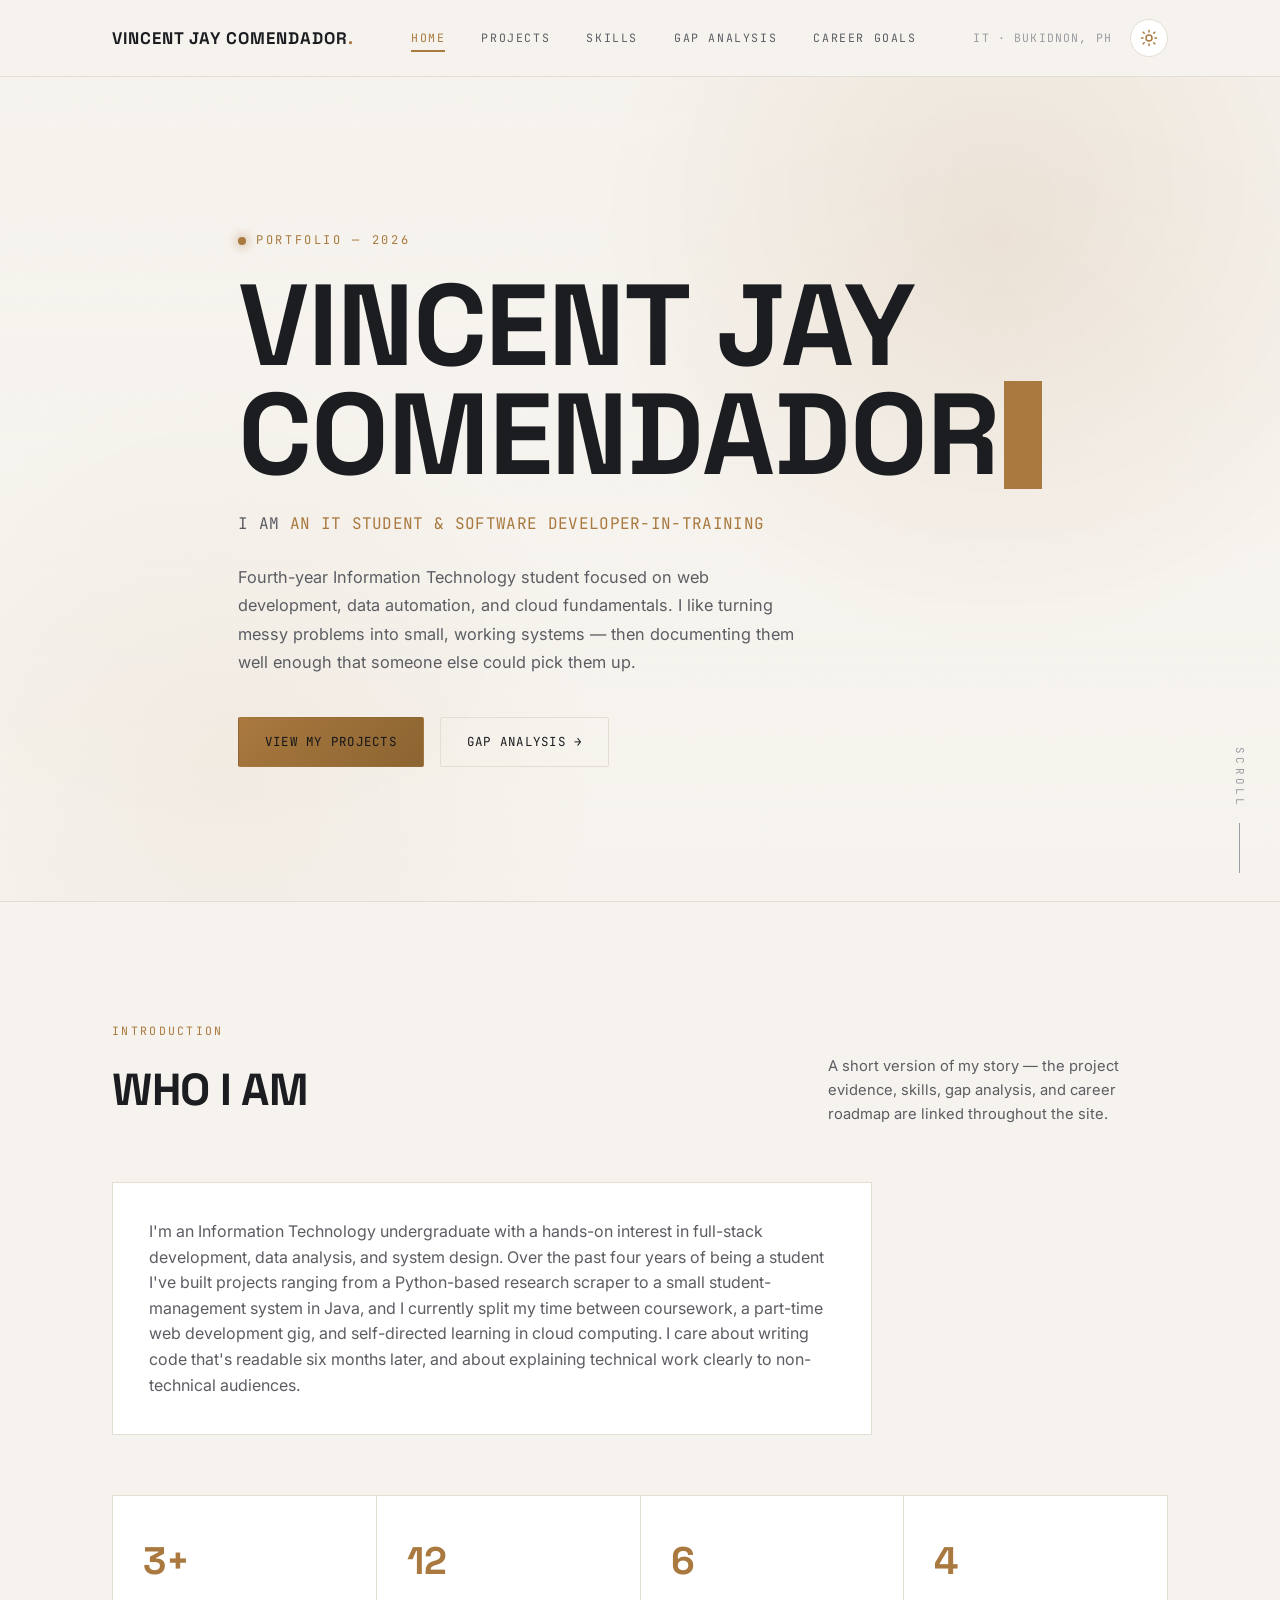
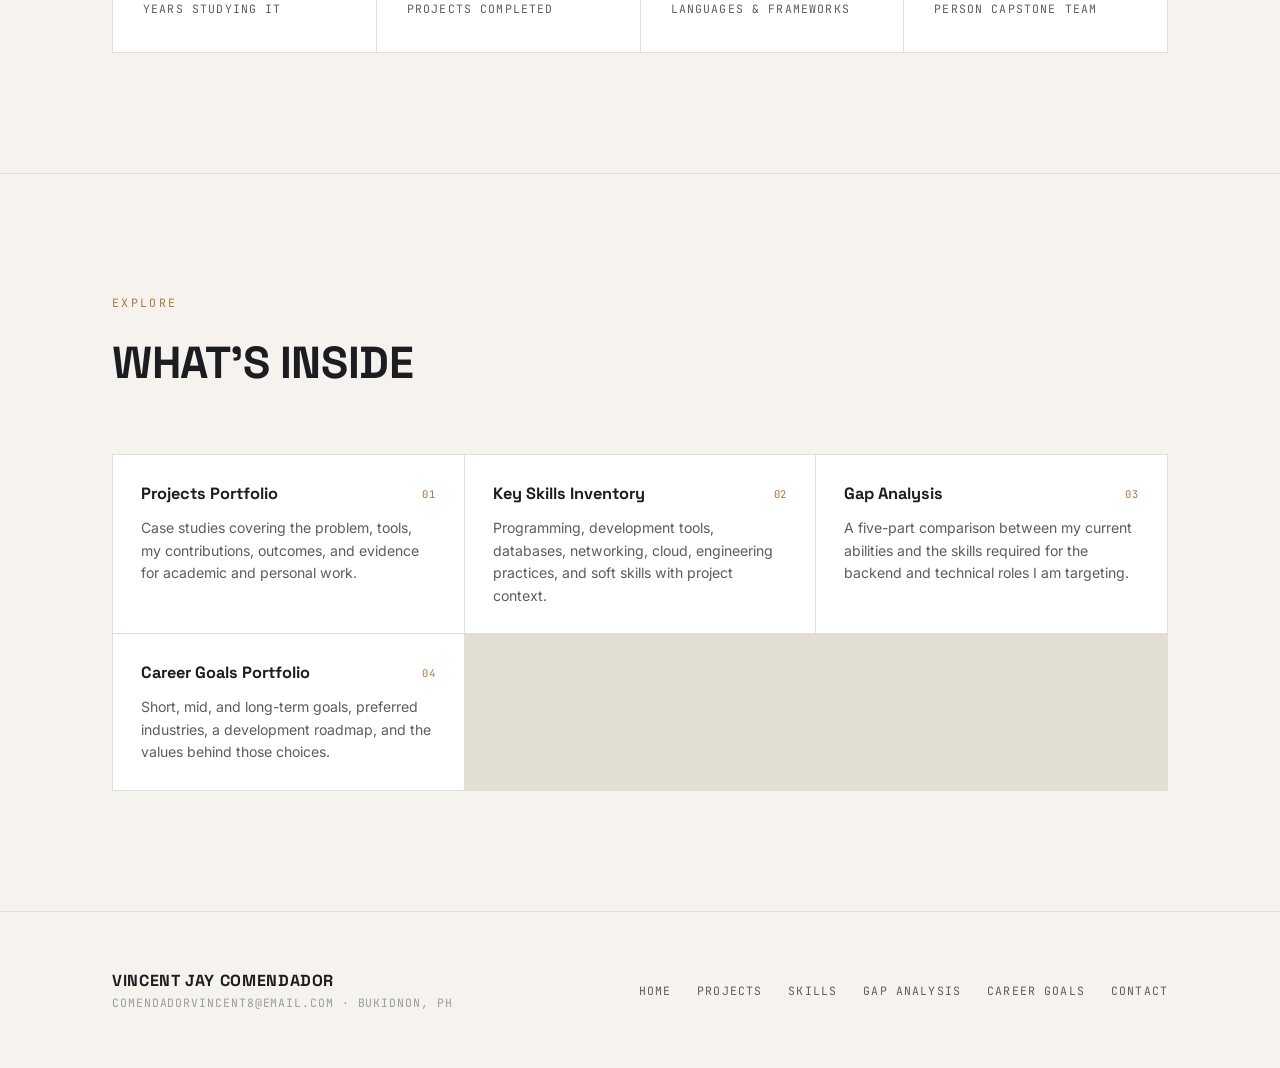
<file: index.html>
<!DOCTYPE html>
<html lang="en" data-theme="dark">
<head>
<meta charset="UTF-8">
<script>
  (function () {
    try {
      var saved = localStorage.getItem('theme');
      var theme = saved || (window.matchMedia('(prefers-color-scheme: light)').matches ? 'light' : 'dark');
      document.documentElement.setAttribute('data-theme', theme);
    } catch (e) { /* ignore — default dark theme already set in markup */ }
  })();
</script>
<meta name="viewport" content="width=device-width, initial-scale=1.0">
<title>Vincent Jay Comendador — Portfolio</title>
<meta name="description" content="Information Technology student portfolio featuring projects, skills, gap analysis, and career goals.">
<link rel="preconnect" href="https://fonts.googleapis.com">
<link href="https://fonts.googleapis.com/css2?family=Space+Grotesk:wght@500;700&family=Inter:wght@400;500;600&family=JetBrains+Mono:wght@400;500&display=swap" rel="stylesheet">
<link rel="stylesheet" href="style.css">
</head>
<body>
<div class="grain"></div>
<div class="stars" id="stars" aria-hidden="true"></div>

<nav class="site-nav" id="siteNav">
  <div class="wrap">
    <a href="index.html" class="brand">VINCENT JAY COMENDADOR<span class="dot">.</span></a>
    <ul class="nav-links" id="primaryNav">
      <li><a href="index.html" class="active">Home</a></li>
      <li><a href="projects.html">Projects</a></li>
      <li><a href="skills.html">Skills</a></li>
      <li><a href="gaps.html">Gap Analysis</a></li>
      <li><a href="goals.html">Career Goals</a></li>
    </ul>
    <div class="nav-right">
      <span class="nav-index">IT · BUKIDNON, PH</span>
      <button class="nav-toggle" id="navToggle" type="button" aria-label="Toggle navigation" aria-expanded="false" aria-controls="primaryNav">
        <span></span><span></span><span></span>
      </button>
      <button class="theme-toggle" id="themeToggle" aria-label="Toggle light and dark theme" title="Toggle theme">
        <svg class="icon icon-sun" viewBox="0 0 24 24" fill="none" stroke="currentColor" stroke-width="2" stroke-linecap="round" stroke-linejoin="round"><circle cx="12" cy="12" r="4"></circle><line x1="12" y1="2" x2="12" y2="4"></line><line x1="12" y1="20" x2="12" y2="22"></line><line x1="4.22" y1="4.22" x2="5.64" y2="5.64"></line><line x1="18.36" y1="18.36" x2="19.78" y2="19.78"></line><line x1="2" y1="12" x2="4" y2="12"></line><line x1="20" y1="12" x2="22" y2="12"></line><line x1="4.22" y1="19.78" x2="5.64" y2="18.36"></line><line x1="18.36" y1="5.64" x2="19.78" y2="4.22"></line></svg>
        <svg class="icon icon-moon" viewBox="0 0 24 24" fill="currentColor"><path d="M21 12.79A9 9 0 1 1 11.21 3 7 7 0 0 0 21 12.79z"></path></svg>
      </button>
    </div>
  </div>
</nav>

<header class="hero">
  <div class="wrap">
    <p class="hero-eyebrow">Portfolio — 2026</p>
    <h1>VINCENT JAY<br>COMENDADOR<span class="cursor">&nbsp;</span></h1>
    <p class="hero-role">I AM <span>AN IT STUDENT &amp; SOFTWARE DEVELOPER-IN-TRAINING</span></p>
    <p class="hero-lede">
      Fourth-year Information Technology student focused on web development, data
      automation, and cloud fundamentals. I like turning messy problems into small,
      working systems — then documenting them well enough that someone else could
      pick them up.
    </p>
    <div class="hero-actions">
      <a href="projects.html" class="btn btn-solid">View My Projects</a>
      <a href="gaps.html" class="btn btn-ghost">Gap Analysis →</a>
    </div>
  </div>
  <div class="scroll-cue">SCROLL</div>
</header>

<section class="section" id="about">
  <div class="wrap">
    <div class="section-head reveal">
      <div>
        <p class="section-eyebrow">Introduction</p>
        <h2>Who I Am</h2>
      </div>
      <p class="section-note">
        A short version of my story — the project evidence, skills, gap analysis,
        and career roadmap are linked throughout the site.
      </p>
    </div>

    <div class="panel reveal" style="max-width:760px;">
      <p style="color:var(--text-dim); font-size:1rem;">
        I'm an Information Technology undergraduate with a hands-on interest in
        full-stack development, data analysis, and system design. Over the past
        four years of being a student I've built projects ranging from a Python-based research
        scraper to a small student-management system in Java, and I currently
        split my time between coursework, a part-time web development gig, and
        self-directed learning in cloud computing. I care about writing code
        that's readable six months later, and about explaining technical work
        clearly to non-technical audiences.
      </p>
    </div>

    <div class="stat-row reveal">
      <div class="stat">
        <div class="num">3+</div>
        <div class="label">Years Studying IT</div>
      </div>
      <div class="stat">
        <div class="num">12</div>
        <div class="label">Projects Completed</div>
      </div>
      <div class="stat">
        <div class="num">6</div>
        <div class="label">Languages &amp; Frameworks</div>
      </div>
      <div class="stat">
        <div class="num">4</div>
        <div class="label">Person Capstone Team</div>
      </div>
    </div>
  </div>
</section>

<section class="section" id="preview">
  <div class="wrap">
    <div class="section-head reveal">
      <div>
        <p class="section-eyebrow">Explore</p>
        <h2>What's Inside</h2>
      </div>
    </div>

    <div class="skill-grid reveal" style="background:var(--line); border:1px solid var(--line);">
      <a class="skill-card" href="projects.html" style="text-decoration:none;">
        <div class="skill-top"><span class="skill-name">Projects Portfolio</span><span class="skill-level-label">01</span></div>
        <p class="skill-context">Case studies covering the problem, tools, my contributions, outcomes, and evidence for academic and personal work.</p>
      </a>
      <a class="skill-card" href="skills.html" style="text-decoration:none;">
        <div class="skill-top"><span class="skill-name">Key Skills Inventory</span><span class="skill-level-label">02</span></div>
        <p class="skill-context">Programming, development tools, databases, networking, cloud, engineering practices, and soft skills with project context.</p>
      </a>
      <a class="skill-card" href="gaps.html" style="text-decoration:none;">
        <div class="skill-top"><span class="skill-name">Gap Analysis</span><span class="skill-level-label">03</span></div>
        <p class="skill-context">A five-part comparison between my current abilities and the skills required for the backend and technical roles I am targeting.</p>
      </a>
      <a class="skill-card" href="goals.html" style="text-decoration:none;">
        <div class="skill-top"><span class="skill-name">Career Goals Portfolio</span><span class="skill-level-label">04</span></div>
        <p class="skill-context">Short, mid, and long-term goals, preferred industries, a development roadmap, and the values behind those choices.</p>
      </a>
    </div>
  </div>
</section>

<footer class="site-footer">
  <div class="wrap">
    <div>
      <div class="footer-brand">VINCENT JAY COMENDADOR</div>
      <div class="footer-meta">comendadorvincent8@email.com · Bukidnon, PH</div>
    </div>
    <ul class="footer-links">
      <li><a href="index.html">Home</a></li>
      <li><a href="projects.html">Projects</a></li>
      <li><a href="skills.html">Skills</a></li>
      <li><a href="gaps.html">Gap Analysis</a></li>
      <li><a href="goals.html">Career Goals</a></li>
      <li><a href="mailto:comendadorvincent8@email.com">Contact</a></li>
    </ul>
  </div>
</footer>

<script src="script.js" defer></script>
</body>
</html>
</file>
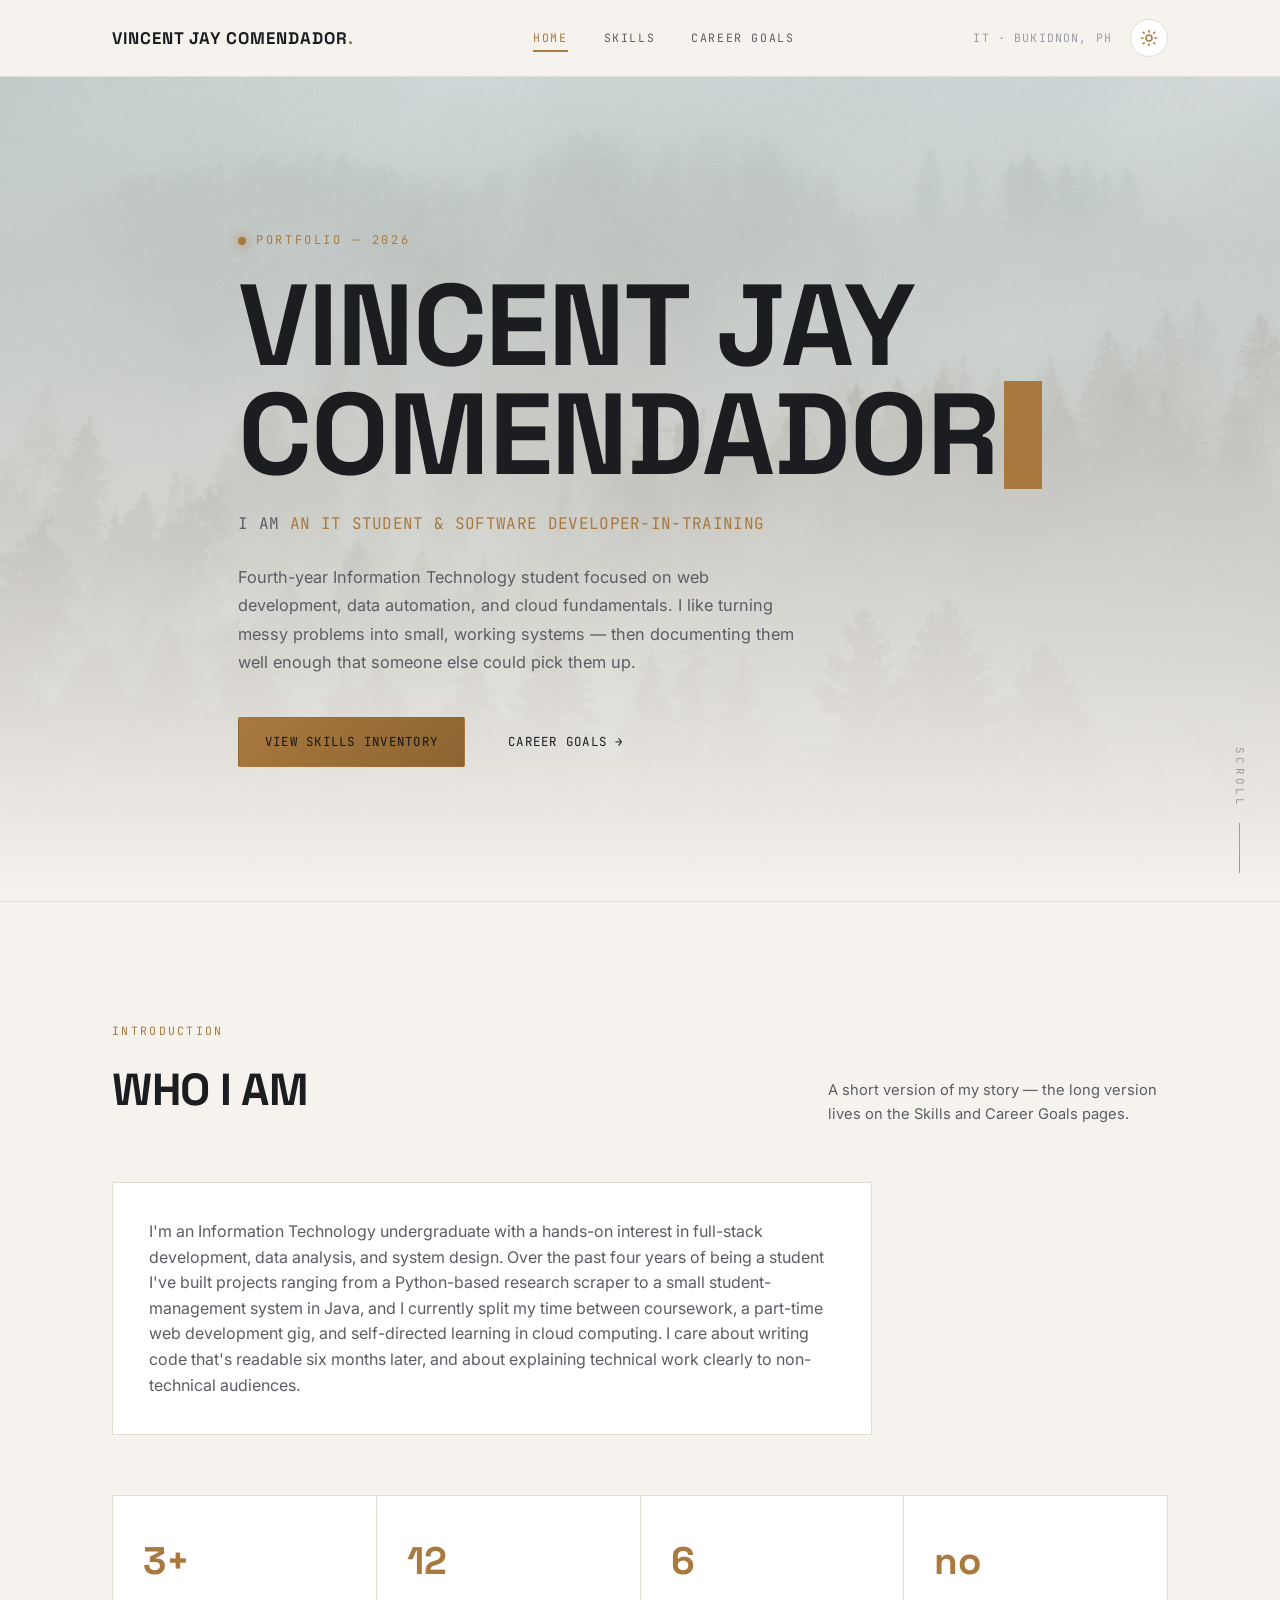
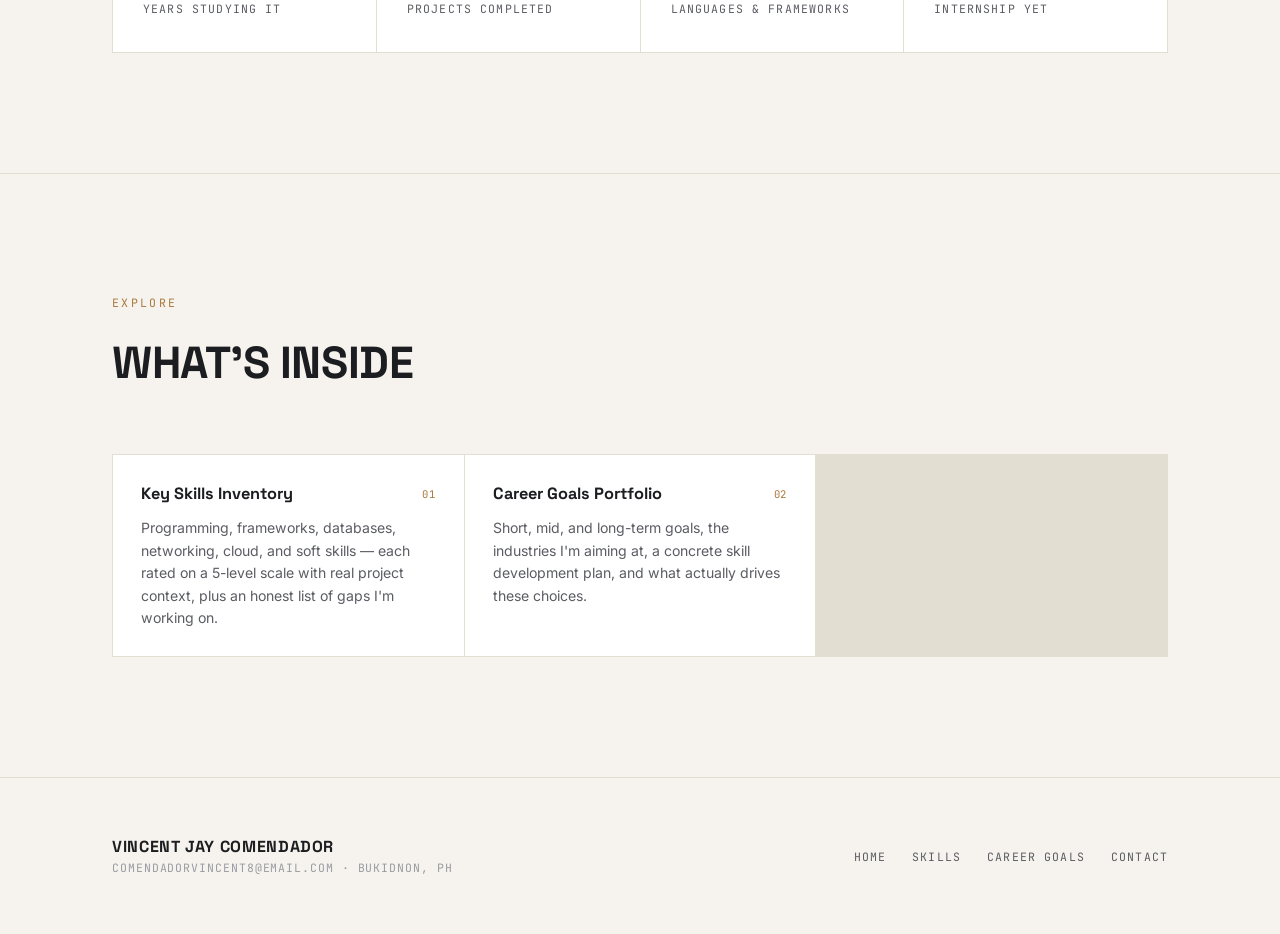
<file: portfolio/index.html>
<!DOCTYPE html>
<html lang="en" data-theme="dark">
<head>
<meta charset="UTF-8">
<script>
  (function () {
    try {
      var saved = localStorage.getItem('theme');
      var theme = saved || (window.matchMedia('(prefers-color-scheme: light)').matches ? 'light' : 'dark');
      document.documentElement.setAttribute('data-theme', theme);
    } catch (e) { /* ignore — default dark theme already set in markup */ }
  })();
</script>
<meta name="viewport" content="width=device-width, initial-scale=1.0">
<title>Vincent Jay Comendador — Portfolio</title>
<meta name="description" content="Information Technology student portfolio — skills inventory and career goals.">
<link rel="preconnect" href="https://fonts.googleapis.com">
<link href="https://fonts.googleapis.com/css2?family=Space+Grotesk:wght@500;700&family=Inter:wght@400;500;600&family=JetBrains+Mono:wght@400;500&display=swap" rel="stylesheet">
<link rel="stylesheet" href="style.css">
</head>
<body>
<div class="grain"></div>
<div class="stars" id="stars" aria-hidden="true"></div>

<nav class="site-nav">
  <div class="wrap">
    <a href="index.html" class="brand">VINCENT JAY COMENDADOR<span class="dot">.</span></a>
    <ul class="nav-links">
      <li><a href="index.html" class="active">Home</a></li>
      <li><a href="skills.html">Skills</a></li>
      <li><a href="goals.html">Career Goals</a></li>
    </ul>
    <div class="nav-right">
      <span class="nav-index">IT · BUKIDNON, PH</span>
      <button class="theme-toggle" id="themeToggle" aria-label="Toggle light and dark theme" title="Toggle theme">
        <svg class="icon icon-sun" viewBox="0 0 24 24" fill="none" stroke="currentColor" stroke-width="2" stroke-linecap="round" stroke-linejoin="round"><circle cx="12" cy="12" r="4"></circle><line x1="12" y1="2" x2="12" y2="4"></line><line x1="12" y1="20" x2="12" y2="22"></line><line x1="4.22" y1="4.22" x2="5.64" y2="5.64"></line><line x1="18.36" y1="18.36" x2="19.78" y2="19.78"></line><line x1="2" y1="12" x2="4" y2="12"></line><line x1="20" y1="12" x2="22" y2="12"></line><line x1="4.22" y1="19.78" x2="5.64" y2="18.36"></line><line x1="18.36" y1="5.64" x2="19.78" y2="4.22"></line></svg>
        <svg class="icon icon-moon" viewBox="0 0 24 24" fill="currentColor"><path d="M21 12.79A9 9 0 1 1 11.21 3 7 7 0 0 0 21 12.79z"></path></svg>
      </button>
    </div>
  </div>
</nav>

<header class="hero">
  <div class="wrap">
    <p class="hero-eyebrow">Portfolio — 2026</p>
    <h1>VINCENT JAY<br>COMENDADOR<span class="cursor">&nbsp;</span></h1>
    <p class="hero-role">I AM <span>AN IT STUDENT &amp; SOFTWARE DEVELOPER-IN-TRAINING</span></p>
    <p class="hero-lede">
      Fourth-year Information Technology student focused on web development, data
      automation, and cloud fundamentals. I like turning messy problems into small,
      working systems — then documenting them well enough that someone else could
      pick them up.
    </p>
    <div class="hero-actions">
      <a href="skills.html" class="btn btn-solid">View Skills Inventory</a>
      <a href="goals.html" class="btn btn-ghost">Career Goals →</a>
    </div>
  </div>
  <div class="scroll-cue">SCROLL</div>
</header>

<section class="section" id="about">
  <div class="wrap">
    <div class="section-head reveal">
      <div>
        <p class="section-eyebrow">Introduction</p>
        <h2>Who I Am</h2>
      </div>
      <p class="section-note">
        A short version of my story — the long version lives on the Skills and
        Career Goals pages.
      </p>
    </div>

    <div class="panel reveal" style="max-width:760px;">
      <p style="color:var(--text-dim); font-size:1rem;">
        I'm an Information Technology undergraduate with a hands-on interest in
        full-stack development, data analysis, and system design. Over the past
        four years of being a student I've built projects ranging from a Python-based research
        scraper to a small student-management system in Java, and I currently
        split my time between coursework, a part-time web development gig, and
        self-directed learning in cloud computing. I care about writing code
        that's readable six months later, and about explaining technical work
        clearly to non-technical audiences.
      </p>
    </div>

    <div class="stat-row reveal">
      <div class="stat">
        <div class="num">3+</div>
        <div class="label">Years Studying IT</div>
      </div>
      <div class="stat">
        <div class="num">12</div>
        <div class="label">Projects Completed</div>
      </div>
      <div class="stat">
        <div class="num">6</div>
        <div class="label">Languages &amp; Frameworks</div>
      </div>
      <div class="stat">
        <div class="num">no</div>
        <div class="label">Internship yet</div>
      </div>
    </div>
  </div>
</section>

<section class="section" id="preview">
  <div class="wrap">
    <div class="section-head reveal">
      <div>
        <p class="section-eyebrow">Explore</p>
        <h2>What's Inside</h2>
      </div>
    </div>

    <div class="skill-grid reveal" style="background:var(--line); border:1px solid var(--line);">
      <a class="skill-card" href="skills.html" style="text-decoration:none;">
        <div class="skill-top">
          <span class="skill-name">Key Skills Inventory</span>
          <span class="skill-level-label">01</span>
        </div>
        <p class="skill-context">
          Programming, frameworks, databases, networking, cloud, and soft
          skills — each rated on a 5-level scale with real project context,
          plus an honest list of gaps I'm working on.
        </p>
      </a>
      <a class="skill-card" href="goals.html" style="text-decoration:none;">
        <div class="skill-top">
          <span class="skill-name">Career Goals Portfolio</span>
          <span class="skill-level-label">02</span>
        </div>
        <p class="skill-context">
          Short, mid, and long-term goals, the industries I'm aiming at, a
          concrete skill development plan, and what actually drives these
          choices.
        </p>
      </a>
    </div>
  </div>
</section>

<footer class="site-footer">
  <div class="wrap">
    <div>
      <div class="footer-brand">VINCENT JAY COMENDADOR</div>
      <div class="footer-meta">comendadorvincent8@email.com · Bukidnon, PH</div>
    </div>
    <ul class="footer-links">
      <li><a href="index.html">Home</a></li>
      <li><a href="skills.html">Skills</a></li>
      <li><a href="goals.html">Career Goals</a></li>
      <li><a href="mailto:comendadorvincent8@email.com">Contact</a></li>
    </ul>
  </div>
</footer>

<script src="script.js" defer></script>
</body>
</html>
</file>
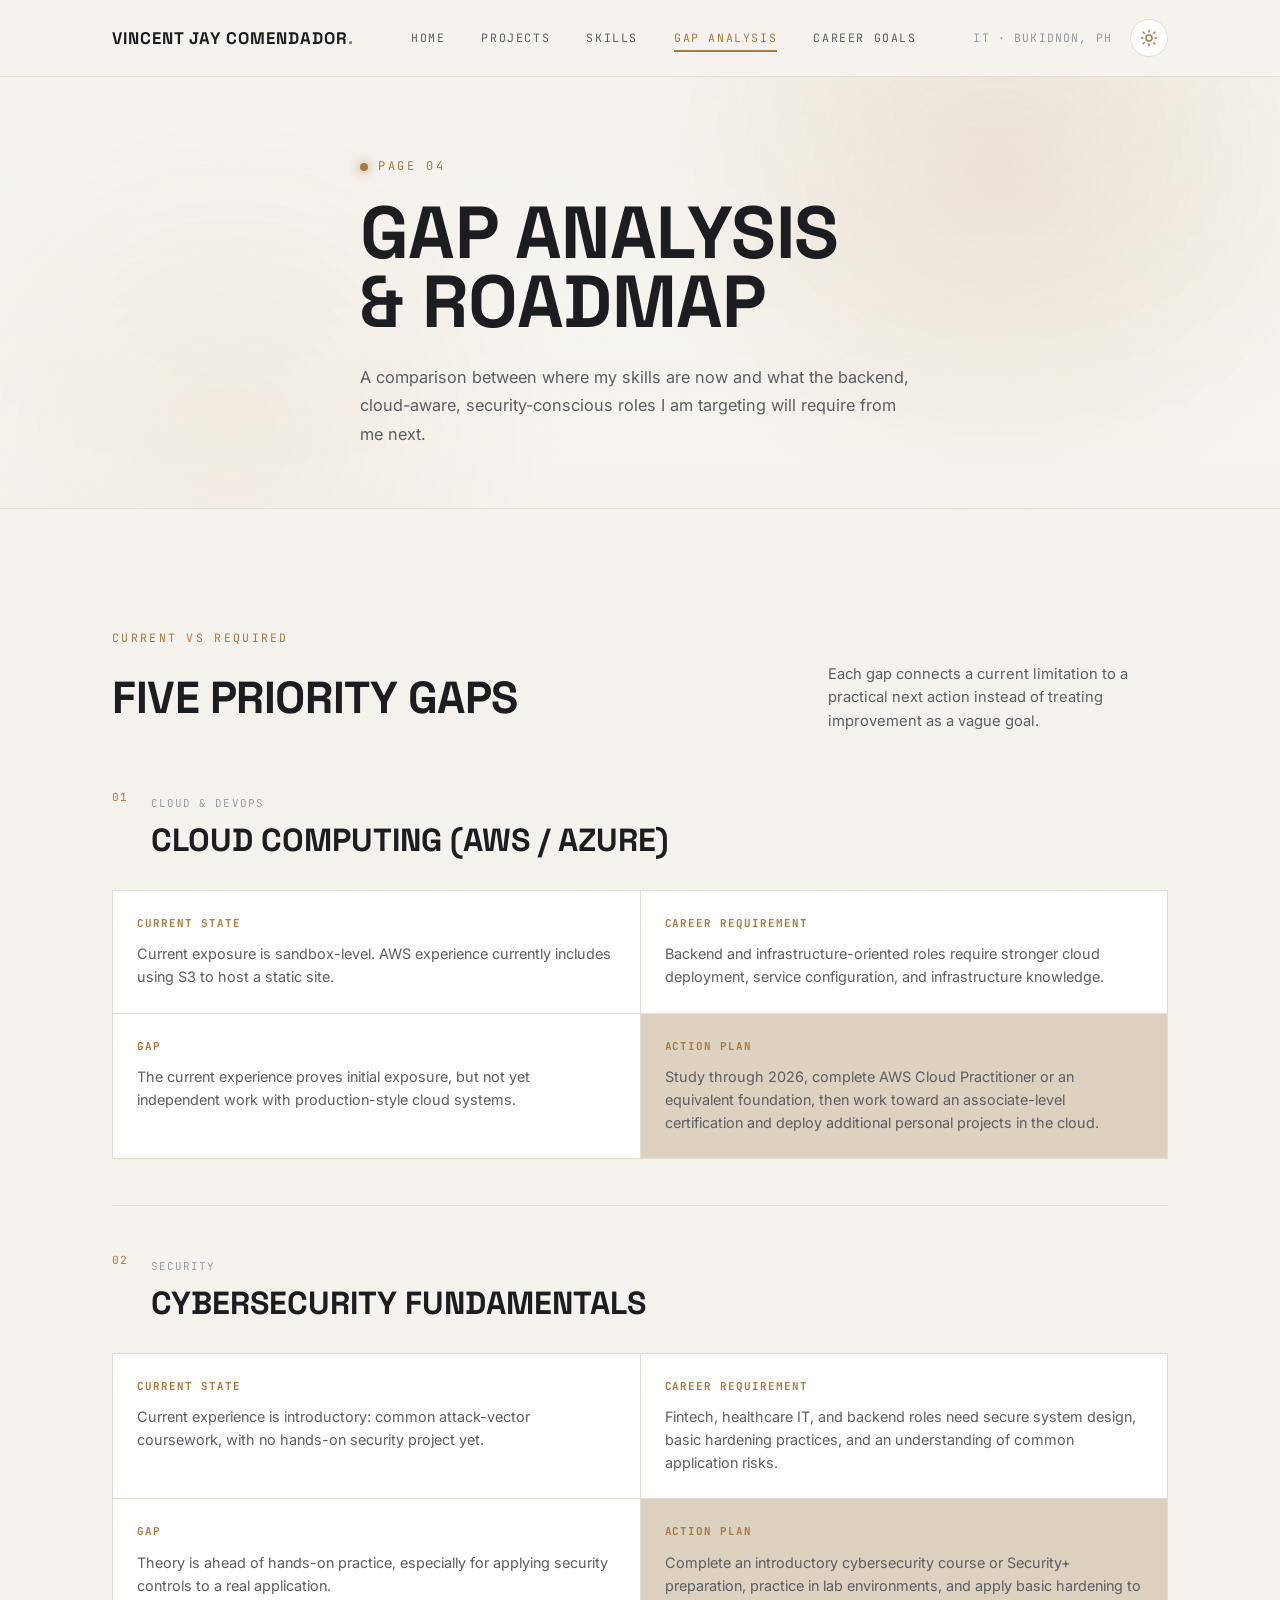
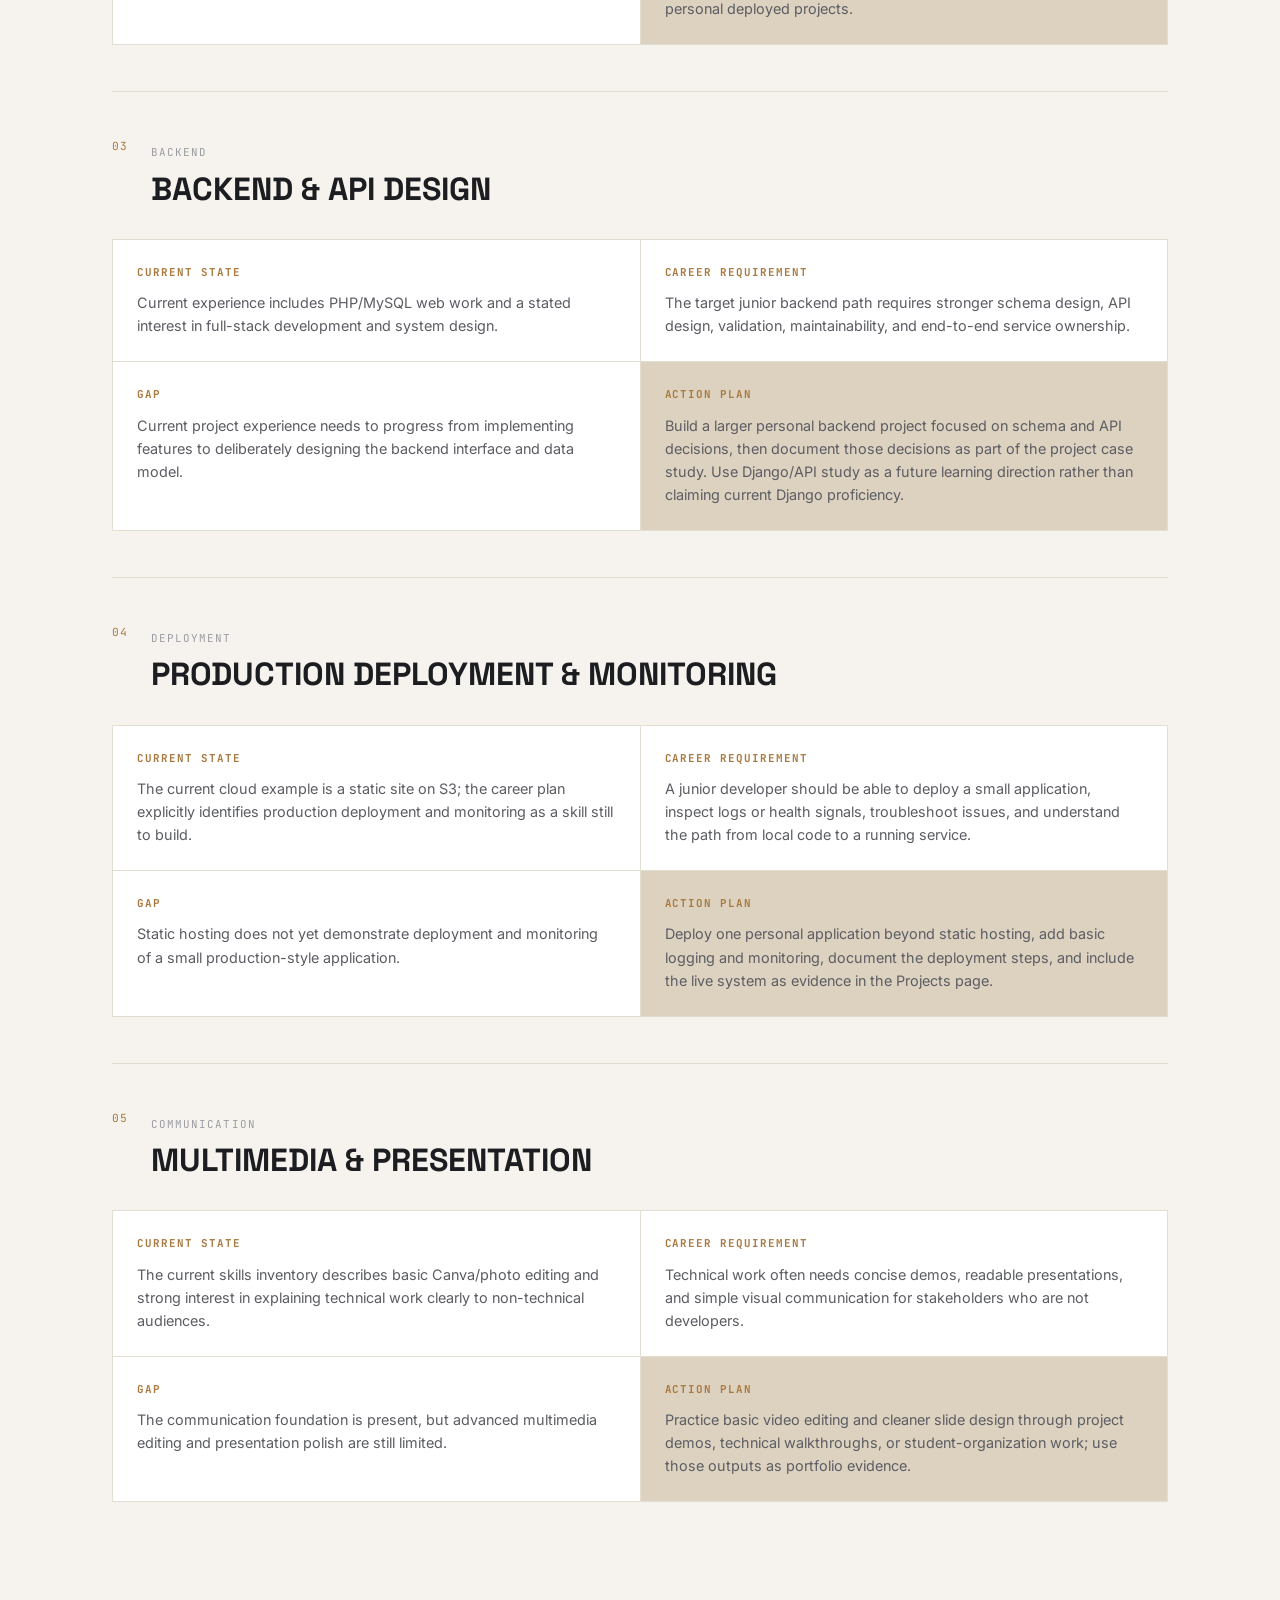
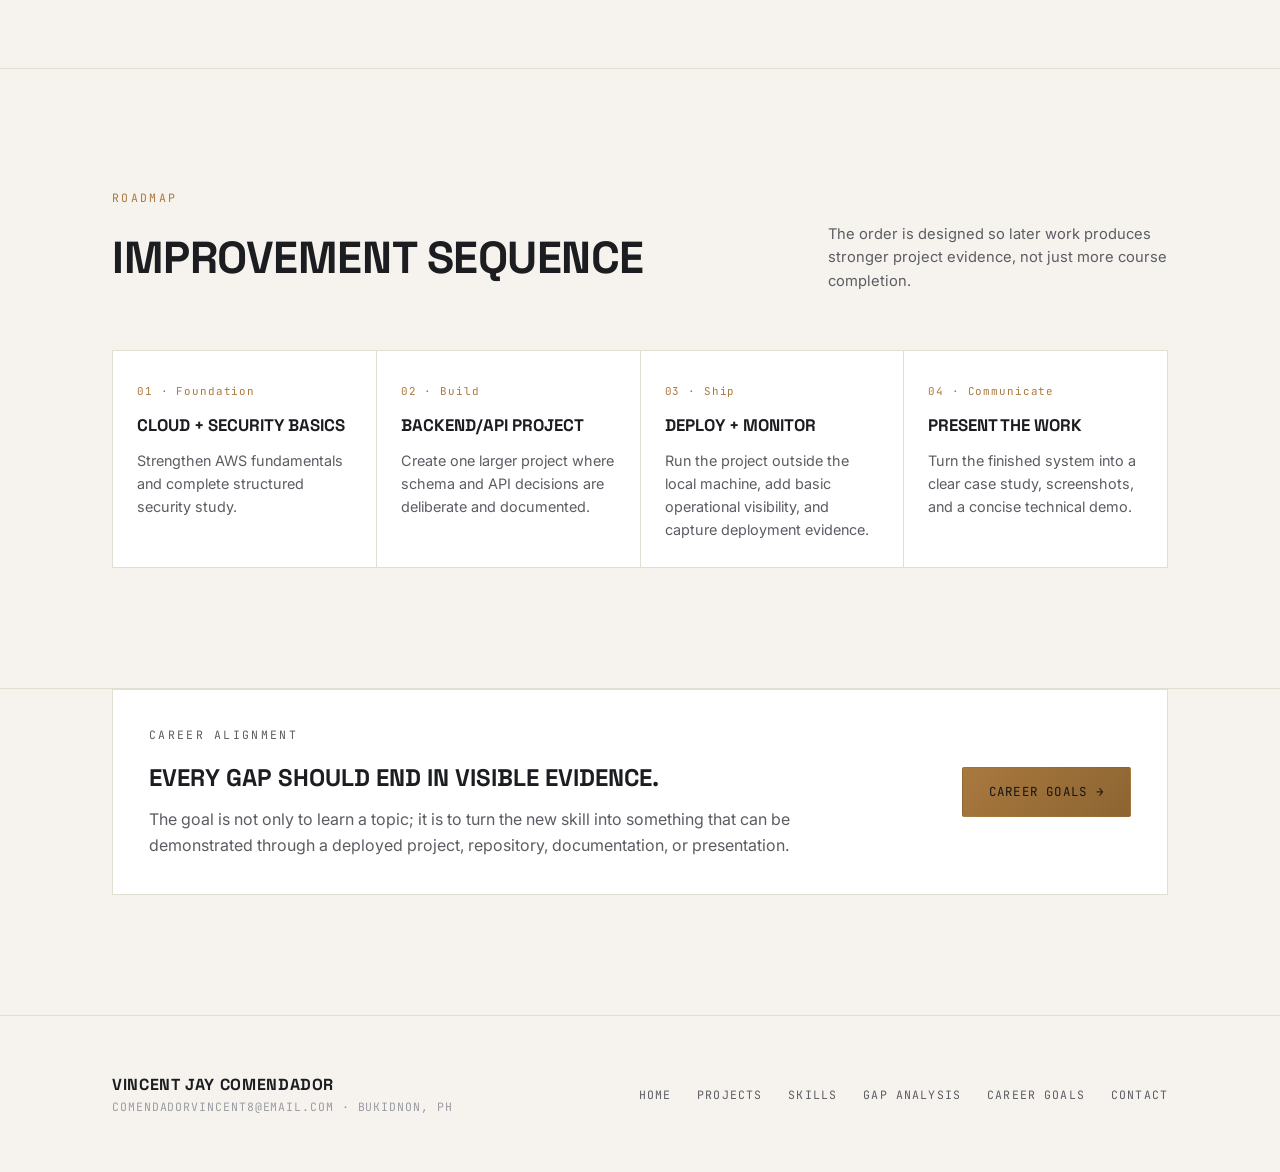
<file: gaps.html>
<!DOCTYPE html>
<html lang="en" data-theme="dark">
<head>
<meta charset="UTF-8">
<script>
  (function () {
    try {
      var saved = localStorage.getItem('theme');
      var theme = saved || (window.matchMedia('(prefers-color-scheme: light)').matches ? 'light' : 'dark');
      document.documentElement.setAttribute('data-theme', theme);
    } catch (e) { /* ignore — default dark theme already set in markup */ }
  })();
</script>
<meta name="viewport" content="width=device-width, initial-scale=1.0">
<title>Gap Analysis — Vincent Jay Comendador</title>
<meta name="description" content="Career skill gap analysis and improvement roadmap for Vincent Jay Comendador.">
<link rel="preconnect" href="https://fonts.googleapis.com">
<link href="https://fonts.googleapis.com/css2?family=Space+Grotesk:wght@500;700&family=Inter:wght@400;500;600&family=JetBrains+Mono:wght@400;500&display=swap" rel="stylesheet">
<link rel="stylesheet" href="style.css">
</head>
<body>
<div class="grain"></div><div class="stars" id="stars" aria-hidden="true"></div>
<nav class="site-nav" id="siteNav">
  <div class="wrap">
    <a href="index.html" class="brand">VINCENT JAY COMENDADOR<span class="dot">.</span></a>
    <ul class="nav-links" id="primaryNav">
      <li><a href="index.html">Home</a></li>
      <li><a href="projects.html">Projects</a></li>
      <li><a href="skills.html">Skills</a></li>
      <li><a href="gaps.html" class="active">Gap Analysis</a></li>
      <li><a href="goals.html">Career Goals</a></li>
    </ul>
    <div class="nav-right">
      <span class="nav-index">IT · BUKIDNON, PH</span>
      <button class="nav-toggle" id="navToggle" type="button" aria-label="Toggle navigation" aria-expanded="false" aria-controls="primaryNav">
        <span></span><span></span><span></span>
      </button>
      <button class="theme-toggle" id="themeToggle" aria-label="Toggle light and dark theme" title="Toggle theme">
        <svg class="icon icon-sun" viewBox="0 0 24 24" fill="none" stroke="currentColor" stroke-width="2" stroke-linecap="round" stroke-linejoin="round"><circle cx="12" cy="12" r="4"></circle><line x1="12" y1="2" x2="12" y2="4"></line><line x1="12" y1="20" x2="12" y2="22"></line><line x1="4.22" y1="4.22" x2="5.64" y2="5.64"></line><line x1="18.36" y1="18.36" x2="19.78" y2="19.78"></line><line x1="2" y1="12" x2="4" y2="12"></line><line x1="20" y1="12" x2="22" y2="12"></line><line x1="4.22" y1="19.78" x2="5.64" y2="18.36"></line><line x1="18.36" y1="5.64" x2="19.78" y2="4.22"></line></svg>
        <svg class="icon icon-moon" viewBox="0 0 24 24" fill="currentColor"><path d="M21 12.79A9 9 0 1 1 11.21 3 7 7 0 0 0 21 12.79z"></path></svg>
      </button>
    </div>
  </div>
</nav>
<header class="hero page-hero">
  <div class="wrap"><p class="hero-eyebrow">Page 04</p><h1>GAP ANALYSIS<br>&amp; ROADMAP</h1><p class="hero-lede">A comparison between where my skills are now and what the backend, cloud-aware, security-conscious roles I am targeting will require from me next.</p></div>
</header>
<section class="section">
  <div class="wrap">
    <div class="section-head reveal"><div><p class="section-eyebrow">Current vs Required</p><h2>Five Priority Gaps</h2></div><p class="section-note">Each gap connects a current limitation to a practical next action instead of treating improvement as a vague goal.</p></div>
    <article class="gap-analysis-card reveal">
      <div class="gap-analysis-head"><span class="gap-number">01</span><div><span class="gap-domain">Cloud & DevOps</span><h3>Cloud Computing (AWS / Azure)</h3></div></div>
      <div class="gap-analysis-grid">
        <div><h4>Current State</h4><p>Current exposure is sandbox-level. AWS experience currently includes using S3 to host a static site.</p></div>
        <div><h4>Career Requirement</h4><p>Backend and infrastructure-oriented roles require stronger cloud deployment, service configuration, and infrastructure knowledge.</p></div>
        <div><h4>Gap</h4><p>The current experience proves initial exposure, but not yet independent work with production-style cloud systems.</p></div>
        <div class="gap-plan"><h4>Action Plan</h4><p>Study through 2026, complete AWS Cloud Practitioner or an equivalent foundation, then work toward an associate-level certification and deploy additional personal projects in the cloud.</p></div>
      </div>
    </article><article class="gap-analysis-card reveal">
      <div class="gap-analysis-head"><span class="gap-number">02</span><div><span class="gap-domain">Security</span><h3>Cybersecurity Fundamentals</h3></div></div>
      <div class="gap-analysis-grid">
        <div><h4>Current State</h4><p>Current experience is introductory: common attack-vector coursework, with no hands-on security project yet.</p></div>
        <div><h4>Career Requirement</h4><p>Fintech, healthcare IT, and backend roles need secure system design, basic hardening practices, and an understanding of common application risks.</p></div>
        <div><h4>Gap</h4><p>Theory is ahead of hands-on practice, especially for applying security controls to a real application.</p></div>
        <div class="gap-plan"><h4>Action Plan</h4><p>Complete an introductory cybersecurity course or Security+ preparation, practice in lab environments, and apply basic hardening to personal deployed projects.</p></div>
      </div>
    </article><article class="gap-analysis-card reveal">
      <div class="gap-analysis-head"><span class="gap-number">03</span><div><span class="gap-domain">Backend</span><h3>Backend &amp; API Design</h3></div></div>
      <div class="gap-analysis-grid">
        <div><h4>Current State</h4><p>Current experience includes PHP/MySQL web work and a stated interest in full-stack development and system design.</p></div>
        <div><h4>Career Requirement</h4><p>The target junior backend path requires stronger schema design, API design, validation, maintainability, and end-to-end service ownership.</p></div>
        <div><h4>Gap</h4><p>Current project experience needs to progress from implementing features to deliberately designing the backend interface and data model.</p></div>
        <div class="gap-plan"><h4>Action Plan</h4><p>Build a larger personal backend project focused on schema and API decisions, then document those decisions as part of the project case study. Use Django/API study as a future learning direction rather than claiming current Django proficiency.</p></div>
      </div>
    </article><article class="gap-analysis-card reveal">
      <div class="gap-analysis-head"><span class="gap-number">04</span><div><span class="gap-domain">Deployment</span><h3>Production Deployment &amp; Monitoring</h3></div></div>
      <div class="gap-analysis-grid">
        <div><h4>Current State</h4><p>The current cloud example is a static site on S3; the career plan explicitly identifies production deployment and monitoring as a skill still to build.</p></div>
        <div><h4>Career Requirement</h4><p>A junior developer should be able to deploy a small application, inspect logs or health signals, troubleshoot issues, and understand the path from local code to a running service.</p></div>
        <div><h4>Gap</h4><p>Static hosting does not yet demonstrate deployment and monitoring of a small production-style application.</p></div>
        <div class="gap-plan"><h4>Action Plan</h4><p>Deploy one personal application beyond static hosting, add basic logging and monitoring, document the deployment steps, and include the live system as evidence in the Projects page.</p></div>
      </div>
    </article><article class="gap-analysis-card reveal">
      <div class="gap-analysis-head"><span class="gap-number">05</span><div><span class="gap-domain">Communication</span><h3>Multimedia &amp; Presentation</h3></div></div>
      <div class="gap-analysis-grid">
        <div><h4>Current State</h4><p>The current skills inventory describes basic Canva/photo editing and strong interest in explaining technical work clearly to non-technical audiences.</p></div>
        <div><h4>Career Requirement</h4><p>Technical work often needs concise demos, readable presentations, and simple visual communication for stakeholders who are not developers.</p></div>
        <div><h4>Gap</h4><p>The communication foundation is present, but advanced multimedia editing and presentation polish are still limited.</p></div>
        <div class="gap-plan"><h4>Action Plan</h4><p>Practice basic video editing and cleaner slide design through project demos, technical walkthroughs, or student-organization work; use those outputs as portfolio evidence.</p></div>
      </div>
    </article>
  </div>
</section>
<section class="section">
  <div class="wrap">
    <div class="section-head reveal"><div><p class="section-eyebrow">Roadmap</p><h2>Improvement Sequence</h2></div><p class="section-note">The order is designed so later work produces stronger project evidence, not just more course completion.</p></div>
    <div class="roadmap-grid reveal">
      <div class="roadmap-step"><span>01 · Foundation</span><h3>Cloud + Security Basics</h3><p>Strengthen AWS fundamentals and complete structured security study.</p></div>
      <div class="roadmap-step"><span>02 · Build</span><h3>Backend/API Project</h3><p>Create one larger project where schema and API decisions are deliberate and documented.</p></div>
      <div class="roadmap-step"><span>03 · Ship</span><h3>Deploy + Monitor</h3><p>Run the project outside the local machine, add basic operational visibility, and capture deployment evidence.</p></div>
      <div class="roadmap-step"><span>04 · Communicate</span><h3>Present the Work</h3><p>Turn the finished system into a clear case study, screenshots, and a concise technical demo.</p></div>
    </div>
  </div>
</section>
<section class="section" style="padding-top:0;"><div class="wrap"><div class="panel reveal project-note"><div><p class="section-eyebrow">Career Alignment</p><h2>Every gap should end in visible evidence.</h2><p>The goal is not only to learn a topic; it is to turn the new skill into something that can be demonstrated through a deployed project, repository, documentation, or presentation.</p></div><a href="goals.html" class="btn btn-solid">Career Goals →</a></div></div></section>
<footer class="site-footer">
  <div class="wrap">
    <div>
      <div class="footer-brand">VINCENT JAY COMENDADOR</div>
      <div class="footer-meta">comendadorvincent8@email.com · Bukidnon, PH</div>
    </div>
    <ul class="footer-links">
      <li><a href="index.html">Home</a></li>
      <li><a href="projects.html">Projects</a></li>
      <li><a href="skills.html">Skills</a></li>
      <li><a href="gaps.html">Gap Analysis</a></li>
      <li><a href="goals.html">Career Goals</a></li>
      <li><a href="mailto:comendadorvincent8@email.com">Contact</a></li>
    </ul>
  </div>
</footer>
<script src="script.js" defer></script>
</body>
</html>
</file>
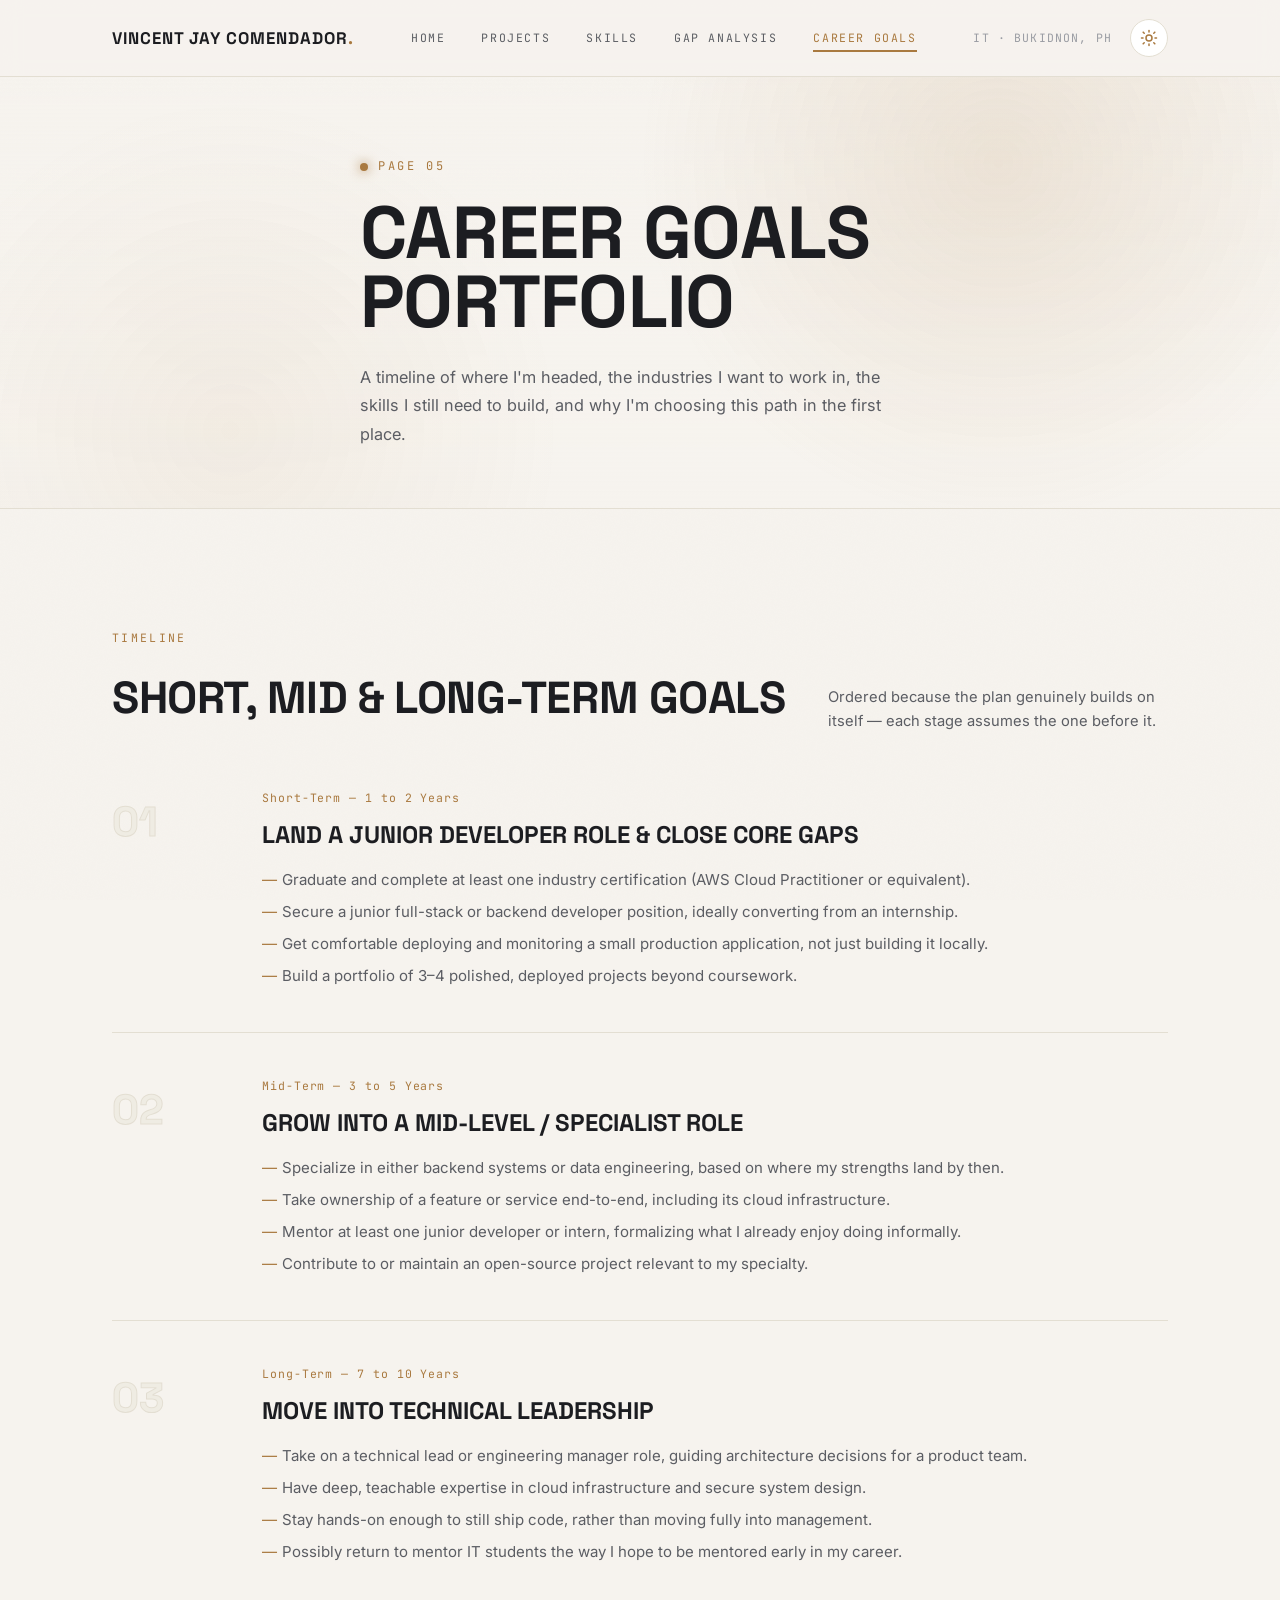
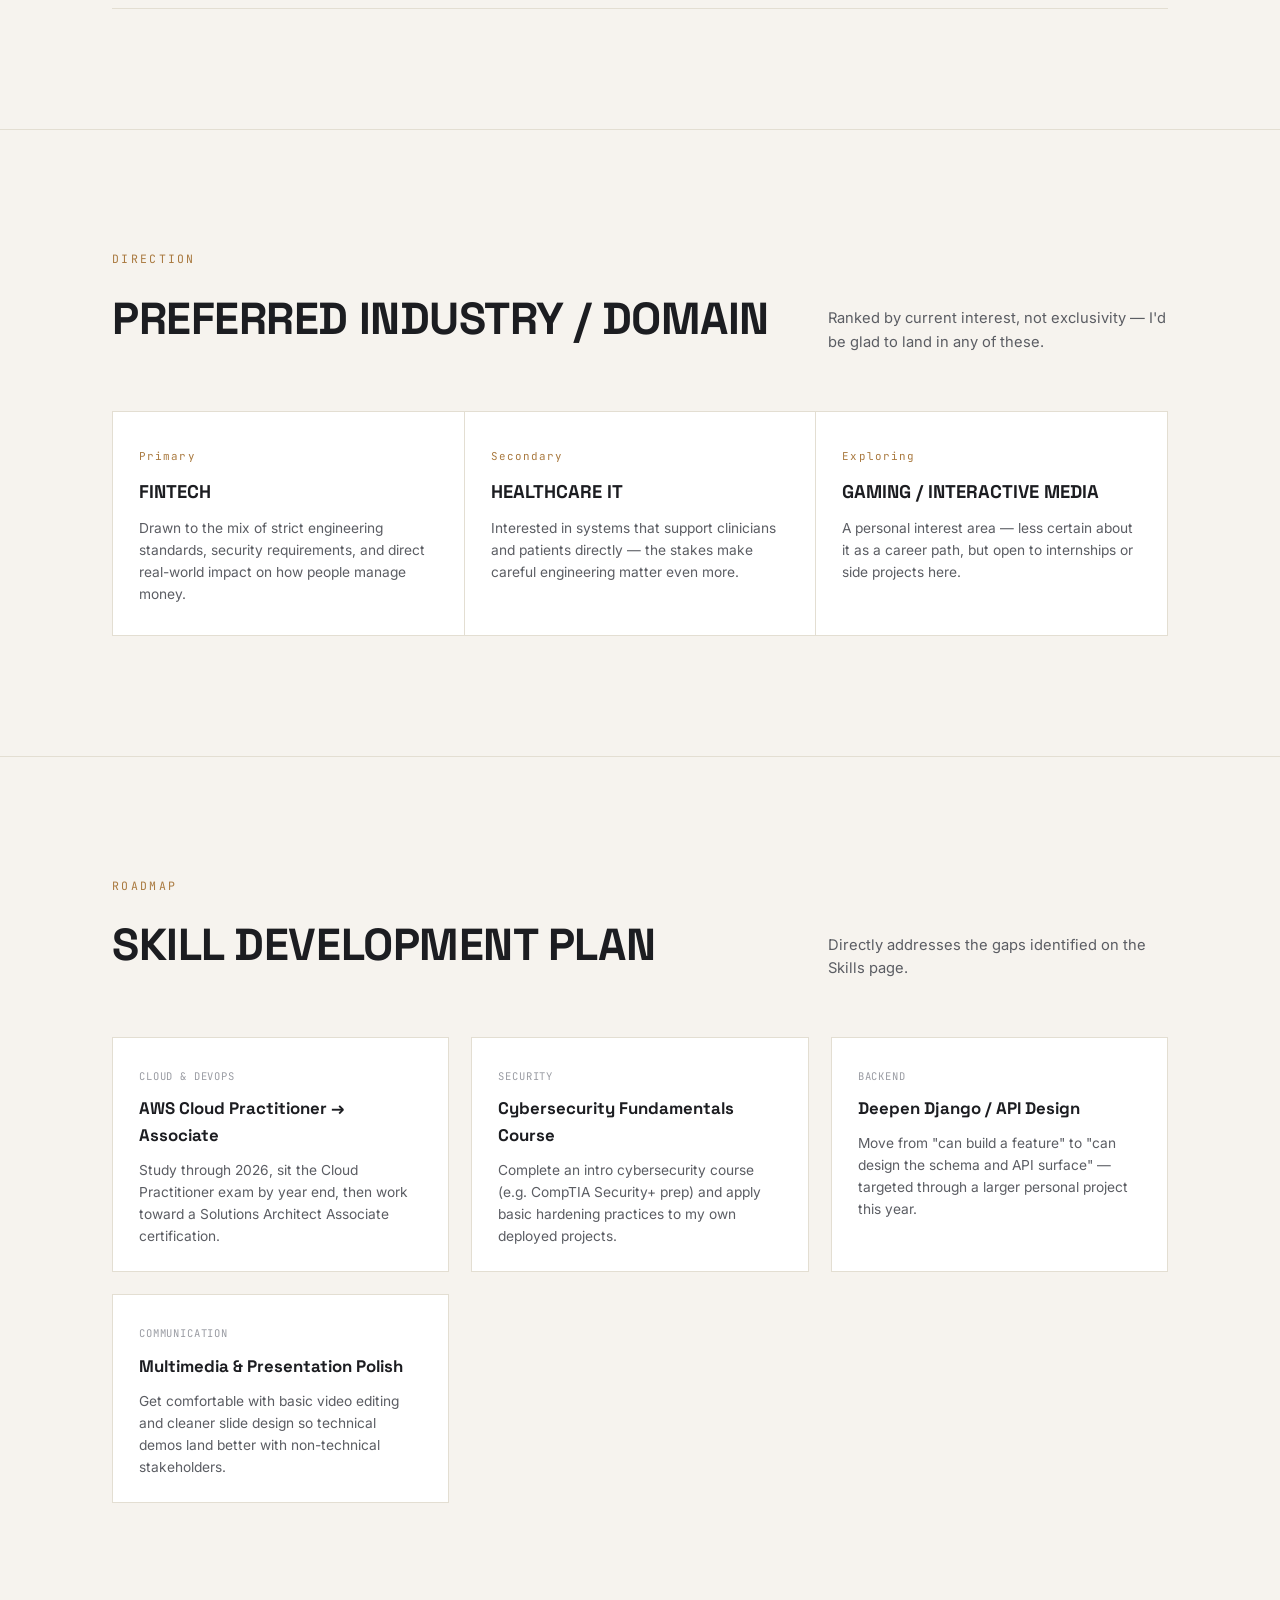
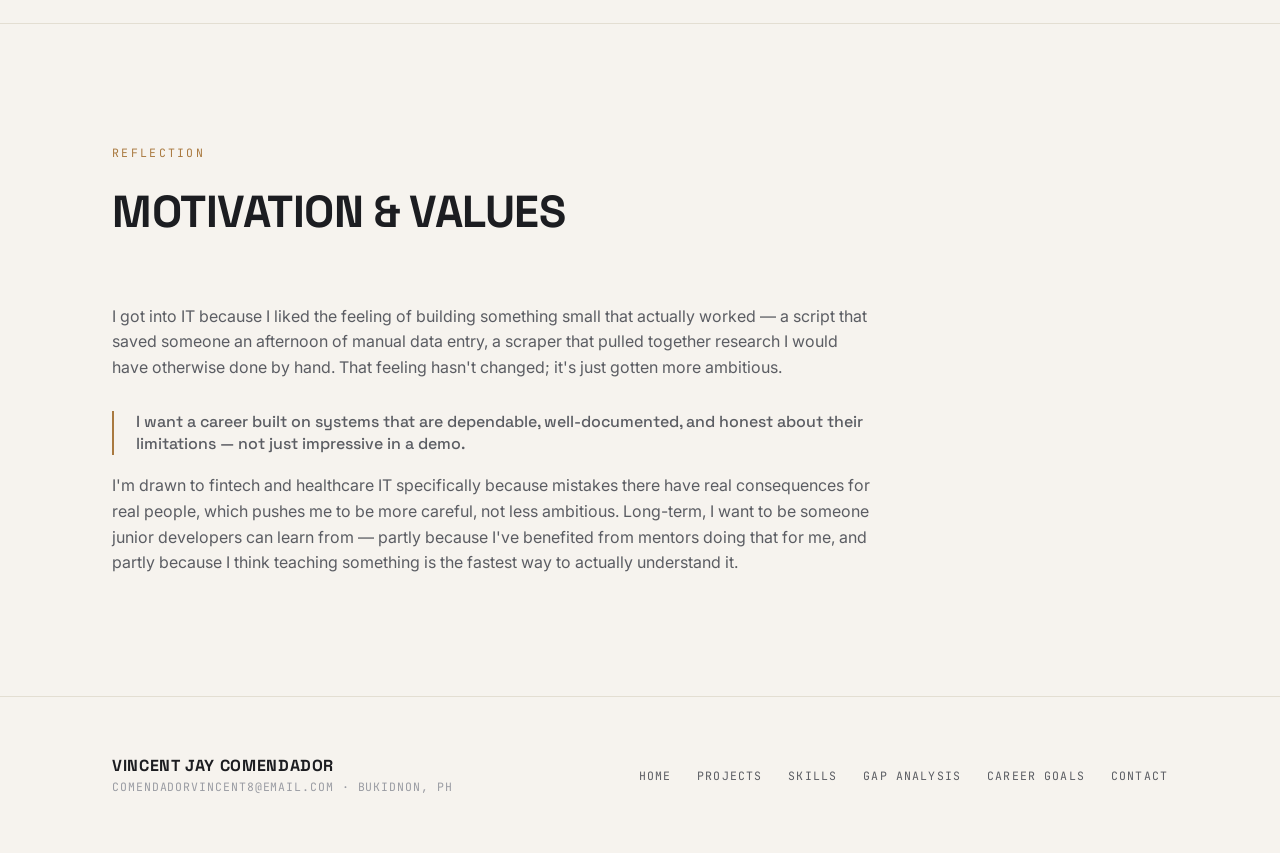
<file: goals.html>
<!DOCTYPE html>
<html lang="en" data-theme="dark">
<head>
<meta charset="UTF-8">
<script>
  (function () {
    try {
      var saved = localStorage.getItem('theme');
      var theme = saved || (window.matchMedia('(prefers-color-scheme: light)').matches ? 'light' : 'dark');
      document.documentElement.setAttribute('data-theme', theme);
    } catch (e) { /* ignore — default dark theme already set in markup */ }
  })();
</script>
<meta name="viewport" content="width=device-width, initial-scale=1.0">
<title>Career Goals — Vincent Jay Comendador</title>
<link rel="preconnect" href="https://fonts.googleapis.com">
<link href="https://fonts.googleapis.com/css2?family=Space+Grotesk:wght@500;700&family=Inter:wght@400;500;600&family=JetBrains+Mono:wght@400;500&display=swap" rel="stylesheet">
<link rel="stylesheet" href="style.css">
</head>
<body>
<div class="grain"></div>
<div class="stars" id="stars" aria-hidden="true"></div>

<nav class="site-nav" id="siteNav">
  <div class="wrap">
    <a href="index.html" class="brand">VINCENT JAY COMENDADOR<span class="dot">.</span></a>
    <ul class="nav-links" id="primaryNav">
      <li><a href="index.html">Home</a></li>
      <li><a href="projects.html">Projects</a></li>
      <li><a href="skills.html">Skills</a></li>
      <li><a href="gaps.html">Gap Analysis</a></li>
      <li><a href="goals.html" class="active">Career Goals</a></li>
    </ul>
    <div class="nav-right">
      <span class="nav-index">IT · BUKIDNON, PH</span>
      <button class="nav-toggle" id="navToggle" type="button" aria-label="Toggle navigation" aria-expanded="false" aria-controls="primaryNav">
        <span></span><span></span><span></span>
      </button>
      <button class="theme-toggle" id="themeToggle" aria-label="Toggle light and dark theme" title="Toggle theme">
        <svg class="icon icon-sun" viewBox="0 0 24 24" fill="none" stroke="currentColor" stroke-width="2" stroke-linecap="round" stroke-linejoin="round"><circle cx="12" cy="12" r="4"></circle><line x1="12" y1="2" x2="12" y2="4"></line><line x1="12" y1="20" x2="12" y2="22"></line><line x1="4.22" y1="4.22" x2="5.64" y2="5.64"></line><line x1="18.36" y1="18.36" x2="19.78" y2="19.78"></line><line x1="2" y1="12" x2="4" y2="12"></line><line x1="20" y1="12" x2="22" y2="12"></line><line x1="4.22" y1="19.78" x2="5.64" y2="18.36"></line><line x1="18.36" y1="5.64" x2="19.78" y2="4.22"></line></svg>
        <svg class="icon icon-moon" viewBox="0 0 24 24" fill="currentColor"><path d="M21 12.79A9 9 0 1 1 11.21 3 7 7 0 0 0 21 12.79z"></path></svg>
      </button>
    </div>
  </div>
</nav>

<header class="hero" style="min-height:auto; padding:80px 0 60px;">
  <div class="wrap">
    <p class="hero-eyebrow">Page 05</p>
    <h1 style="font-size:clamp(2.4rem,7vw,4.6rem);">CAREER GOALS<br>PORTFOLIO</h1>
    <p class="hero-lede">
      A timeline of where I'm headed, the industries I want to work in, the
      skills I still need to build, and why I'm choosing this path in the
      first place.
    </p>
  </div>
</header>

<section class="section">
  <div class="wrap">
    <div class="section-head reveal">
      <div>
        <p class="section-eyebrow">Timeline</p>
        <h2>Short, Mid &amp; Long-Term Goals</h2>
      </div>
      <p class="section-note">
        Ordered because the plan genuinely builds on itself — each stage
        assumes the one before it.
      </p>
    </div>

    <div class="timeline">
      <div class="tl-item reveal">
        <div class="tl-index">01</div>
        <div>
          <span class="tl-range">Short-Term — 1 to 2 Years</span>
          <h3>Land a Junior Developer Role &amp; Close Core Gaps</h3>
          <ul>
            <li>Graduate and complete at least one industry certification (AWS Cloud Practitioner or equivalent).</li>
            <li>Secure a junior full-stack or backend developer position, ideally converting from an internship.</li>
            <li>Get comfortable deploying and monitoring a small production application, not just building it locally.</li>
            <li>Build a portfolio of 3–4 polished, deployed projects beyond coursework.</li>
          </ul>
        </div>
      </div>

      <div class="tl-item reveal reveal-delay-1">
        <div class="tl-index">02</div>
        <div>
          <span class="tl-range">Mid-Term — 3 to 5 Years</span>
          <h3>Grow Into a Mid-Level / Specialist Role</h3>
          <ul>
            <li>Specialize in either backend systems or data engineering, based on where my strengths land by then.</li>
            <li>Take ownership of a feature or service end-to-end, including its cloud infrastructure.</li>
            <li>Mentor at least one junior developer or intern, formalizing what I already enjoy doing informally.</li>
            <li>Contribute to or maintain an open-source project relevant to my specialty.</li>
          </ul>
        </div>
      </div>

      <div class="tl-item reveal reveal-delay-2">
        <div class="tl-index">03</div>
        <div>
          <span class="tl-range">Long-Term — 7 to 10 Years</span>
          <h3>Move Into Technical Leadership</h3>
          <ul>
            <li>Take on a technical lead or engineering manager role, guiding architecture decisions for a product team.</li>
            <li>Have deep, teachable expertise in cloud infrastructure and secure system design.</li>
            <li>Stay hands-on enough to still ship code, rather than moving fully into management.</li>
            <li>Possibly return to mentor IT students the way I hope to be mentored early in my career.</li>
          </ul>
        </div>
      </div>
    </div>
  </div>
</section>

<section class="section">
  <div class="wrap">
    <div class="section-head reveal">
      <div>
        <p class="section-eyebrow">Direction</p>
        <h2>Preferred Industry / Domain</h2>
      </div>
      <p class="section-note">
        Ranked by current interest, not exclusivity — I'd be glad to land in
        any of these.
      </p>
    </div>

    <div class="domain-grid reveal">
      <div class="domain-card">
        <span class="rank">Primary</span>
        <h4>Fintech</h4>
        <p>Drawn to the mix of strict engineering standards, security
        requirements, and direct real-world impact on how people manage
        money.</p>
      </div>
      <div class="domain-card">
        <span class="rank">Secondary</span>
        <h4>Healthcare IT</h4>
        <p>Interested in systems that support clinicians and patients
        directly — the stakes make careful engineering matter even more.</p>
      </div>
      <div class="domain-card">
        <span class="rank">Exploring</span>
        <h4>Gaming / Interactive Media</h4>
        <p>A personal interest area — less certain about it as a career path,
        but open to internships or side projects here.</p>
      </div>
    </div>
  </div>
</section>

<section class="section">
  <div class="wrap">
    <div class="section-head reveal">
      <div>
        <p class="section-eyebrow">Roadmap</p>
        <h2>Skill Development Plan</h2>
      </div>
      <p class="section-note">
        Directly addresses the gaps identified on the Skills page.
      </p>
    </div>

    <div class="dev-plan-grid reveal">
      <div class="dev-plan-card">
        <span class="tag">Cloud &amp; DevOps</span>
        <h4>AWS Cloud Practitioner → Associate</h4>
        <p>Study through 2026, sit the Cloud Practitioner exam by year end,
        then work toward a Solutions Architect Associate certification.</p>
      </div>
      <div class="dev-plan-card">
        <span class="tag">Security</span>
        <h4>Cybersecurity Fundamentals Course</h4>
        <p>Complete an intro cybersecurity course (e.g. CompTIA Security+
        prep) and apply basic hardening practices to my own deployed
        projects.</p>
      </div>
      <div class="dev-plan-card">
        <span class="tag">Backend</span>
        <h4>Deepen Django / API Design</h4>
        <p>Move from "can build a feature" to "can design the schema and API
        surface" — targeted through a larger personal project this year.</p>
      </div>
      <div class="dev-plan-card">
        <span class="tag">Communication</span>
        <h4>Multimedia &amp; Presentation Polish</h4>
        <p>Get comfortable with basic video editing and cleaner slide design
        so technical demos land better with non-technical stakeholders.</p>
      </div>
    </div>
  </div>
</section>

<section class="section">
  <div class="wrap">
    <div class="section-head reveal">
      <div>
        <p class="section-eyebrow">Reflection</p>
        <h2>Motivation &amp; Values</h2>
      </div>
    </div>

    <div class="values-block reveal">
      <p>
        I got into IT because I liked the feeling of building something small
        that actually worked — a script that saved someone an afternoon of
        manual data entry, a scraper that pulled together research I would
        have otherwise done by hand. That feeling hasn't changed; it's just
        gotten more ambitious.
      </p>
      <p class="pull">
        I want a career built on systems that are dependable, well-documented,
        and honest about their limitations — not just impressive in a demo.
      </p>
      <p>
        I'm drawn to fintech and healthcare IT specifically because mistakes
        there have real consequences for real people, which pushes me to be
        more careful, not less ambitious. Long-term, I want to be someone
        junior developers can learn from — partly because I've benefited from
        mentors doing that for me, and partly because I think teaching
        something is the fastest way to actually understand it.
      </p>
    </div>
  </div>
</section>

<footer class="site-footer">
  <div class="wrap">
    <div>
      <div class="footer-brand">VINCENT JAY COMENDADOR</div>
      <div class="footer-meta">comendadorvincent8@email.com · Bukidnon, PH</div>
    </div>
    <ul class="footer-links">
      <li><a href="index.html">Home</a></li>
      <li><a href="projects.html">Projects</a></li>
      <li><a href="skills.html">Skills</a></li>
      <li><a href="gaps.html">Gap Analysis</a></li>
      <li><a href="goals.html">Career Goals</a></li>
      <li><a href="mailto:comendadorvincent8@email.com">Contact</a></li>
    </ul>
  </div>
</footer>

<script src="script.js" defer></script>
</body>
</html>
</file>
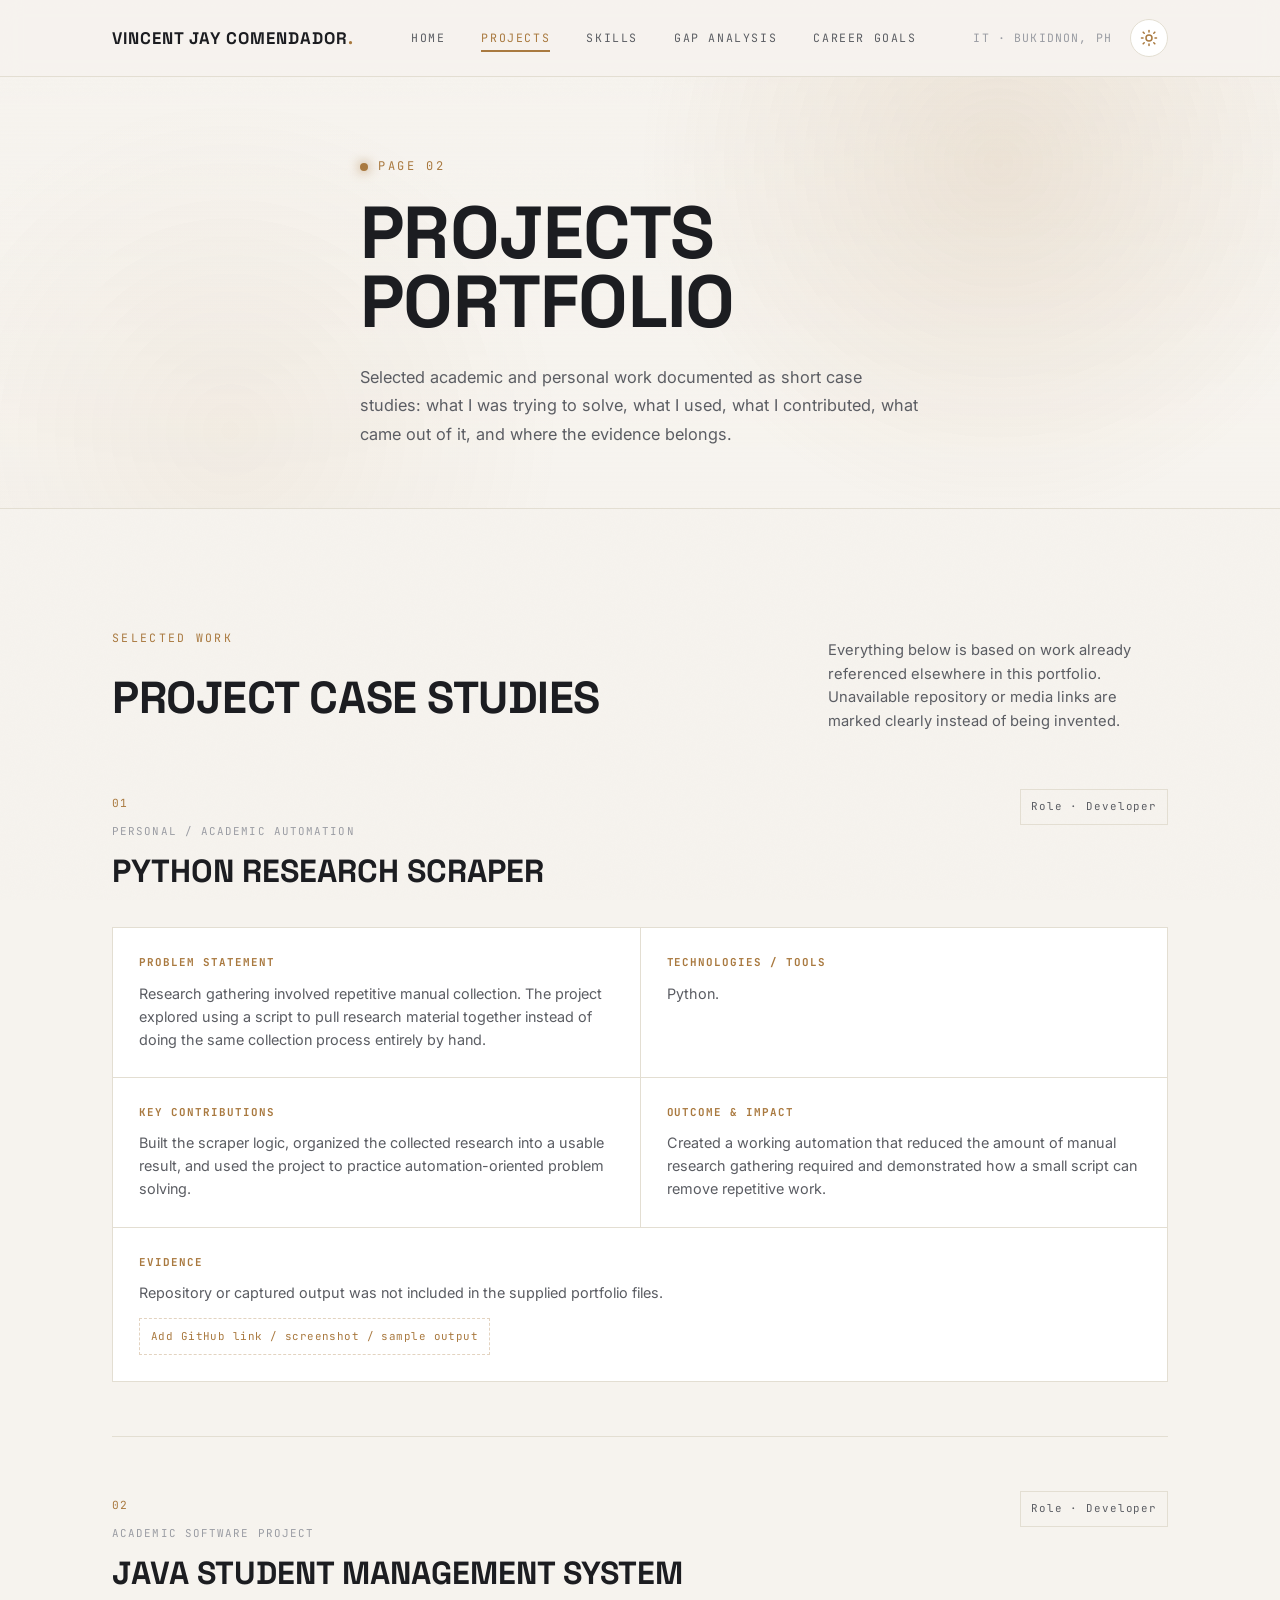
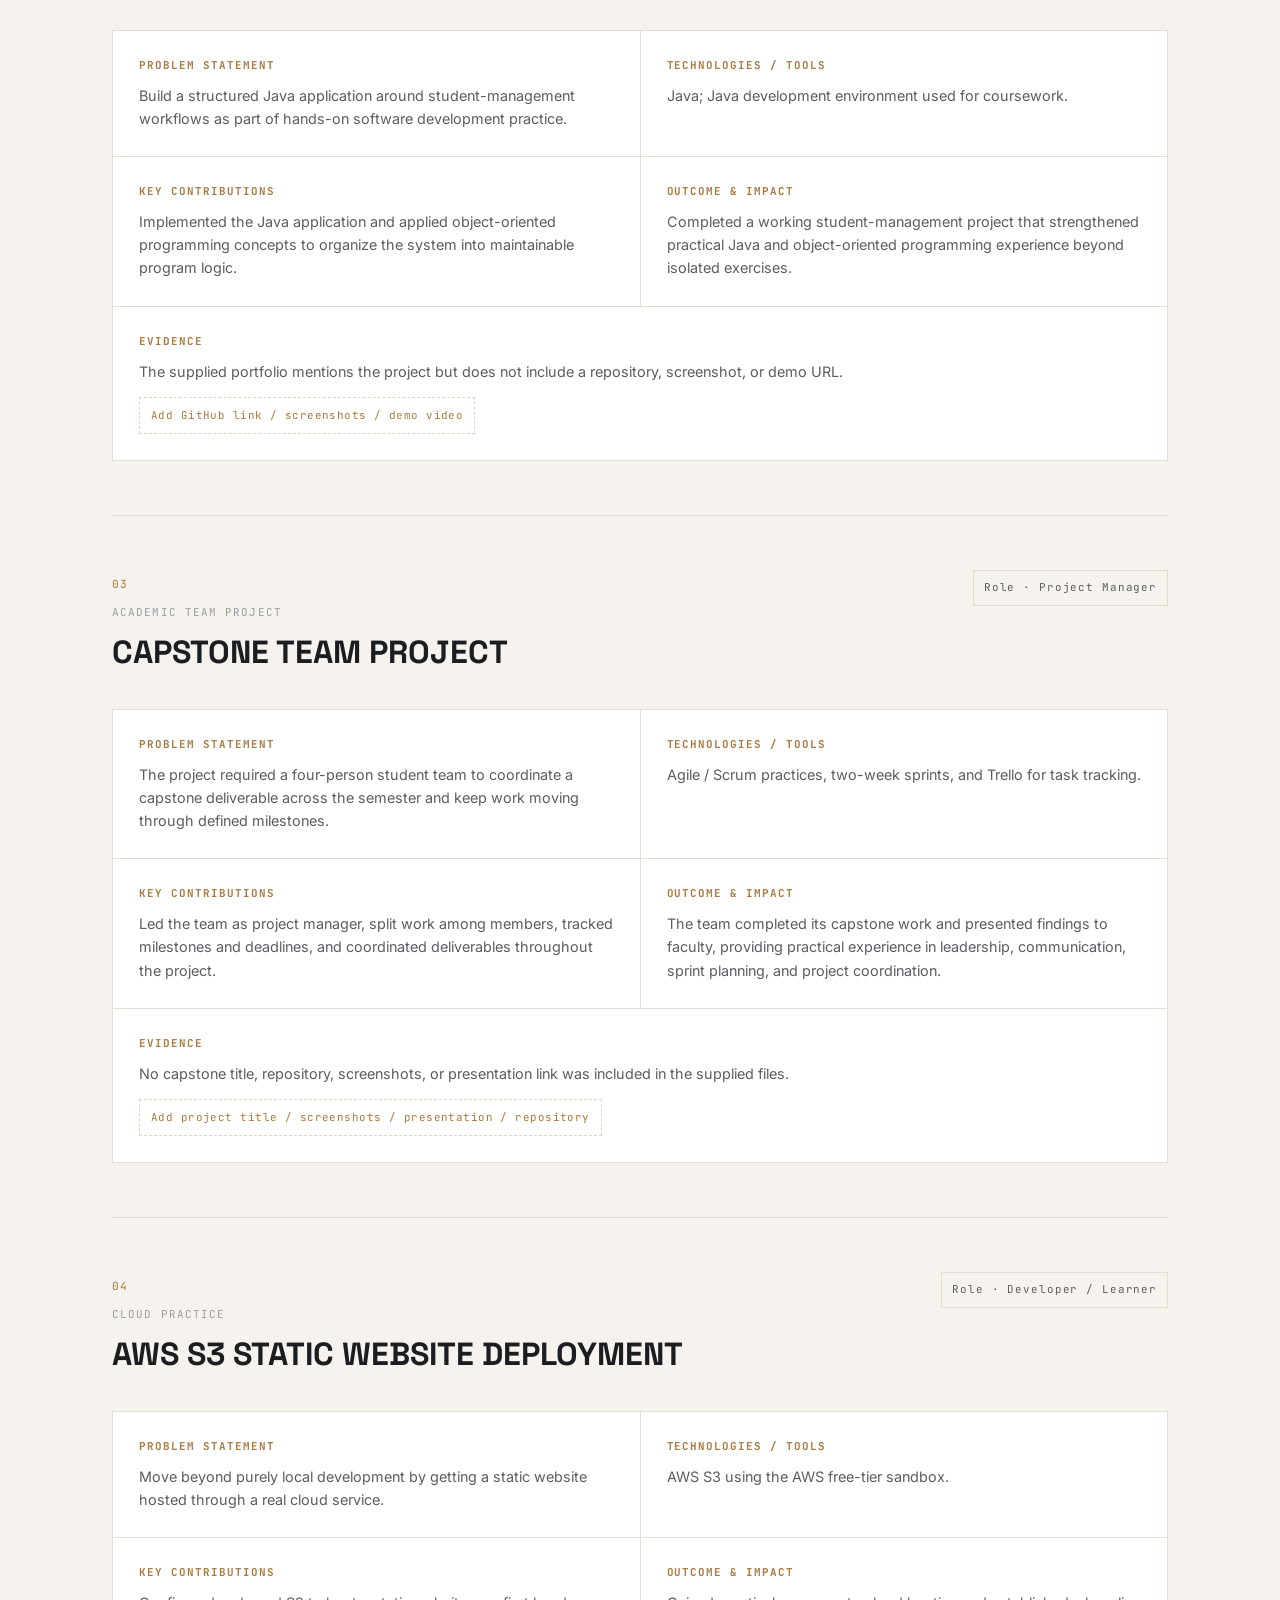
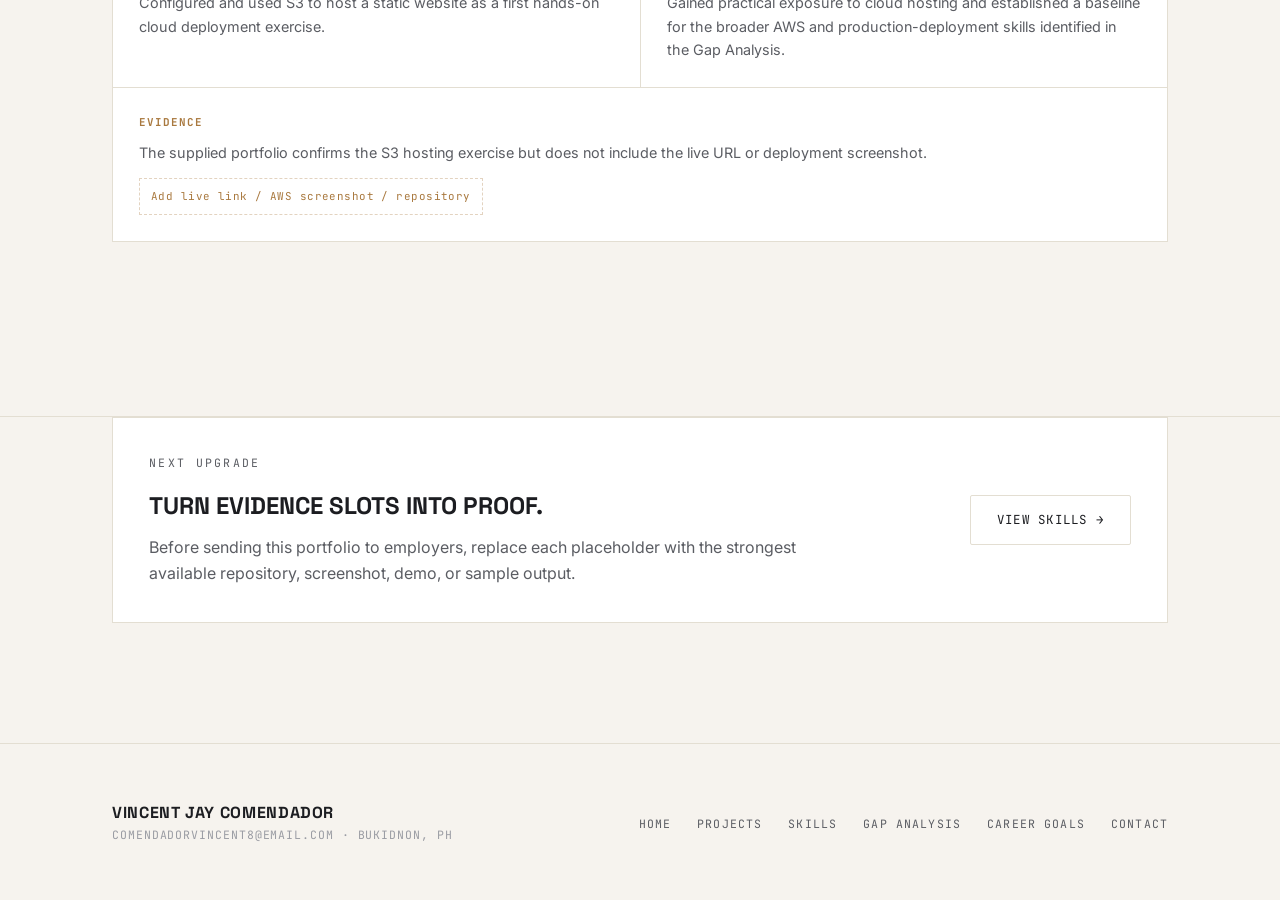
<file: projects.html>
<!DOCTYPE html>
<html lang="en" data-theme="dark">
<head>
<meta charset="UTF-8">
<script>
  (function () {
    try {
      var saved = localStorage.getItem('theme');
      var theme = saved || (window.matchMedia('(prefers-color-scheme: light)').matches ? 'light' : 'dark');
      document.documentElement.setAttribute('data-theme', theme);
    } catch (e) { /* ignore — default dark theme already set in markup */ }
  })();
</script>
<meta name="viewport" content="width=device-width, initial-scale=1.0">
<title>Projects — Vincent Jay Comendador</title>
<meta name="description" content="Selected academic and personal IT projects by Vincent Jay Comendador.">
<link rel="preconnect" href="https://fonts.googleapis.com">
<link href="https://fonts.googleapis.com/css2?family=Space+Grotesk:wght@500;700&family=Inter:wght@400;500;600&family=JetBrains+Mono:wght@400;500&display=swap" rel="stylesheet">
<link rel="stylesheet" href="style.css">
</head>
<body>
<div class="grain"></div>
<div class="stars" id="stars" aria-hidden="true"></div>
<nav class="site-nav" id="siteNav">
  <div class="wrap">
    <a href="index.html" class="brand">VINCENT JAY COMENDADOR<span class="dot">.</span></a>
    <ul class="nav-links" id="primaryNav">
      <li><a href="index.html">Home</a></li>
      <li><a href="projects.html" class="active">Projects</a></li>
      <li><a href="skills.html">Skills</a></li>
      <li><a href="gaps.html">Gap Analysis</a></li>
      <li><a href="goals.html">Career Goals</a></li>
    </ul>
    <div class="nav-right">
      <span class="nav-index">IT · BUKIDNON, PH</span>
      <button class="nav-toggle" id="navToggle" type="button" aria-label="Toggle navigation" aria-expanded="false" aria-controls="primaryNav">
        <span></span><span></span><span></span>
      </button>
      <button class="theme-toggle" id="themeToggle" aria-label="Toggle light and dark theme" title="Toggle theme">
        <svg class="icon icon-sun" viewBox="0 0 24 24" fill="none" stroke="currentColor" stroke-width="2" stroke-linecap="round" stroke-linejoin="round"><circle cx="12" cy="12" r="4"></circle><line x1="12" y1="2" x2="12" y2="4"></line><line x1="12" y1="20" x2="12" y2="22"></line><line x1="4.22" y1="4.22" x2="5.64" y2="5.64"></line><line x1="18.36" y1="18.36" x2="19.78" y2="19.78"></line><line x1="2" y1="12" x2="4" y2="12"></line><line x1="20" y1="12" x2="22" y2="12"></line><line x1="4.22" y1="19.78" x2="5.64" y2="18.36"></line><line x1="18.36" y1="5.64" x2="19.78" y2="4.22"></line></svg>
        <svg class="icon icon-moon" viewBox="0 0 24 24" fill="currentColor"><path d="M21 12.79A9 9 0 1 1 11.21 3 7 7 0 0 0 21 12.79z"></path></svg>
      </button>
    </div>
  </div>
</nav>
<header class="hero page-hero">
  <div class="wrap">
    <p class="hero-eyebrow">Page 02</p>
    <h1>PROJECTS<br>PORTFOLIO</h1>
    <p class="hero-lede">Selected academic and personal work documented as short case studies: what I was trying to solve, what I used, what I contributed, what came out of it, and where the evidence belongs.</p>
  </div>
</header>

<section class="section">
  <div class="wrap">
    <div class="section-head reveal">
      <div><p class="section-eyebrow">Selected Work</p><h2>Project Case Studies</h2></div>
      <p class="section-note">Everything below is based on work already referenced elsewhere in this portfolio. Unavailable repository or media links are marked clearly instead of being invented.</p>
    </div>

    <article class="project-case reveal">
      <div class="project-case-head">
        <div><span class="project-index">01</span><p class="project-type">Personal / Academic Automation</p><h3>Python Research Scraper</h3></div>
        <span class="project-role">Role · Developer</span>
      </div>
      <div class="project-details">
        <div><h4>Problem Statement</h4><p>Research gathering involved repetitive manual collection. The project explored using a script to pull research material together instead of doing the same collection process entirely by hand.</p></div>
        <div><h4>Technologies / Tools</h4><p>Python.</p></div>
        <div><h4>Key Contributions</h4><p>Built the scraper logic, organized the collected research into a usable result, and used the project to practice automation-oriented problem solving.</p></div>
        <div><h4>Outcome &amp; Impact</h4><p>Created a working automation that reduced the amount of manual research gathering required and demonstrated how a small script can remove repetitive work.</p></div>
        <div class="evidence-block"><h4>Evidence</h4><p>Repository or captured output was not included in the supplied portfolio files.</p><span class="evidence-placeholder">Add GitHub link / screenshot / sample output</span></div>
      </div>
    </article>

    <article class="project-case reveal">
      <div class="project-case-head">
        <div><span class="project-index">02</span><p class="project-type">Academic Software Project</p><h3>Java Student Management System</h3></div>
        <span class="project-role">Role · Developer</span>
      </div>
      <div class="project-details">
        <div><h4>Problem Statement</h4><p>Build a structured Java application around student-management workflows as part of hands-on software development practice.</p></div>
        <div><h4>Technologies / Tools</h4><p>Java; Java development environment used for coursework.</p></div>
        <div><h4>Key Contributions</h4><p>Implemented the Java application and applied object-oriented programming concepts to organize the system into maintainable program logic.</p></div>
        <div><h4>Outcome &amp; Impact</h4><p>Completed a working student-management project that strengthened practical Java and object-oriented programming experience beyond isolated exercises.</p></div>
        <div class="evidence-block"><h4>Evidence</h4><p>The supplied portfolio mentions the project but does not include a repository, screenshot, or demo URL.</p><span class="evidence-placeholder">Add GitHub link / screenshots / demo video</span></div>
      </div>
    </article>

    <article class="project-case reveal">
      <div class="project-case-head">
        <div><span class="project-index">03</span><p class="project-type">Academic Team Project</p><h3>Capstone Team Project</h3></div>
        <span class="project-role">Role · Project Manager</span>
      </div>
      <div class="project-details">
        <div><h4>Problem Statement</h4><p>The project required a four-person student team to coordinate a capstone deliverable across the semester and keep work moving through defined milestones.</p></div>
        <div><h4>Technologies / Tools</h4><p>Agile / Scrum practices, two-week sprints, and Trello for task tracking.</p></div>
        <div><h4>Key Contributions</h4><p>Led the team as project manager, split work among members, tracked milestones and deadlines, and coordinated deliverables throughout the project.</p></div>
        <div><h4>Outcome &amp; Impact</h4><p>The team completed its capstone work and presented findings to faculty, providing practical experience in leadership, communication, sprint planning, and project coordination.</p></div>
        <div class="evidence-block"><h4>Evidence</h4><p>No capstone title, repository, screenshots, or presentation link was included in the supplied files.</p><span class="evidence-placeholder">Add project title / screenshots / presentation / repository</span></div>
      </div>
    </article>

    <article class="project-case reveal">
      <div class="project-case-head">
        <div><span class="project-index">04</span><p class="project-type">Cloud Practice</p><h3>AWS S3 Static Website Deployment</h3></div>
        <span class="project-role">Role · Developer / Learner</span>
      </div>
      <div class="project-details">
        <div><h4>Problem Statement</h4><p>Move beyond purely local development by getting a static website hosted through a real cloud service.</p></div>
        <div><h4>Technologies / Tools</h4><p>AWS S3 using the AWS free-tier sandbox.</p></div>
        <div><h4>Key Contributions</h4><p>Configured and used S3 to host a static website as a first hands-on cloud deployment exercise.</p></div>
        <div><h4>Outcome &amp; Impact</h4><p>Gained practical exposure to cloud hosting and established a baseline for the broader AWS and production-deployment skills identified in the Gap Analysis.</p></div>
        <div class="evidence-block"><h4>Evidence</h4><p>The supplied portfolio confirms the S3 hosting exercise but does not include the live URL or deployment screenshot.</p><span class="evidence-placeholder">Add live link / AWS screenshot / repository</span></div>
      </div>
    </article>
  </div>
</section>

<section class="section project-next">
  <div class="wrap"><div class="panel reveal project-note"><div><p class="section-eyebrow">Next Upgrade</p><h2>Turn evidence slots into proof.</h2><p>Before sending this portfolio to employers, replace each placeholder with the strongest available repository, screenshot, demo, or sample output.</p></div><a class="btn btn-ghost" href="skills.html">View Skills →</a></div></div>
</section>
<footer class="site-footer">
  <div class="wrap">
    <div>
      <div class="footer-brand">VINCENT JAY COMENDADOR</div>
      <div class="footer-meta">comendadorvincent8@email.com · Bukidnon, PH</div>
    </div>
    <ul class="footer-links">
      <li><a href="index.html">Home</a></li>
      <li><a href="projects.html">Projects</a></li>
      <li><a href="skills.html">Skills</a></li>
      <li><a href="gaps.html">Gap Analysis</a></li>
      <li><a href="goals.html">Career Goals</a></li>
      <li><a href="mailto:comendadorvincent8@email.com">Contact</a></li>
    </ul>
  </div>
</footer>
<script src="script.js" defer></script>
</body>
</html>
</file>
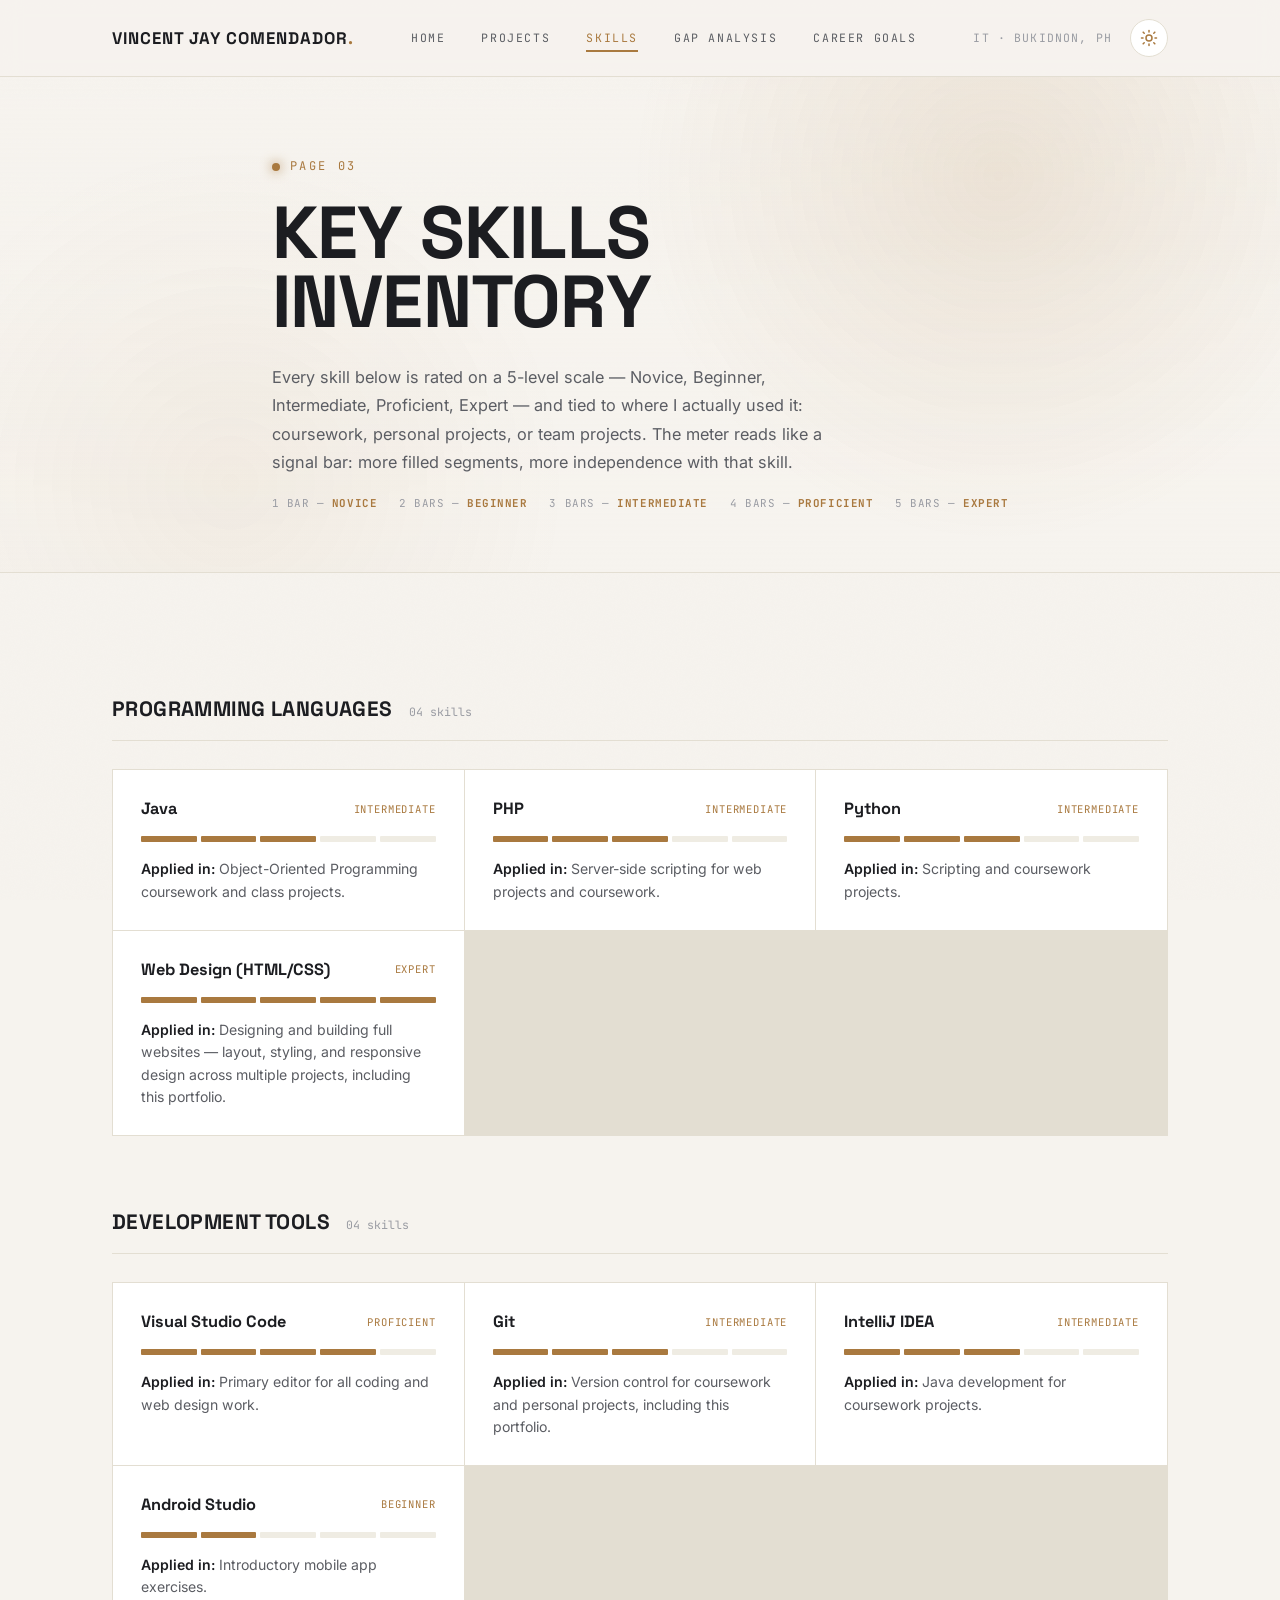
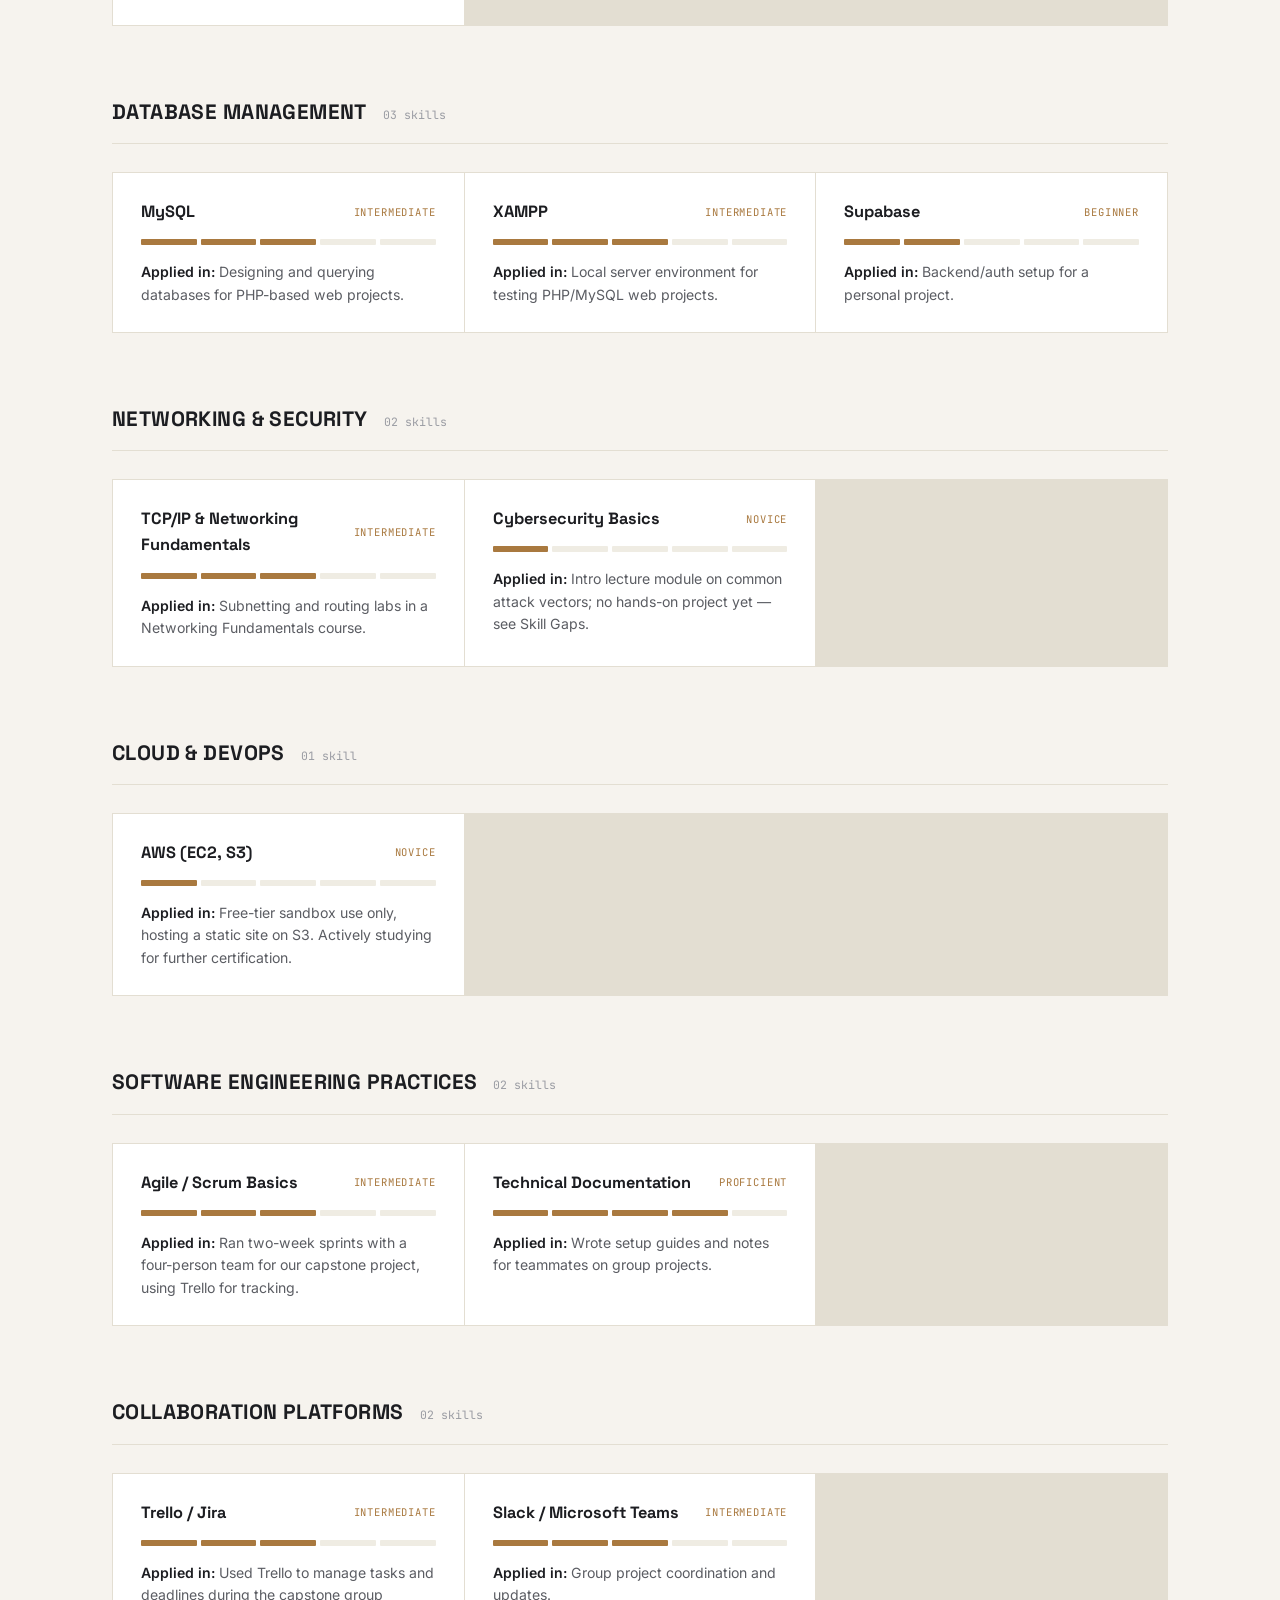
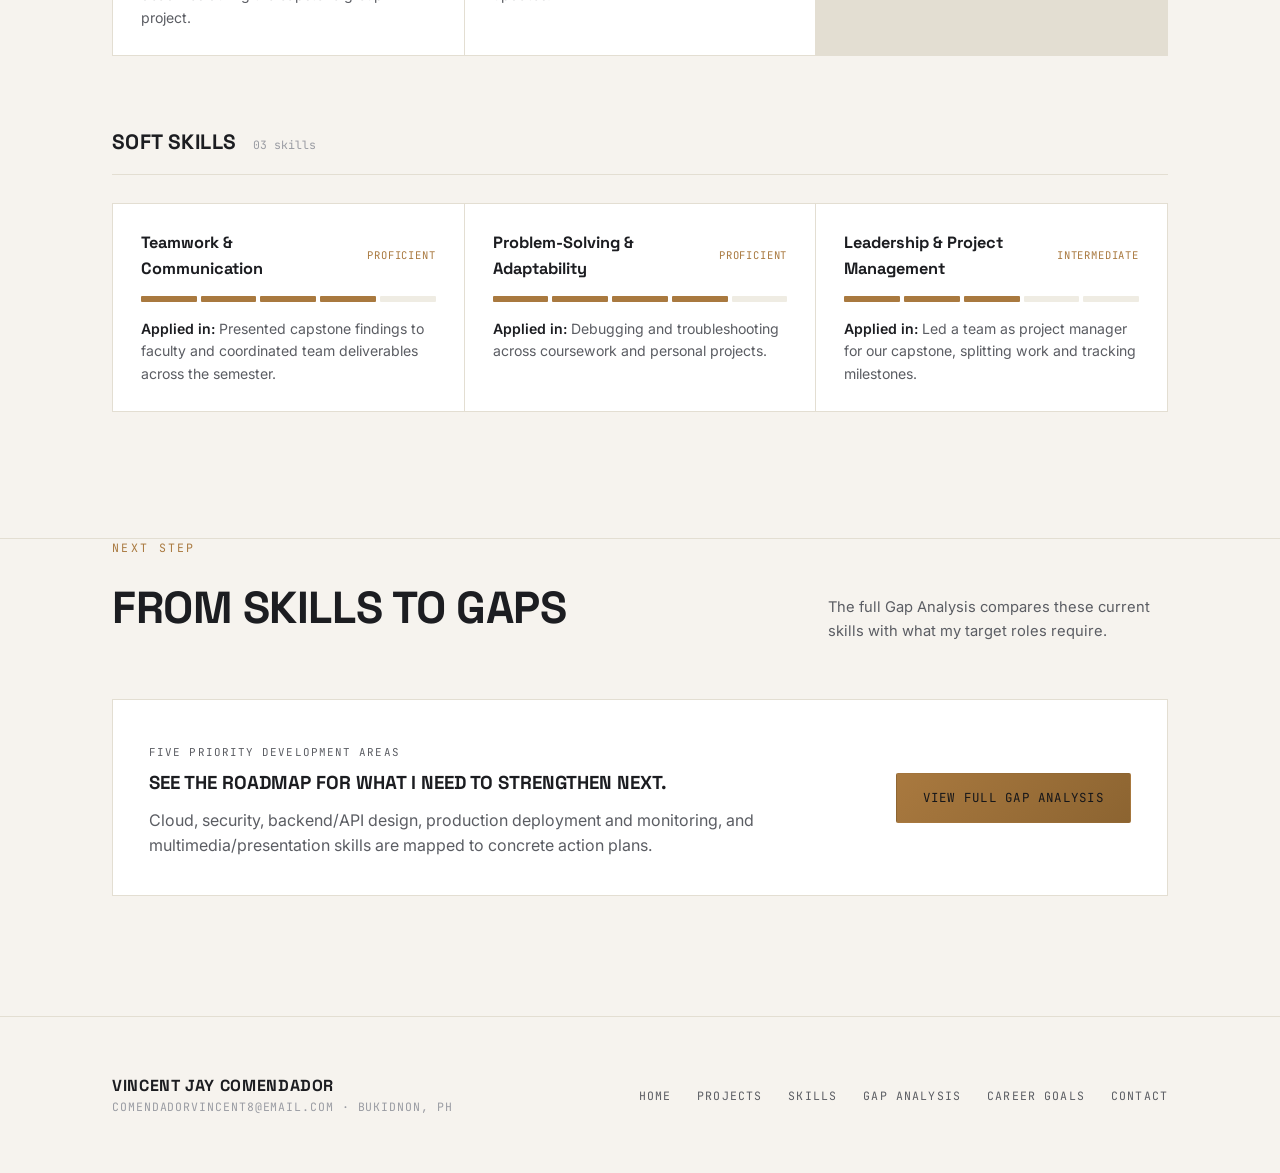
<file: skills.html>
<!DOCTYPE html>
<html lang="en" data-theme="dark">
<head>
<meta charset="UTF-8">
<script>
  (function () {
    try {
      var saved = localStorage.getItem('theme');
      var theme = saved || (window.matchMedia('(prefers-color-scheme: light)').matches ? 'light' : 'dark');
      document.documentElement.setAttribute('data-theme', theme);
    } catch (e) { /* ignore — default dark theme already set in markup */ }
  })();
</script>
<meta name="viewport" content="width=device-width, initial-scale=1.0">
<title>Skills Inventory — Vincent Jay Comendador</title>
<link rel="preconnect" href="https://fonts.googleapis.com">
<link href="https://fonts.googleapis.com/css2?family=Space+Grotesk:wght@500;700&family=Inter:wght@400;500;600&family=JetBrains+Mono:wght@400;500&display=swap" rel="stylesheet">
<link rel="stylesheet" href="style.css">
</head>
<body>
<div class="grain"></div>
<div class="stars" id="stars" aria-hidden="true"></div>

<nav class="site-nav" id="siteNav">
  <div class="wrap">
    <a href="index.html" class="brand">VINCENT JAY COMENDADOR<span class="dot">.</span></a>
    <ul class="nav-links" id="primaryNav">
      <li><a href="index.html">Home</a></li>
      <li><a href="projects.html">Projects</a></li>
      <li><a href="skills.html" class="active">Skills</a></li>
      <li><a href="gaps.html">Gap Analysis</a></li>
      <li><a href="goals.html">Career Goals</a></li>
    </ul>
    <div class="nav-right">
      <span class="nav-index">IT · BUKIDNON, PH</span>
      <button class="nav-toggle" id="navToggle" type="button" aria-label="Toggle navigation" aria-expanded="false" aria-controls="primaryNav">
        <span></span><span></span><span></span>
      </button>
      <button class="theme-toggle" id="themeToggle" aria-label="Toggle light and dark theme" title="Toggle theme">
        <svg class="icon icon-sun" viewBox="0 0 24 24" fill="none" stroke="currentColor" stroke-width="2" stroke-linecap="round" stroke-linejoin="round"><circle cx="12" cy="12" r="4"></circle><line x1="12" y1="2" x2="12" y2="4"></line><line x1="12" y1="20" x2="12" y2="22"></line><line x1="4.22" y1="4.22" x2="5.64" y2="5.64"></line><line x1="18.36" y1="18.36" x2="19.78" y2="19.78"></line><line x1="2" y1="12" x2="4" y2="12"></line><line x1="20" y1="12" x2="22" y2="12"></line><line x1="4.22" y1="19.78" x2="5.64" y2="18.36"></line><line x1="18.36" y1="5.64" x2="19.78" y2="4.22"></line></svg>
        <svg class="icon icon-moon" viewBox="0 0 24 24" fill="currentColor"><path d="M21 12.79A9 9 0 1 1 11.21 3 7 7 0 0 0 21 12.79z"></path></svg>
      </button>
    </div>
  </div>
</nav>

<header class="hero" style="min-height:auto; padding:80px 0 60px;">
  <div class="wrap">
    <p class="hero-eyebrow">Page 03</p>
    <h1 style="font-size:clamp(2.4rem,7vw,4.6rem);">KEY SKILLS<br>INVENTORY</h1>
    <p class="hero-lede">
      Every skill below is rated on a 5-level scale — Novice, Beginner,
      Intermediate, Proficient, Expert — and tied to where I actually used it:
      coursework, personal projects, or team projects. The meter reads like a
      signal bar: more filled segments, more independence with that skill.
    </p>
    <div class="legend">
      <span>1 bar — <b>Novice</b></span>
      <span>2 bars — <b>Beginner</b></span>
      <span>3 bars — <b>Intermediate</b></span>
      <span>4 bars — <b>Proficient</b></span>
      <span>5 bars — <b>Expert</b></span>
    </div>
  </div>
</header>

<section class="section">
  <div class="wrap">

    <!-- PROGRAMMING LANGUAGES -->
    <div class="skill-category reveal">
      <div class="cat-head">
        <h3>Programming Languages</h3>
        <span class="cat-count">04 skills</span>
      </div>
      <div class="skill-grid">

        <div class="skill-card">
          <div class="skill-top">
            <span class="skill-name">Java</span>
            <span class="skill-level-label">Intermediate</span>
          </div>
          <div class="meter"><i class="on"></i><i class="on"></i><i class="on"></i><i></i><i></i></div>
          <p class="skill-context"><b>Applied in:</b> Object-Oriented Programming coursework and class projects.</p>
        </div>

        <div class="skill-card">
          <div class="skill-top">
            <span class="skill-name">PHP</span>
            <span class="skill-level-label">Intermediate</span>
          </div>
          <div class="meter"><i class="on"></i><i class="on"></i><i class="on"></i><i></i><i></i></div>
          <p class="skill-context"><b>Applied in:</b> Server-side scripting for web projects and coursework.</p>
        </div>

        <div class="skill-card">
          <div class="skill-top">
            <span class="skill-name">Python</span>
            <span class="skill-level-label">Intermediate</span>
          </div>
          <div class="meter"><i class="on"></i><i class="on"></i><i class="on"></i><i></i><i></i></div>
          <p class="skill-context"><b>Applied in:</b> Scripting and coursework projects.</p>
        </div>

        <div class="skill-card">
          <div class="skill-top">
            <span class="skill-name">Web Design (HTML/CSS)</span>
            <span class="skill-level-label">Expert</span>
          </div>
          <div class="meter"><i class="on"></i><i class="on"></i><i class="on"></i><i class="on"></i><i class="on"></i></div>
          <p class="skill-context"><b>Applied in:</b> Designing and building full websites — layout, styling, and responsive design across multiple projects, including this portfolio.</p>
        </div>

      </div>
    </div>

    <!-- DEVELOPMENT TOOLS -->
    <div class="skill-category reveal">
      <div class="cat-head">
        <h3>Development Tools</h3>
        <span class="cat-count">04 skills</span>
      </div>
      <div class="skill-grid">

        <div class="skill-card">
          <div class="skill-top">
            <span class="skill-name">Visual Studio Code</span>
            <span class="skill-level-label">Proficient</span>
          </div>
          <div class="meter"><i class="on"></i><i class="on"></i><i class="on"></i><i class="on"></i><i></i></div>
          <p class="skill-context"><b>Applied in:</b> Primary editor for all coding and web design work.</p>
        </div>

        <div class="skill-card">
          <div class="skill-top">
            <span class="skill-name">Git</span>
            <span class="skill-level-label">Intermediate</span>
          </div>
          <div class="meter"><i class="on"></i><i class="on"></i><i class="on"></i><i></i><i></i></div>
          <p class="skill-context"><b>Applied in:</b> Version control for coursework and personal projects, including this portfolio.</p>
        </div>

        <div class="skill-card">
          <div class="skill-top">
            <span class="skill-name">IntelliJ IDEA</span>
            <span class="skill-level-label">Intermediate</span>
          </div>
          <div class="meter"><i class="on"></i><i class="on"></i><i class="on"></i><i></i><i></i></div>
          <p class="skill-context"><b>Applied in:</b> Java development for coursework projects.</p>
        </div>

        <div class="skill-card">
          <div class="skill-top">
            <span class="skill-name">Android Studio</span>
            <span class="skill-level-label">Beginner</span>
          </div>
          <div class="meter"><i class="on"></i><i class="on"></i><i></i><i></i><i></i></div>
          <p class="skill-context"><b>Applied in:</b> Introductory mobile app exercises.</p>
        </div>

      </div>
    </div>

    <!-- DATABASE MANAGEMENT -->
    <div class="skill-category reveal">
      <div class="cat-head">
        <h3>Database Management</h3>
        <span class="cat-count">03 skills</span>
      </div>
      <div class="skill-grid">

        <div class="skill-card">
          <div class="skill-top">
            <span class="skill-name">MySQL</span>
            <span class="skill-level-label">Intermediate</span>
          </div>
          <div class="meter"><i class="on"></i><i class="on"></i><i class="on"></i><i></i><i></i></div>
          <p class="skill-context"><b>Applied in:</b> Designing and querying databases for PHP-based web projects.</p>
        </div>

        <div class="skill-card">
          <div class="skill-top">
            <span class="skill-name">XAMPP</span>
            <span class="skill-level-label">Intermediate</span>
          </div>
          <div class="meter"><i class="on"></i><i class="on"></i><i class="on"></i><i></i><i></i></div>
          <p class="skill-context"><b>Applied in:</b> Local server environment for testing PHP/MySQL web projects.</p>
        </div>

        <div class="skill-card">
          <div class="skill-top">
            <span class="skill-name">Supabase</span>
            <span class="skill-level-label">Beginner</span>
          </div>
          <div class="meter"><i class="on"></i><i class="on"></i><i></i><i></i><i></i></div>
          <p class="skill-context"><b>Applied in:</b> Backend/auth setup for a personal project.</p>
        </div>

      </div>
    </div>

    <!-- NETWORKING & SECURITY -->
    <div class="skill-category reveal">
      <div class="cat-head">
        <h3>Networking &amp; Security</h3>
        <span class="cat-count">02 skills</span>
      </div>
      <div class="skill-grid">

        <div class="skill-card">
          <div class="skill-top">
            <span class="skill-name">TCP/IP &amp; Networking Fundamentals</span>
            <span class="skill-level-label">Intermediate</span>
          </div>
          <div class="meter"><i class="on"></i><i class="on"></i><i class="on"></i><i></i><i></i></div>
          <p class="skill-context"><b>Applied in:</b> Subnetting and routing labs in a Networking Fundamentals course.</p>
        </div>

        <div class="skill-card">
          <div class="skill-top">
            <span class="skill-name">Cybersecurity Basics</span>
            <span class="skill-level-label">Novice</span>
          </div>
          <div class="meter"><i class="on"></i><i></i><i></i><i></i><i></i></div>
          <p class="skill-context"><b>Applied in:</b> Intro lecture module on common attack vectors; no hands-on project yet — see Skill Gaps.</p>
        </div>

      </div>
    </div>

    <!-- CLOUD & DEVOPS -->
    <div class="skill-category reveal">
      <div class="cat-head">
        <h3>Cloud &amp; DevOps</h3>
        <span class="cat-count">01 skill</span>
      </div>
      <div class="skill-grid">

        <div class="skill-card">
          <div class="skill-top">
            <span class="skill-name">AWS (EC2, S3)</span>
            <span class="skill-level-label">Novice</span>
          </div>
          <div class="meter"><i class="on"></i><i></i><i></i><i></i><i></i></div>
          <p class="skill-context"><b>Applied in:</b> Free-tier sandbox use only, hosting a static site on S3. Actively studying for further certification.</p>
        </div>

      </div>
    </div>

    <!-- SOFTWARE ENGINEERING PRACTICES -->
    <div class="skill-category reveal">
      <div class="cat-head">
        <h3>Software Engineering Practices</h3>
        <span class="cat-count">02 skills</span>
      </div>
      <div class="skill-grid">

        <div class="skill-card">
          <div class="skill-top">
            <span class="skill-name">Agile / Scrum Basics</span>
            <span class="skill-level-label">Intermediate</span>
          </div>
          <div class="meter"><i class="on"></i><i class="on"></i><i class="on"></i><i></i><i></i></div>
          <p class="skill-context"><b>Applied in:</b> Ran two-week sprints with a four-person team for our capstone project, using Trello for tracking.</p>
        </div>

        <div class="skill-card">
          <div class="skill-top">
            <span class="skill-name">Technical Documentation</span>
            <span class="skill-level-label">Proficient</span>
          </div>
          <div class="meter"><i class="on"></i><i class="on"></i><i class="on"></i><i class="on"></i><i></i></div>
          <p class="skill-context"><b>Applied in:</b> Wrote setup guides and notes for teammates on group projects.</p>
        </div>

      </div>
    </div>

    <!-- COLLABORATION PLATFORMS -->
    <div class="skill-category reveal">
      <div class="cat-head">
        <h3>Collaboration Platforms</h3>
        <span class="cat-count">02 skills</span>
      </div>
      <div class="skill-grid">

        <div class="skill-card">
          <div class="skill-top">
            <span class="skill-name">Trello / Jira</span>
            <span class="skill-level-label">Intermediate</span>
          </div>
          <div class="meter"><i class="on"></i><i class="on"></i><i class="on"></i><i></i><i></i></div>
          <p class="skill-context"><b>Applied in:</b> Used Trello to manage tasks and deadlines during the capstone group project.</p>
        </div>

        <div class="skill-card">
          <div class="skill-top">
            <span class="skill-name">Slack / Microsoft Teams</span>
            <span class="skill-level-label">Intermediate</span>
          </div>
          <div class="meter"><i class="on"></i><i class="on"></i><i class="on"></i><i></i><i></i></div>
          <p class="skill-context"><b>Applied in:</b> Group project coordination and updates.</p>
        </div>

      </div>
    </div>

    <!-- SOFT SKILLS -->
    <div class="skill-category reveal">
      <div class="cat-head">
        <h3>Soft Skills</h3>
        <span class="cat-count">03 skills</span>
      </div>
      <div class="skill-grid">

        <div class="skill-card">
          <div class="skill-top">
            <span class="skill-name">Teamwork &amp; Communication</span>
            <span class="skill-level-label">Proficient</span>
          </div>
          <div class="meter"><i class="on"></i><i class="on"></i><i class="on"></i><i class="on"></i><i></i></div>
          <p class="skill-context"><b>Applied in:</b> Presented capstone findings to faculty and coordinated team deliverables across the semester.</p>
        </div>

        <div class="skill-card">
          <div class="skill-top">
            <span class="skill-name">Problem-Solving &amp; Adaptability</span>
            <span class="skill-level-label">Proficient</span>
          </div>
          <div class="meter"><i class="on"></i><i class="on"></i><i class="on"></i><i class="on"></i><i></i></div>
          <p class="skill-context"><b>Applied in:</b> Debugging and troubleshooting across coursework and personal projects.</p>
        </div>

        <div class="skill-card">
          <div class="skill-top">
            <span class="skill-name">Leadership &amp; Project Management</span>
            <span class="skill-level-label">Intermediate</span>
          </div>
          <div class="meter"><i class="on"></i><i class="on"></i><i class="on"></i><i></i><i></i></div>
          <p class="skill-context"><b>Applied in:</b> Led a team as project manager for our capstone, splitting work and tracking milestones.</p>
        </div>

      </div>
    </div>

  </div>
</section>

<section class="section" id="gaps" style="padding-top:0;">
  <div class="wrap">
    <div class="section-head reveal">
      <div>
        <p class="section-eyebrow">Next Step</p>
        <h2>From Skills to Gaps</h2>
      </div>
      <p class="section-note">The full Gap Analysis compares these current skills with what my target roles require.</p>
    </div>
    <div class="panel reveal gap-cta">
      <div>
        <p class="gap-cta-kicker">Five priority development areas</p>
        <h3>See the roadmap for what I need to strengthen next.</h3>
        <p>Cloud, security, backend/API design, production deployment and monitoring, and multimedia/presentation skills are mapped to concrete action plans.</p>
      </div>
      <a href="gaps.html" class="btn btn-solid">View Full Gap Analysis</a>
    </div>
  </div>
</section>

<footer class="site-footer">
  <div class="wrap">
    <div>
      <div class="footer-brand">VINCENT JAY COMENDADOR</div>
      <div class="footer-meta">comendadorvincent8@email.com · Bukidnon, PH</div>
    </div>
    <ul class="footer-links">
      <li><a href="index.html">Home</a></li>
      <li><a href="projects.html">Projects</a></li>
      <li><a href="skills.html">Skills</a></li>
      <li><a href="gaps.html">Gap Analysis</a></li>
      <li><a href="goals.html">Career Goals</a></li>
      <li><a href="mailto:comendadorvincent8@email.com">Contact</a></li>
    </ul>
  </div>
</footer>

<script src="script.js" defer></script>
</body>
</html>
</file>
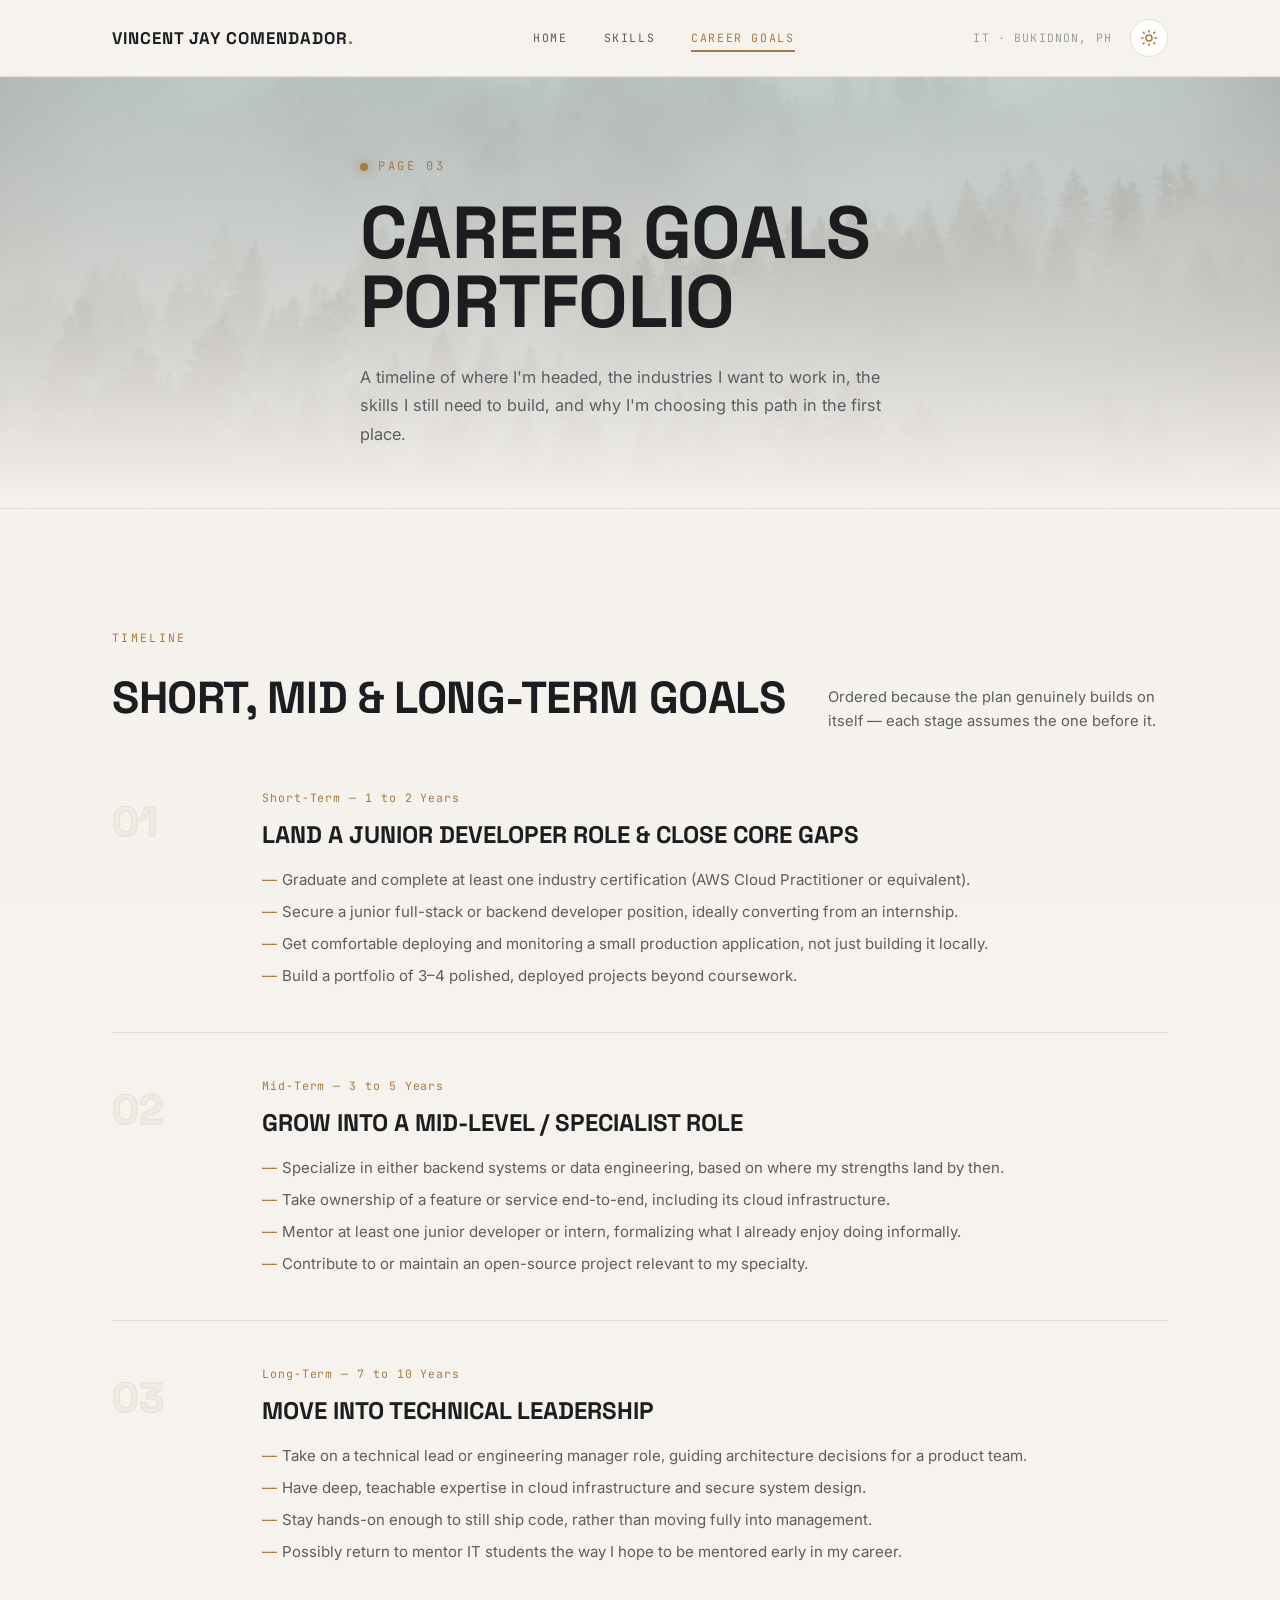
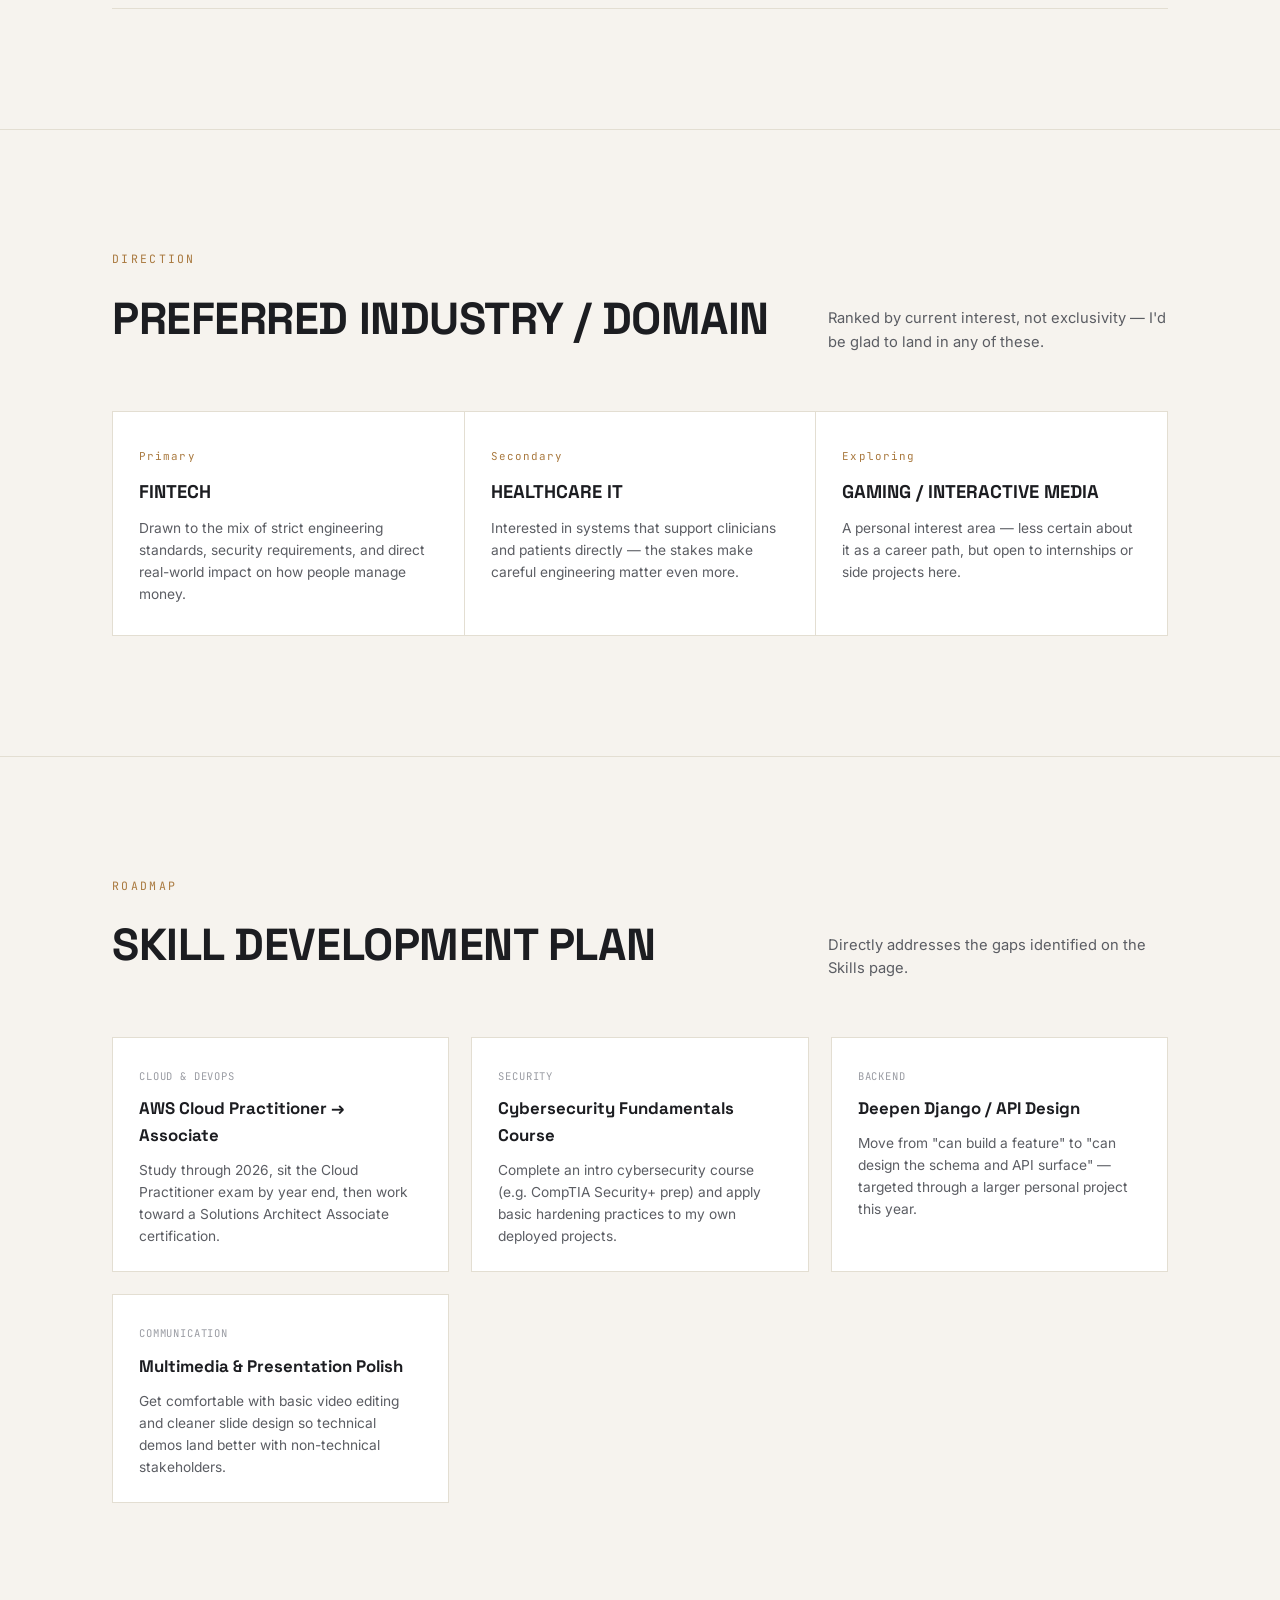
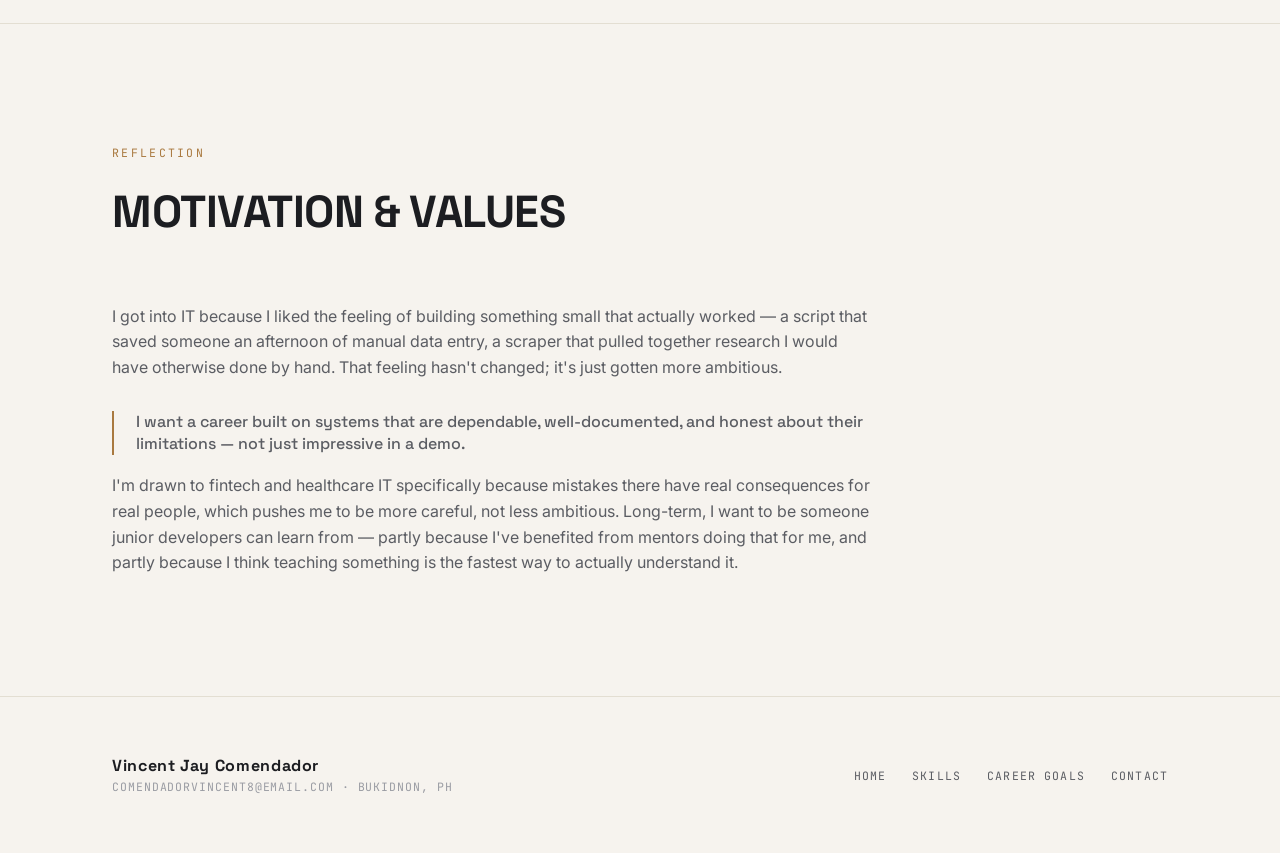
<file: portfolio/goals.html>
<!DOCTYPE html>
<html lang="en" data-theme="dark">
<head>
<meta charset="UTF-8">
<script>
  (function () {
    try {
      var saved = localStorage.getItem('theme');
      var theme = saved || (window.matchMedia('(prefers-color-scheme: light)').matches ? 'light' : 'dark');
      document.documentElement.setAttribute('data-theme', theme);
    } catch (e) { /* ignore — default dark theme already set in markup */ }
  })();
</script>
<meta name="viewport" content="width=device-width, initial-scale=1.0">
<title>Career Goals — Vincent Jay Comendador</title>
<link rel="preconnect" href="https://fonts.googleapis.com">
<link href="https://fonts.googleapis.com/css2?family=Space+Grotesk:wght@500;700&family=Inter:wght@400;500;600&family=JetBrains+Mono:wght@400;500&display=swap" rel="stylesheet">
<link rel="stylesheet" href="style.css">
</head>
<body>
<div class="grain"></div>
<div class="stars" id="stars" aria-hidden="true"></div>

<nav class="site-nav">
  <div class="wrap">
    <a href="index.html" class="brand">VINCENT JAY COMENDADOR<span class="dot">.</span></a>
    <ul class="nav-links">
      <li><a href="index.html">Home</a></li>
      <li><a href="skills.html">Skills</a></li>
      <li><a href="goals.html" class="active">Career Goals</a></li>
    </ul>
    <div class="nav-right">
      <span class="nav-index">IT · BUKIDNON, PH</span>
      <button class="theme-toggle" id="themeToggle" aria-label="Toggle light and dark theme" title="Toggle theme">
        <svg class="icon icon-sun" viewBox="0 0 24 24" fill="none" stroke="currentColor" stroke-width="2" stroke-linecap="round" stroke-linejoin="round"><circle cx="12" cy="12" r="4"></circle><line x1="12" y1="2" x2="12" y2="4"></line><line x1="12" y1="20" x2="12" y2="22"></line><line x1="4.22" y1="4.22" x2="5.64" y2="5.64"></line><line x1="18.36" y1="18.36" x2="19.78" y2="19.78"></line><line x1="2" y1="12" x2="4" y2="12"></line><line x1="20" y1="12" x2="22" y2="12"></line><line x1="4.22" y1="19.78" x2="5.64" y2="18.36"></line><line x1="18.36" y1="5.64" x2="19.78" y2="4.22"></line></svg>
        <svg class="icon icon-moon" viewBox="0 0 24 24" fill="currentColor"><path d="M21 12.79A9 9 0 1 1 11.21 3 7 7 0 0 0 21 12.79z"></path></svg>
      </button>
    </div>
  </div>
</nav>

<header class="hero" style="min-height:auto; padding:80px 0 60px;">
  <div class="wrap">
    <p class="hero-eyebrow">Page 03</p>
    <h1 style="font-size:clamp(2.4rem,7vw,4.6rem);">CAREER GOALS<br>PORTFOLIO</h1>
    <p class="hero-lede">
      A timeline of where I'm headed, the industries I want to work in, the
      skills I still need to build, and why I'm choosing this path in the
      first place.
    </p>
  </div>
</header>

<section class="section">
  <div class="wrap">
    <div class="section-head reveal">
      <div>
        <p class="section-eyebrow">Timeline</p>
        <h2>Short, Mid &amp; Long-Term Goals</h2>
      </div>
      <p class="section-note">
        Ordered because the plan genuinely builds on itself — each stage
        assumes the one before it.
      </p>
    </div>

    <div class="timeline">
      <div class="tl-item reveal">
        <div class="tl-index">01</div>
        <div>
          <span class="tl-range">Short-Term — 1 to 2 Years</span>
          <h3>Land a Junior Developer Role &amp; Close Core Gaps</h3>
          <ul>
            <li>Graduate and complete at least one industry certification (AWS Cloud Practitioner or equivalent).</li>
            <li>Secure a junior full-stack or backend developer position, ideally converting from an internship.</li>
            <li>Get comfortable deploying and monitoring a small production application, not just building it locally.</li>
            <li>Build a portfolio of 3–4 polished, deployed projects beyond coursework.</li>
          </ul>
        </div>
      </div>

      <div class="tl-item reveal reveal-delay-1">
        <div class="tl-index">02</div>
        <div>
          <span class="tl-range">Mid-Term — 3 to 5 Years</span>
          <h3>Grow Into a Mid-Level / Specialist Role</h3>
          <ul>
            <li>Specialize in either backend systems or data engineering, based on where my strengths land by then.</li>
            <li>Take ownership of a feature or service end-to-end, including its cloud infrastructure.</li>
            <li>Mentor at least one junior developer or intern, formalizing what I already enjoy doing informally.</li>
            <li>Contribute to or maintain an open-source project relevant to my specialty.</li>
          </ul>
        </div>
      </div>

      <div class="tl-item reveal reveal-delay-2">
        <div class="tl-index">03</div>
        <div>
          <span class="tl-range">Long-Term — 7 to 10 Years</span>
          <h3>Move Into Technical Leadership</h3>
          <ul>
            <li>Take on a technical lead or engineering manager role, guiding architecture decisions for a product team.</li>
            <li>Have deep, teachable expertise in cloud infrastructure and secure system design.</li>
            <li>Stay hands-on enough to still ship code, rather than moving fully into management.</li>
            <li>Possibly return to mentor IT students the way I hope to be mentored early in my career.</li>
          </ul>
        </div>
      </div>
    </div>
  </div>
</section>

<section class="section">
  <div class="wrap">
    <div class="section-head reveal">
      <div>
        <p class="section-eyebrow">Direction</p>
        <h2>Preferred Industry / Domain</h2>
      </div>
      <p class="section-note">
        Ranked by current interest, not exclusivity — I'd be glad to land in
        any of these.
      </p>
    </div>

    <div class="domain-grid reveal">
      <div class="domain-card">
        <span class="rank">Primary</span>
        <h4>Fintech</h4>
        <p>Drawn to the mix of strict engineering standards, security
        requirements, and direct real-world impact on how people manage
        money.</p>
      </div>
      <div class="domain-card">
        <span class="rank">Secondary</span>
        <h4>Healthcare IT</h4>
        <p>Interested in systems that support clinicians and patients
        directly — the stakes make careful engineering matter even more.</p>
      </div>
      <div class="domain-card">
        <span class="rank">Exploring</span>
        <h4>Gaming / Interactive Media</h4>
        <p>A personal interest area — less certain about it as a career path,
        but open to internships or side projects here.</p>
      </div>
    </div>
  </div>
</section>

<section class="section">
  <div class="wrap">
    <div class="section-head reveal">
      <div>
        <p class="section-eyebrow">Roadmap</p>
        <h2>Skill Development Plan</h2>
      </div>
      <p class="section-note">
        Directly addresses the gaps identified on the Skills page.
      </p>
    </div>

    <div class="dev-plan-grid reveal">
      <div class="dev-plan-card">
        <span class="tag">Cloud &amp; DevOps</span>
        <h4>AWS Cloud Practitioner → Associate</h4>
        <p>Study through 2026, sit the Cloud Practitioner exam by year end,
        then work toward a Solutions Architect Associate certification.</p>
      </div>
      <div class="dev-plan-card">
        <span class="tag">Security</span>
        <h4>Cybersecurity Fundamentals Course</h4>
        <p>Complete an intro cybersecurity course (e.g. CompTIA Security+
        prep) and apply basic hardening practices to my own deployed
        projects.</p>
      </div>
      <div class="dev-plan-card">
        <span class="tag">Backend</span>
        <h4>Deepen Django / API Design</h4>
        <p>Move from "can build a feature" to "can design the schema and API
        surface" — targeted through a larger personal project this year.</p>
      </div>
      <div class="dev-plan-card">
        <span class="tag">Communication</span>
        <h4>Multimedia &amp; Presentation Polish</h4>
        <p>Get comfortable with basic video editing and cleaner slide design
        so technical demos land better with non-technical stakeholders.</p>
      </div>
    </div>
  </div>
</section>

<section class="section">
  <div class="wrap">
    <div class="section-head reveal">
      <div>
        <p class="section-eyebrow">Reflection</p>
        <h2>Motivation &amp; Values</h2>
      </div>
    </div>

    <div class="values-block reveal">
      <p>
        I got into IT because I liked the feeling of building something small
        that actually worked — a script that saved someone an afternoon of
        manual data entry, a scraper that pulled together research I would
        have otherwise done by hand. That feeling hasn't changed; it's just
        gotten more ambitious.
      </p>
      <p class="pull">
        I want a career built on systems that are dependable, well-documented,
        and honest about their limitations — not just impressive in a demo.
      </p>
      <p>
        I'm drawn to fintech and healthcare IT specifically because mistakes
        there have real consequences for real people, which pushes me to be
        more careful, not less ambitious. Long-term, I want to be someone
        junior developers can learn from — partly because I've benefited from
        mentors doing that for me, and partly because I think teaching
        something is the fastest way to actually understand it.
      </p>
    </div>
  </div>
</section>

<footer class="site-footer">
  <div class="wrap">
    <div>
      <div class="footer-brand">Vincent Jay Comendador</div>
      <div class="footer-meta">comendadorvincent8@email.com · Bukidnon, PH</div>
    </div>
    <ul class="footer-links">
      <li><a href="index.html">Home</a></li>
      <li><a href="skills.html">Skills</a></li>
      <li><a href="goals.html">Career Goals</a></li>
      <li><a href="mailto:comendadorvincent8@email.com">Contact</a></li>
    </ul>
  </div>
</footer>

<script src="script.js" defer></script>
</body>
</html>
</file>
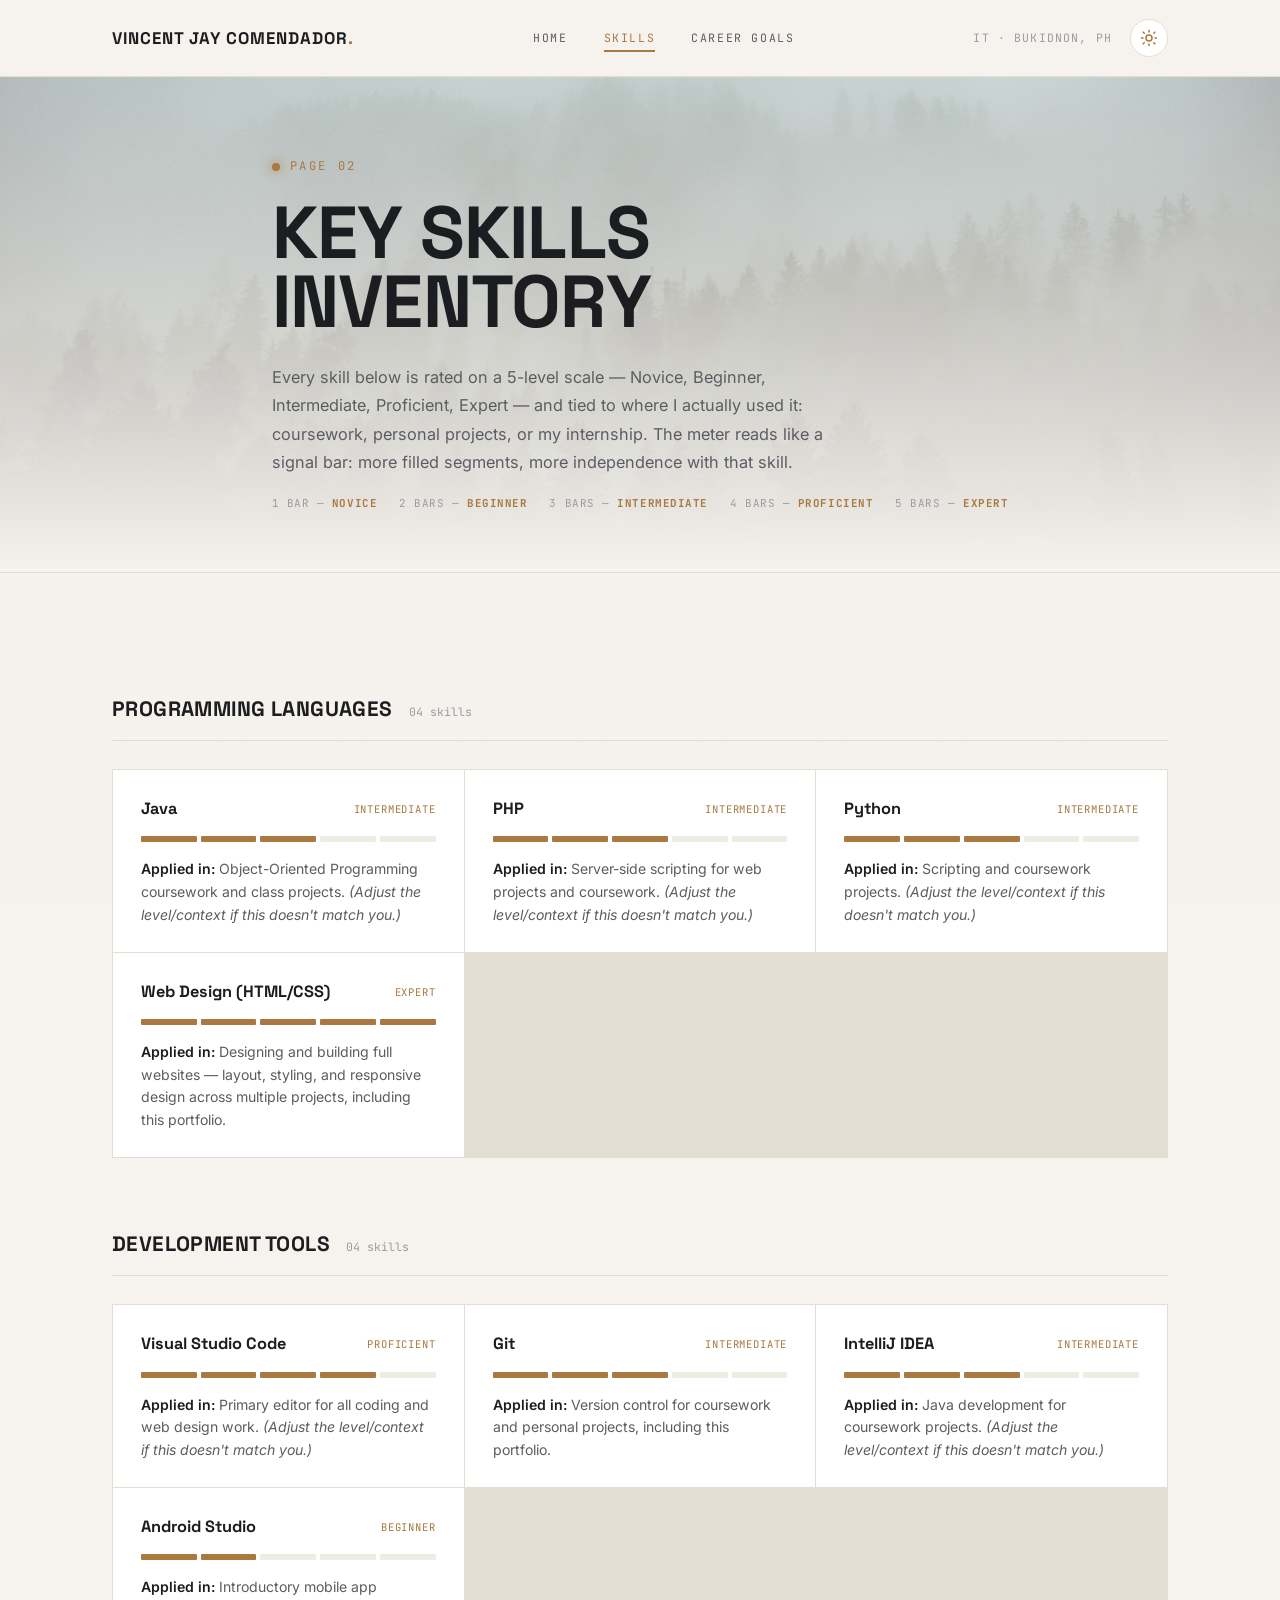
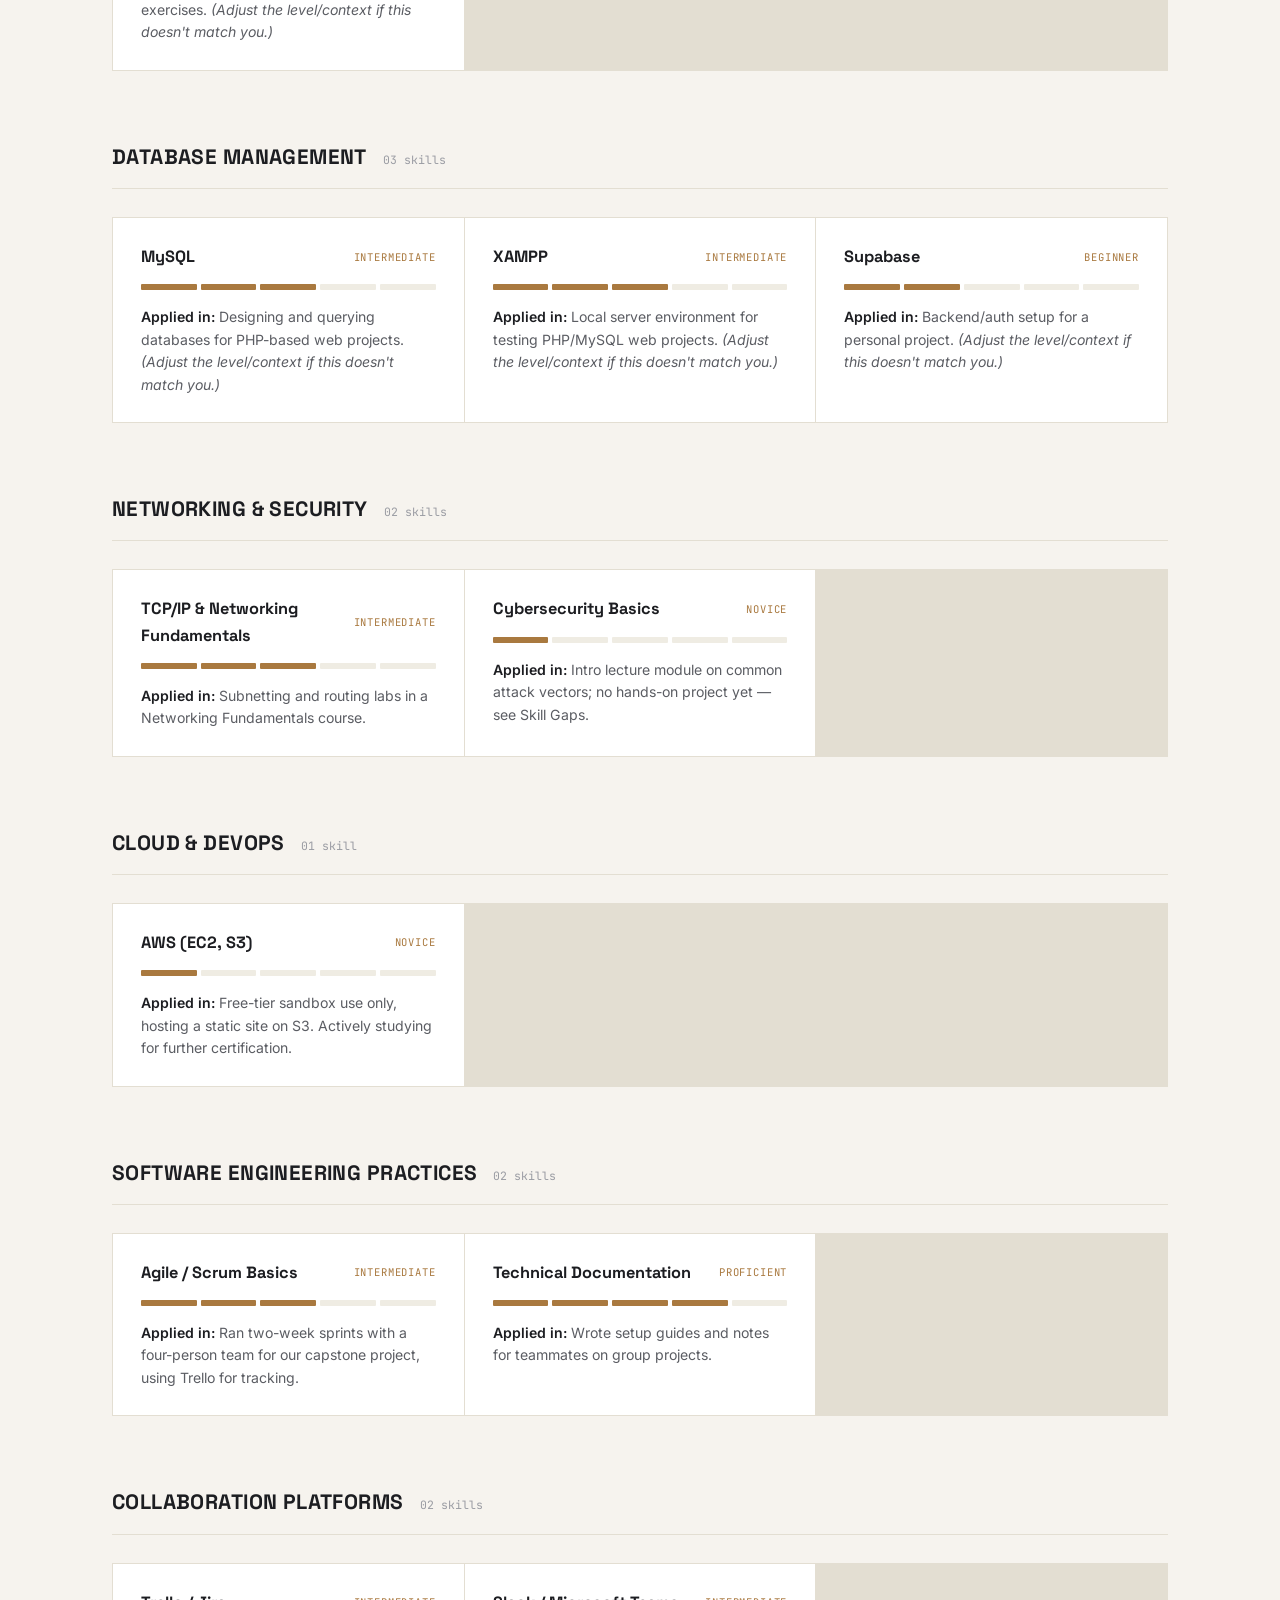
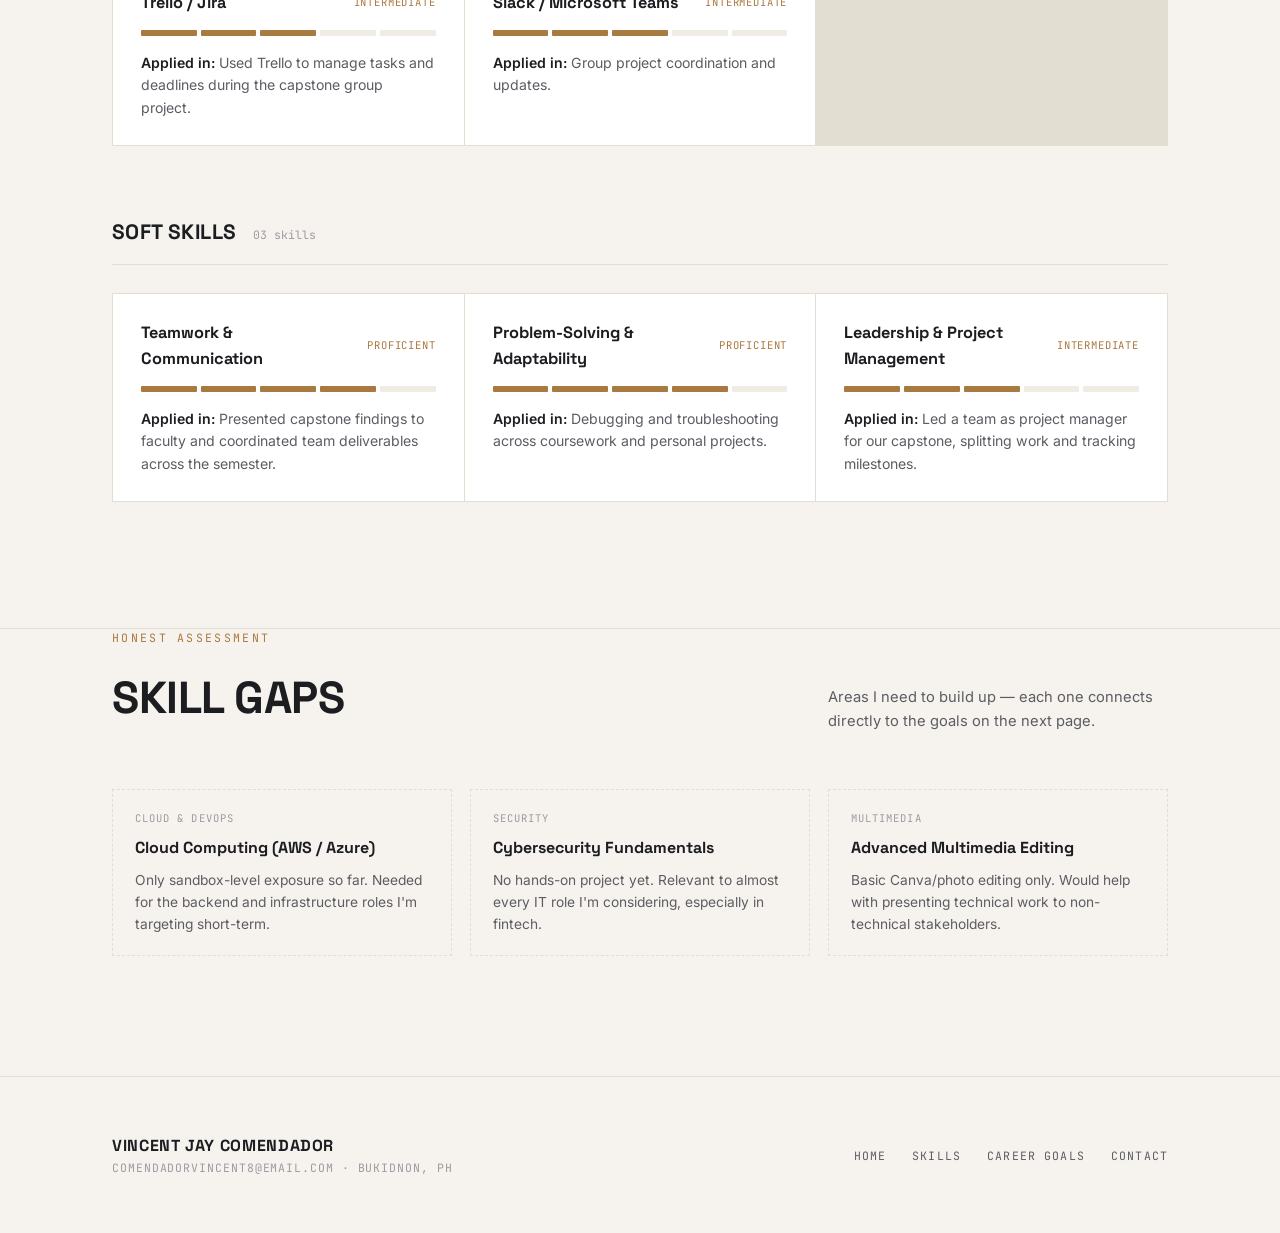
<file: portfolio/skills.html>
<!DOCTYPE html>
<html lang="en" data-theme="dark">
<head>
<meta charset="UTF-8">
<script>
  (function () {
    try {
      var saved = localStorage.getItem('theme');
      var theme = saved || (window.matchMedia('(prefers-color-scheme: light)').matches ? 'light' : 'dark');
      document.documentElement.setAttribute('data-theme', theme);
    } catch (e) { /* ignore — default dark theme already set in markup */ }
  })();
</script>
<meta name="viewport" content="width=device-width, initial-scale=1.0">
<title>Skills Inventory — Vincent Jay Comendador</title>
<link rel="preconnect" href="https://fonts.googleapis.com">
<link href="https://fonts.googleapis.com/css2?family=Space+Grotesk:wght@500;700&family=Inter:wght@400;500;600&family=JetBrains+Mono:wght@400;500&display=swap" rel="stylesheet">
<link rel="stylesheet" href="style.css">
</head>
<body>
<div class="grain"></div>
<div class="stars" id="stars" aria-hidden="true"></div>

<nav class="site-nav">
  <div class="wrap">
    <a href="index.html" class="brand">VINCENT JAY COMENDADOR<span class="dot">.</span></a>
    <ul class="nav-links">
      <li><a href="index.html">Home</a></li>
      <li><a href="skills.html" class="active">Skills</a></li>
      <li><a href="goals.html">Career Goals</a></li>
    </ul>
    <div class="nav-right">
      <span class="nav-index">IT · BUKIDNON, PH</span>
      <button class="theme-toggle" id="themeToggle" aria-label="Toggle light and dark theme" title="Toggle theme">
        <svg class="icon icon-sun" viewBox="0 0 24 24" fill="none" stroke="currentColor" stroke-width="2" stroke-linecap="round" stroke-linejoin="round"><circle cx="12" cy="12" r="4"></circle><line x1="12" y1="2" x2="12" y2="4"></line><line x1="12" y1="20" x2="12" y2="22"></line><line x1="4.22" y1="4.22" x2="5.64" y2="5.64"></line><line x1="18.36" y1="18.36" x2="19.78" y2="19.78"></line><line x1="2" y1="12" x2="4" y2="12"></line><line x1="20" y1="12" x2="22" y2="12"></line><line x1="4.22" y1="19.78" x2="5.64" y2="18.36"></line><line x1="18.36" y1="5.64" x2="19.78" y2="4.22"></line></svg>
        <svg class="icon icon-moon" viewBox="0 0 24 24" fill="currentColor"><path d="M21 12.79A9 9 0 1 1 11.21 3 7 7 0 0 0 21 12.79z"></path></svg>
      </button>
    </div>
  </div>
</nav>

<header class="hero" style="min-height:auto; padding:80px 0 60px;">
  <div class="wrap">
    <p class="hero-eyebrow">Page 02</p>
    <h1 style="font-size:clamp(2.4rem,7vw,4.6rem);">KEY SKILLS<br>INVENTORY</h1>
    <p class="hero-lede">
      Every skill below is rated on a 5-level scale — Novice, Beginner,
      Intermediate, Proficient, Expert — and tied to where I actually used it:
      coursework, personal projects, or my internship. The meter reads like a
      signal bar: more filled segments, more independence with that skill.
    </p>
    <div class="legend">
      <span>1 bar — <b>Novice</b></span>
      <span>2 bars — <b>Beginner</b></span>
      <span>3 bars — <b>Intermediate</b></span>
      <span>4 bars — <b>Proficient</b></span>
      <span>5 bars — <b>Expert</b></span>
    </div>
  </div>
</header>

<section class="section">
  <div class="wrap">

    <!-- PROGRAMMING LANGUAGES -->
    <div class="skill-category reveal">
      <div class="cat-head">
        <h3>Programming Languages</h3>
        <span class="cat-count">04 skills</span>
      </div>
      <div class="skill-grid">

        <div class="skill-card">
          <div class="skill-top">
            <span class="skill-name">Java</span>
            <span class="skill-level-label">Intermediate</span>
          </div>
          <div class="meter"><i class="on"></i><i class="on"></i><i class="on"></i><i></i><i></i></div>
          <p class="skill-context"><b>Applied in:</b> Object-Oriented Programming coursework and class projects. <i>(Adjust the level/context if this doesn't match you.)</i></p>
        </div>

        <div class="skill-card">
          <div class="skill-top">
            <span class="skill-name">PHP</span>
            <span class="skill-level-label">Intermediate</span>
          </div>
          <div class="meter"><i class="on"></i><i class="on"></i><i class="on"></i><i></i><i></i></div>
          <p class="skill-context"><b>Applied in:</b> Server-side scripting for web projects and coursework. <i>(Adjust the level/context if this doesn't match you.)</i></p>
        </div>

        <div class="skill-card">
          <div class="skill-top">
            <span class="skill-name">Python</span>
            <span class="skill-level-label">Intermediate</span>
          </div>
          <div class="meter"><i class="on"></i><i class="on"></i><i class="on"></i><i></i><i></i></div>
          <p class="skill-context"><b>Applied in:</b> Scripting and coursework projects. <i>(Adjust the level/context if this doesn't match you.)</i></p>
        </div>

        <div class="skill-card">
          <div class="skill-top">
            <span class="skill-name">Web Design (HTML/CSS)</span>
            <span class="skill-level-label">Expert</span>
          </div>
          <div class="meter"><i class="on"></i><i class="on"></i><i class="on"></i><i class="on"></i><i class="on"></i></div>
          <p class="skill-context"><b>Applied in:</b> Designing and building full websites — layout, styling, and responsive design across multiple projects, including this portfolio.</p>
        </div>

      </div>
    </div>

    <!-- DEVELOPMENT TOOLS -->
    <div class="skill-category reveal">
      <div class="cat-head">
        <h3>Development Tools</h3>
        <span class="cat-count">04 skills</span>
      </div>
      <div class="skill-grid">

        <div class="skill-card">
          <div class="skill-top">
            <span class="skill-name">Visual Studio Code</span>
            <span class="skill-level-label">Proficient</span>
          </div>
          <div class="meter"><i class="on"></i><i class="on"></i><i class="on"></i><i class="on"></i><i></i></div>
          <p class="skill-context"><b>Applied in:</b> Primary editor for all coding and web design work. <i>(Adjust the level/context if this doesn't match you.)</i></p>
        </div>

        <div class="skill-card">
          <div class="skill-top">
            <span class="skill-name">Git</span>
            <span class="skill-level-label">Intermediate</span>
          </div>
          <div class="meter"><i class="on"></i><i class="on"></i><i class="on"></i><i></i><i></i></div>
          <p class="skill-context"><b>Applied in:</b> Version control for coursework and personal projects, including this portfolio.</p>
        </div>

        <div class="skill-card">
          <div class="skill-top">
            <span class="skill-name">IntelliJ IDEA</span>
            <span class="skill-level-label">Intermediate</span>
          </div>
          <div class="meter"><i class="on"></i><i class="on"></i><i class="on"></i><i></i><i></i></div>
          <p class="skill-context"><b>Applied in:</b> Java development for coursework projects. <i>(Adjust the level/context if this doesn't match you.)</i></p>
        </div>

        <div class="skill-card">
          <div class="skill-top">
            <span class="skill-name">Android Studio</span>
            <span class="skill-level-label">Beginner</span>
          </div>
          <div class="meter"><i class="on"></i><i class="on"></i><i></i><i></i><i></i></div>
          <p class="skill-context"><b>Applied in:</b> Introductory mobile app exercises. <i>(Adjust the level/context if this doesn't match you.)</i></p>
        </div>

      </div>
    </div>

    <!-- DATABASE MANAGEMENT -->
    <div class="skill-category reveal">
      <div class="cat-head">
        <h3>Database Management</h3>
        <span class="cat-count">03 skills</span>
      </div>
      <div class="skill-grid">

        <div class="skill-card">
          <div class="skill-top">
            <span class="skill-name">MySQL</span>
            <span class="skill-level-label">Intermediate</span>
          </div>
          <div class="meter"><i class="on"></i><i class="on"></i><i class="on"></i><i></i><i></i></div>
          <p class="skill-context"><b>Applied in:</b> Designing and querying databases for PHP-based web projects. <i>(Adjust the level/context if this doesn't match you.)</i></p>
        </div>

        <div class="skill-card">
          <div class="skill-top">
            <span class="skill-name">XAMPP</span>
            <span class="skill-level-label">Intermediate</span>
          </div>
          <div class="meter"><i class="on"></i><i class="on"></i><i class="on"></i><i></i><i></i></div>
          <p class="skill-context"><b>Applied in:</b> Local server environment for testing PHP/MySQL web projects. <i>(Adjust the level/context if this doesn't match you.)</i></p>
        </div>

        <div class="skill-card">
          <div class="skill-top">
            <span class="skill-name">Supabase</span>
            <span class="skill-level-label">Beginner</span>
          </div>
          <div class="meter"><i class="on"></i><i class="on"></i><i></i><i></i><i></i></div>
          <p class="skill-context"><b>Applied in:</b> Backend/auth setup for a personal project. <i>(Adjust the level/context if this doesn't match you.)</i></p>
        </div>

      </div>
    </div>

    <!-- NETWORKING & SECURITY -->
    <div class="skill-category reveal">
      <div class="cat-head">
        <h3>Networking &amp; Security</h3>
        <span class="cat-count">02 skills</span>
      </div>
      <div class="skill-grid">

        <div class="skill-card">
          <div class="skill-top">
            <span class="skill-name">TCP/IP &amp; Networking Fundamentals</span>
            <span class="skill-level-label">Intermediate</span>
          </div>
          <div class="meter"><i class="on"></i><i class="on"></i><i class="on"></i><i></i><i></i></div>
          <p class="skill-context"><b>Applied in:</b> Subnetting and routing labs in a Networking Fundamentals course.</p>
        </div>

        <div class="skill-card">
          <div class="skill-top">
            <span class="skill-name">Cybersecurity Basics</span>
            <span class="skill-level-label">Novice</span>
          </div>
          <div class="meter"><i class="on"></i><i></i><i></i><i></i><i></i></div>
          <p class="skill-context"><b>Applied in:</b> Intro lecture module on common attack vectors; no hands-on project yet — see Skill Gaps.</p>
        </div>

      </div>
    </div>

    <!-- CLOUD & DEVOPS -->
    <div class="skill-category reveal">
      <div class="cat-head">
        <h3>Cloud &amp; DevOps</h3>
        <span class="cat-count">01 skill</span>
      </div>
      <div class="skill-grid">

        <div class="skill-card">
          <div class="skill-top">
            <span class="skill-name">AWS (EC2, S3)</span>
            <span class="skill-level-label">Novice</span>
          </div>
          <div class="meter"><i class="on"></i><i></i><i></i><i></i><i></i></div>
          <p class="skill-context"><b>Applied in:</b> Free-tier sandbox use only, hosting a static site on S3. Actively studying for further certification.</p>
        </div>

      </div>
    </div>

    <!-- SOFTWARE ENGINEERING PRACTICES -->
    <div class="skill-category reveal">
      <div class="cat-head">
        <h3>Software Engineering Practices</h3>
        <span class="cat-count">02 skills</span>
      </div>
      <div class="skill-grid">

        <div class="skill-card">
          <div class="skill-top">
            <span class="skill-name">Agile / Scrum Basics</span>
            <span class="skill-level-label">Intermediate</span>
          </div>
          <div class="meter"><i class="on"></i><i class="on"></i><i class="on"></i><i></i><i></i></div>
          <p class="skill-context"><b>Applied in:</b> Ran two-week sprints with a four-person team for our capstone project, using Trello for tracking.</p>
        </div>

        <div class="skill-card">
          <div class="skill-top">
            <span class="skill-name">Technical Documentation</span>
            <span class="skill-level-label">Proficient</span>
          </div>
          <div class="meter"><i class="on"></i><i class="on"></i><i class="on"></i><i class="on"></i><i></i></div>
          <p class="skill-context"><b>Applied in:</b> Wrote setup guides and notes for teammates on group projects.</p>
        </div>

      </div>
    </div>

    <!-- COLLABORATION PLATFORMS -->
    <div class="skill-category reveal">
      <div class="cat-head">
        <h3>Collaboration Platforms</h3>
        <span class="cat-count">02 skills</span>
      </div>
      <div class="skill-grid">

        <div class="skill-card">
          <div class="skill-top">
            <span class="skill-name">Trello / Jira</span>
            <span class="skill-level-label">Intermediate</span>
          </div>
          <div class="meter"><i class="on"></i><i class="on"></i><i class="on"></i><i></i><i></i></div>
          <p class="skill-context"><b>Applied in:</b> Used Trello to manage tasks and deadlines during the capstone group project.</p>
        </div>

        <div class="skill-card">
          <div class="skill-top">
            <span class="skill-name">Slack / Microsoft Teams</span>
            <span class="skill-level-label">Intermediate</span>
          </div>
          <div class="meter"><i class="on"></i><i class="on"></i><i class="on"></i><i></i><i></i></div>
          <p class="skill-context"><b>Applied in:</b> Group project coordination and updates.</p>
        </div>

      </div>
    </div>

    <!-- SOFT SKILLS -->
    <div class="skill-category reveal">
      <div class="cat-head">
        <h3>Soft Skills</h3>
        <span class="cat-count">03 skills</span>
      </div>
      <div class="skill-grid">

        <div class="skill-card">
          <div class="skill-top">
            <span class="skill-name">Teamwork &amp; Communication</span>
            <span class="skill-level-label">Proficient</span>
          </div>
          <div class="meter"><i class="on"></i><i class="on"></i><i class="on"></i><i class="on"></i><i></i></div>
          <p class="skill-context"><b>Applied in:</b> Presented capstone findings to faculty and coordinated team deliverables across the semester.</p>
        </div>

        <div class="skill-card">
          <div class="skill-top">
            <span class="skill-name">Problem-Solving &amp; Adaptability</span>
            <span class="skill-level-label">Proficient</span>
          </div>
          <div class="meter"><i class="on"></i><i class="on"></i><i class="on"></i><i class="on"></i><i></i></div>
          <p class="skill-context"><b>Applied in:</b> Debugging and troubleshooting across coursework and personal projects.</p>
        </div>

        <div class="skill-card">
          <div class="skill-top">
            <span class="skill-name">Leadership &amp; Project Management</span>
            <span class="skill-level-label">Intermediate</span>
          </div>
          <div class="meter"><i class="on"></i><i class="on"></i><i class="on"></i><i></i><i></i></div>
          <p class="skill-context"><b>Applied in:</b> Led a team as project manager for our capstone, splitting work and tracking milestones.</p>
        </div>

      </div>
    </div>

  </div>
</section>

<section class="section" id="gaps" style="padding-top:0;">
  <div class="wrap">
    <div class="section-head reveal">
      <div>
        <p class="section-eyebrow">Honest Assessment</p>
        <h2>Skill Gaps</h2>
      </div>
      <p class="section-note">
        Areas I need to build up — each one connects directly to the goals on
        the next page.
      </p>
    </div>

    <div class="gap-list reveal">
      <div class="gap-item">
        <div class="gap-tag">Cloud &amp; DevOps</div>
        <h4>Cloud Computing (AWS / Azure)</h4>
        <p>Only sandbox-level exposure so far. Needed for the backend and
        infrastructure roles I'm targeting short-term.</p>
      </div>
      <div class="gap-item">
        <div class="gap-tag">Security</div>
        <h4>Cybersecurity Fundamentals</h4>
        <p>No hands-on project yet. Relevant to almost every IT role I'm
        considering, especially in fintech.</p>
      </div>
      <div class="gap-item">
        <div class="gap-tag">Multimedia</div>
        <h4>Advanced Multimedia Editing</h4>
        <p>Basic Canva/photo editing only. Would help with presenting
        technical work to non-technical stakeholders.</p>
      </div>
    </div>
  </div>
</section>

<footer class="site-footer">
  <div class="wrap">
    <div>
      <div class="footer-brand">VINCENT JAY COMENDADOR</div>
      <div class="footer-meta">comendadorvincent8@email.com · Bukidnon, PH</div>
    </div>
    <ul class="footer-links">
      <li><a href="index.html">Home</a></li>
      <li><a href="skills.html">Skills</a></li>
      <li><a href="goals.html">Career Goals</a></li>
      <li><a href="mailto:comendadorvincent8@email.com">Contact</a></li>
    </ul>
  </div>
</footer>

<script src="script.js" defer></script>
</body>
</html>
</file>
<file: style.css>
/* ============================================================
   PORTFOLIO — shared styles
   Display: Space Grotesk / Body: Inter / Utility-Mono: JetBrains Mono
   ============================================================ */

:root{
  /* ---- dark theme (default) ---- */
  --bg:        #15161a;
  --bg-panel:  #1d1f24;
  --bg-panel-2:#25272d;
  --text:      #f1efe8;
  --text-dim:  #8d8f96;
  --text-faint:#5c5e64;
  --line:      #313339;
  --accent:    #c9a670;
  --accent-2:  #e2c692;
  --accent-soft: rgba(201,166,112,.14);
  --accent-line: rgba(201,166,112,.35);
  --nav-bg: rgba(21,22,26,.86);
  --card-shadow: 0 14px 34px -12px rgba(0,0,0,.55), 0 0 0 1px var(--accent-line);
  --grain-opacity: .035;

  --display: "Space Grotesk", sans-serif;
  --body: "Inter", sans-serif;
  --mono: "JetBrains Mono", monospace;

  --max: 1120px;
  --ease: cubic-bezier(.16,.84,.44,1);
}

[data-theme="light"]{
  --bg:        #f6f3ee;
  --bg-panel:  #ffffff;
  --bg-panel-2:#efece3;
  --text:      #1c1d21;
  --text-dim:  #5b5d63;
  --text-faint:#9a9ca3;
  --line:      #e3ded2;
  --accent:    #a9793f;
  --accent-2:  #8c6431;
  --accent-soft: rgba(169,121,63,.12);
  --accent-line: rgba(169,121,63,.32);
  --nav-bg: rgba(246,243,238,.86);
  --card-shadow: 0 14px 34px -14px rgba(30,25,15,.18), 0 0 0 1px var(--accent-line);
  --grain-opacity: .02;
}

*{ box-sizing:border-box; margin:0; padding:0; }

html{ scroll-behavior:smooth; }

body{
  background:
    radial-gradient(ellipse 900px 500px at 15% -10%, var(--accent-soft), transparent 60%),
    var(--bg);
  color:var(--text);
  font-family:var(--body);
  line-height:1.6;
  -webkit-font-smoothing:antialiased;
  transition:background-color .45s ease, color .45s ease;
}

a{ color:inherit; text-decoration:none; }
ul{ list-style:none; }
img{ max-width:100%; display:block; }

.wrap{
  max-width:var(--max);
  margin:0 auto;
  padding:0 32px;
}

::selection{ background:var(--accent); color:#15161a; }

:focus-visible{
  outline:2px solid var(--accent);
  outline-offset:3px;
}

/* ---------- NAV ---------- */
.site-nav{
  position:sticky; top:0; z-index:50;
  background:var(--nav-bg);
  backdrop-filter:blur(10px);
  border-bottom:1px solid var(--line);
  transition:background-color .45s ease, border-color .45s ease;
}
.site-nav .wrap{
  display:flex; align-items:center; justify-content:space-between;
  height:76px;
}
.brand{
  font-family:var(--display);
  font-weight:700;
  font-size:1.05rem;
  letter-spacing:.06em;
}
.brand .dot{ color:var(--accent); }
.nav-links{
  display:flex; gap:36px;
  font-family:var(--mono);
  font-size:.72rem;
  letter-spacing:.14em;
  text-transform:uppercase;
}
.nav-links li a{
  color:var(--text-dim);
  position:relative;
  padding-bottom:6px;
  transition:color .2s ease;
}
.nav-links li a::after{
  content:"";
  position:absolute; left:0; right:100%; bottom:-1px;
  height:2px; background:var(--accent);
  transition:right .3s var(--ease);
}
.nav-links li a:hover{ color:var(--text); }
.nav-links li a:hover::after{ right:0; }
.nav-links li a.active{ color:var(--accent); }
.nav-links li a.active::after{ right:0; }

.nav-right{
  display:flex; align-items:center; gap:18px;
}
.nav-index{
  font-family:var(--mono);
  font-size:.72rem;
  color:var(--text-faint);
  letter-spacing:.1em;
}

/* ---------- theme toggle ---------- */
.theme-toggle{
  position:relative;
  width:38px; height:38px;
  border-radius:50%;
  border:1px solid var(--line);
  background:var(--bg-panel);
  display:flex; align-items:center; justify-content:center;
  cursor:pointer;
  flex-shrink:0;
  transition:border-color .3s ease, transform .45s var(--ease), background-color .3s ease;
}
.theme-toggle:hover{ border-color:var(--accent); transform:rotate(25deg); }
.theme-toggle:active{ transform:rotate(25deg) scale(.92); }
.theme-toggle .icon{
  position:absolute;
  width:18px; height:18px;
  color:var(--accent);
  transition:opacity .5s ease, transform .6s var(--ease);
}
.theme-toggle .icon-sun{ opacity:0; transform:rotate(-90deg) scale(.4); }
.theme-toggle .icon-moon{ opacity:1; transform:rotate(0) scale(1); }
[data-theme="light"] .theme-toggle .icon-sun{ opacity:1; transform:rotate(0) scale(1); }
[data-theme="light"] .theme-toggle .icon-moon{ opacity:0; transform:rotate(90deg) scale(.4); }

/* ---------- ambient grain layer ---------- */
.grain{
  pointer-events:none;
  position:fixed; inset:0; z-index:0;
  opacity:var(--grain-opacity);
  background-image:url("data:image/svg+xml,%3Csvg xmlns='http://www.w3.org/2000/svg' width='120' height='120'%3E%3Cfilter id='n'%3E%3CfeTurbulence type='fractalNoise' baseFrequency='0.9' numOctaves='2' stitchTiles='stitch'/%3E%3C/filter%3E%3Crect width='100%25' height='100%25' filter='url(%23n)'/%3E%3C/svg%3E");
  transition:opacity .45s ease;
}

/* ---------- starfield (dark mode only) ---------- */
.stars{
  position:fixed; inset:0; z-index:0;
  pointer-events:none;
  overflow:hidden;
  opacity:0;
  transition:opacity .6s ease;
}
[data-theme="dark"] .stars{ opacity:1; }
.star{
  position:absolute;
  background:#fff;
  border-radius:50%;
  opacity:.2;
  animation:twinkle ease-in-out infinite;
  will-change:opacity;
}
@keyframes twinkle{
  0%,100%{ opacity:.12; }
  50%{ opacity:.8; }
}

/* ---------- HERO ---------- */
.hero{
  position:relative;
  min-height:calc(100vh - 76px);
  display:flex; flex-direction:column; justify-content:center;
  padding:80px 0 60px;
  overflow:hidden;
  background-image:
    radial-gradient(circle at 78% 20%, rgba(201,166,112,.16), transparent 34%),
    radial-gradient(circle at 18% 82%, rgba(201,166,112,.08), transparent 30%),
    linear-gradient(180deg, rgba(21,22,26,.70) 0%, rgba(21,22,26,.90) 65%, rgba(21,22,26,1) 100%);
  background-size:cover;
  background-position:center;
}
[data-theme="light"] .hero{
  background-image:
    radial-gradient(circle at 78% 20%, rgba(169,121,63,.14), transparent 34%),
    radial-gradient(circle at 18% 82%, rgba(169,121,63,.07), transparent 30%),
    linear-gradient(180deg, rgba(246,243,238,.62) 0%, rgba(246,243,238,.88) 65%, rgba(246,243,238,1) 100%);
}
.hero-eyebrow{
  font-family:var(--mono);
  font-size:.75rem;
  letter-spacing:.22em;
  text-transform:uppercase;
  color:var(--accent);
  margin-bottom:22px;
  display:flex; align-items:center; gap:10px;
}
.hero-eyebrow::before{
  content:"";
  width:8px; height:8px; border-radius:50%;
  background:var(--accent);
  box-shadow:0 0 12px var(--accent);
  animation:pulseDot 2.4s ease-in-out infinite;
}
@keyframes pulseDot{
  0%,100%{ transform:scale(1); opacity:1; }
  50%{ transform:scale(1.35); opacity:.7; }
}
.hero h1{
  font-family:var(--display);
  font-weight:700;
  font-size:clamp(3.2rem, 9vw, 7.2rem);
  line-height:.94;
  letter-spacing:-.01em;
  text-transform:uppercase;
}
.hero h1 .cursor{
  display:inline-block;
  width:.5ch;
  background:var(--accent);
  animation:blink 1.1s steps(1) infinite;
  margin-left:6px;
}
@keyframes blink{ 50%{ opacity:0; } }

.hero-role{
  font-family:var(--mono);
  font-size:1rem;
  color:var(--text-dim);
  margin-top:22px;
  letter-spacing:.02em;
}
.hero-role span{ color:var(--accent); }

.hero-lede{
  max-width:560px;
  margin-top:26px;
  color:var(--text-dim);
  font-size:1.02rem;
  line-height:1.75;
}

.hero-actions{
  display:flex; gap:16px; margin-top:40px; flex-wrap:wrap;
}

/* hero entrance animation (above the fold — plays on load, not on scroll) */
.hero-eyebrow, .hero h1, .hero-role, .hero-lede, .hero-actions{
  animation:fadeUp .8s var(--ease) both;
}
.hero h1{ animation-delay:.08s; }
.hero-role{ animation-delay:.2s; }
.hero-lede{ animation-delay:.32s; }
.hero-actions{ animation-delay:.44s; }
@keyframes fadeUp{
  from{ opacity:0; transform:translateY(22px); }
  to{ opacity:1; transform:translateY(0); }
}

.btn{
  font-family:var(--mono);
  font-size:.78rem;
  letter-spacing:.1em;
  text-transform:uppercase;
  padding:14px 26px;
  border-radius:2px;
  transition:transform .25s var(--ease), box-shadow .25s ease, background .25s ease, border-color .25s ease;
  border:1px solid var(--line);
}
.btn-solid{
  background:linear-gradient(135deg, var(--accent), var(--accent-2));
  color:#15161a; border-color:transparent;
}
.btn-solid:hover{
  transform:translateY(-3px);
  box-shadow:0 14px 28px -10px var(--accent-line);
}
.btn-ghost{ color:var(--text); }
.btn-ghost:hover{
  border-color:var(--accent); color:var(--accent);
  transform:translateY(-3px);
}

.scroll-cue{
  position:absolute; right:32px; bottom:28px;
  writing-mode:vertical-rl;
  font-family:var(--mono);
  font-size:.68rem;
  letter-spacing:.3em;
  color:var(--text-faint);
  display:flex; align-items:center; gap:14px;
  animation:floatY 3.2s ease-in-out infinite;
}
.scroll-cue::after{
  content:""; width:1px; height:50px; background:var(--text-faint);
}
@keyframes floatY{
  0%,100%{ transform:translateY(0); }
  50%{ transform:translateY(-8px); }
}

/* ---------- generic section scaffolding ---------- */
.section{
  padding:120px 0;
  border-top:1px solid var(--line);
  position:relative;
  scroll-margin-top:90px;
  transition:border-color .45s ease;
}
.section-head{
  display:flex; justify-content:space-between; align-items:flex-end;
  gap:24px; margin-bottom:56px; flex-wrap:wrap;
}
.section-eyebrow{
  font-family:var(--mono);
  font-size:.72rem;
  letter-spacing:.2em;
  text-transform:uppercase;
  color:var(--accent);
  margin-bottom:14px;
}
.section-head h2{
  font-family:var(--display);
  font-weight:700;
  font-size:clamp(1.9rem,4vw,2.8rem);
  text-transform:uppercase;
  letter-spacing:-.01em;
}
.section-note{
  max-width:340px;
  color:var(--text-dim);
  font-size:.92rem;
}

/* ---------- scroll-reveal ---------- */
.reveal{
  opacity:0;
  transform:translateY(28px);
  transition:opacity .7s var(--ease), transform .7s var(--ease);
}
.reveal.in-view{ opacity:1; transform:translateY(0); }
.reveal-delay-1{ transition-delay:.08s; }
.reveal-delay-2{ transition-delay:.16s; }
.reveal-delay-3{ transition-delay:.24s; }

/* ---------- stat row (home) ---------- */
.stat-row{
  display:grid;
  grid-template-columns:repeat(auto-fit, minmax(180px,1fr));
  gap:1px;
  background:var(--line);
  border:1px solid var(--line);
  margin-top:60px;
  transition:background-color .45s ease, border-color .45s ease;
}
.stat{
  background:var(--bg-panel);
  padding:34px 30px;
  transition:background-color .3s ease, transform .25s var(--ease), box-shadow .25s ease;
}
.stat:hover{
  transform:translateY(-4px);
  box-shadow:var(--card-shadow);
  position:relative; z-index:1;
}
.stat .num{
  font-family:var(--display);
  font-size:2.4rem;
  font-weight:700;
  color:var(--accent);
}
.stat .label{
  margin-top:8px;
  font-family:var(--mono);
  font-size:.72rem;
  letter-spacing:.1em;
  text-transform:uppercase;
  color:var(--text-dim);
}

/* ---------- panel / card ---------- */
.panel{
  background:var(--bg-panel);
  border:1px solid var(--line);
  padding:36px;
  transition:background-color .3s ease, border-color .3s ease, transform .25s var(--ease), box-shadow .25s ease;
}
.panel:hover{
  transform:translateY(-3px);
  box-shadow:var(--card-shadow);
}

/* ---------- footer ---------- */
.site-footer{
  border-top:1px solid var(--line);
  padding:56px 0;
  transition:border-color .45s ease;
}
.site-footer .wrap{
  display:flex; justify-content:space-between; align-items:center;
  flex-wrap:wrap; gap:18px;
}
.footer-brand{
  font-family:var(--display); font-weight:700; letter-spacing:.04em;
}
.footer-meta{
  font-family:var(--mono); font-size:.72rem; letter-spacing:.08em;
  color:var(--text-faint); text-transform:uppercase;
}
.footer-links{ display:flex; gap:26px; }
.footer-links a{
  font-family:var(--mono); font-size:.72rem; letter-spacing:.1em;
  text-transform:uppercase; color:var(--text-dim);
  position:relative;
  transition:color .2s ease;
}
.footer-links a::after{
  content:""; position:absolute; left:0; right:100%; bottom:-4px;
  height:1px; background:var(--accent);
  transition:right .3s var(--ease);
}
.footer-links a:hover{ color:var(--accent); }
.footer-links a:hover::after{ right:0; }

/* ============================================================
   SKILLS PAGE
   ============================================================ */
.skill-category{
  margin-bottom:6px;
}
.skill-category + .skill-category{
  margin-top:70px;
}
.cat-head{
  display:flex; align-items:baseline; gap:16px;
  margin-bottom:28px;
  padding-bottom:14px;
  border-bottom:1px solid var(--line);
  transition:border-color .45s ease;
}
.cat-head h3{
  font-family:var(--display);
  font-size:1.3rem;
  text-transform:uppercase;
  letter-spacing:.02em;
}
.cat-count{
  font-family:var(--mono);
  font-size:.72rem;
  color:var(--text-faint);
}

.skill-grid{
  display:grid;
  grid-template-columns:repeat(auto-fill, minmax(320px,1fr));
  gap:1px;
  background:var(--line);
  border:1px solid var(--line);
  transition:background-color .45s ease, border-color .45s ease;
}
.skill-card{
  background:var(--bg-panel);
  padding:26px 28px;
  transition:background-color .3s ease, transform .25s var(--ease), box-shadow .25s ease;
  position:relative;
}
.skill-card:hover{
  transform:translateY(-4px);
  box-shadow:var(--card-shadow);
  z-index:1;
}
.skill-top{
  display:flex; justify-content:space-between; align-items:center;
  margin-bottom:10px;
  gap:12px;
}
.skill-name{
  font-family:var(--display);
  font-weight:700;
  font-size:1.02rem;
}
.skill-level-label{
  font-family:var(--mono);
  font-size:.66rem;
  letter-spacing:.08em;
  text-transform:uppercase;
  color:var(--accent);
  white-space:nowrap;
}

/* segmented proficiency meter — 5 bars, "signal strength" */
.meter{
  display:flex; gap:4px; margin:14px 0 16px;
}
.meter i{
  flex:1; height:6px; background:var(--bg-panel-2);
  border-radius:1px;
  transition:background-color .3s ease, transform .3s ease;
}
.meter i.on{ background:var(--accent); }
.skill-card:hover .meter i.on{ transform:scaleY(1.3); }

.skill-context{
  font-size:.88rem;
  color:var(--text-dim);
}
.skill-context b{
  color:var(--text);
  font-weight:600;
}

/* skill gap list */
.gap-list{
  display:grid;
  grid-template-columns:repeat(auto-fit,minmax(260px,1fr));
  gap:18px;
  margin-top:28px;
}
.gap-item{
  border:1px dashed var(--line);
  padding:20px 22px;
  transition:border-color .25s ease, transform .25s var(--ease), background-color .25s ease;
}
.gap-item:hover{
  border-color:var(--accent-line);
  border-style:solid;
  background:var(--accent-soft);
  transform:translateY(-2px);
}
.gap-item .gap-tag{
  font-family:var(--mono);
  font-size:.66rem;
  letter-spacing:.1em;
  text-transform:uppercase;
  color:var(--text-faint);
  margin-bottom:8px;
}
.gap-item h4{
  font-family:var(--display);
  font-size:1rem;
  margin-bottom:8px;
}
.gap-item p{
  font-size:.86rem;
  color:var(--text-dim);
}

/* legend */
.legend{
  display:flex; flex-wrap:wrap; gap:22px;
  margin-top:18px;
  font-family:var(--mono);
  font-size:.68rem;
  letter-spacing:.05em;
  color:var(--text-faint);
  text-transform:uppercase;
}
.legend span b{ color:var(--accent); }

/* ============================================================
   GOALS PAGE — timeline (genuinely sequential, numbering earned)
   ============================================================ */
.timeline{
  display:flex; flex-direction:column;
}
.tl-item{
  display:grid;
  grid-template-columns:120px 1fr;
  gap:30px;
  padding:44px 0;
  border-bottom:1px solid var(--line);
  transition:border-color .45s ease;
}
.tl-item:first-child{ padding-top:0; }
.tl-index{
  font-family:var(--display);
  font-size:2.6rem;
  font-weight:700;
  color:var(--bg-panel-2);
  -webkit-text-stroke:1px var(--line);
  transition:color .3s ease, -webkit-text-stroke-color .3s ease;
}
.tl-item:hover .tl-index{ color:var(--accent-soft); -webkit-text-stroke-color:var(--accent-line); }
.tl-range{
  font-family:var(--mono);
  font-size:.72rem;
  color:var(--accent);
  letter-spacing:.08em;
  margin-bottom:8px;
  display:block;
}
.tl-item h3{
  font-family:var(--display);
  font-size:1.5rem;
  text-transform:uppercase;
  margin-bottom:14px;
}
.tl-item ul{
  display:flex; flex-direction:column; gap:8px;
}
.tl-item ul li{
  position:relative;
  padding-left:20px;
  color:var(--text-dim);
  font-size:.94rem;
}
.tl-item ul li::before{
  content:"—";
  position:absolute; left:0; color:var(--accent);
}

.domain-grid{
  display:grid;
  grid-template-columns:repeat(auto-fit,minmax(240px,1fr));
  gap:1px;
  background:var(--line);
  border:1px solid var(--line);
  transition:background-color .45s ease, border-color .45s ease;
}
.domain-card{
  background:var(--bg-panel);
  padding:30px 26px;
  transition:background-color .3s ease, transform .25s var(--ease), box-shadow .25s ease;
  position:relative;
}
.domain-card:hover{
  transform:translateY(-4px);
  box-shadow:var(--card-shadow);
  z-index:1;
}
.domain-card .rank{
  font-family:var(--mono);
  font-size:.68rem;
  color:var(--accent);
  letter-spacing:.1em;
}
.domain-card h4{
  font-family:var(--display);
  font-size:1.15rem;
  margin:10px 0 10px;
  text-transform:uppercase;
}
.domain-card p{
  font-size:.86rem; color:var(--text-dim);
}

.dev-plan-grid{
  display:grid;
  grid-template-columns:repeat(auto-fit,minmax(280px,1fr));
  gap:22px;
}
.dev-plan-card{
  border:1px solid var(--line);
  padding:24px 26px;
  background:var(--bg-panel);
  transition:background-color .3s ease, border-color .25s ease, transform .25s var(--ease), box-shadow .25s ease;
}
.dev-plan-card:hover{
  transform:translateY(-4px);
  border-color:var(--accent-line);
  box-shadow:var(--card-shadow);
}
.dev-plan-card .tag{
  font-family:var(--mono);
  font-size:.66rem;
  color:var(--text-faint);
  text-transform:uppercase;
  letter-spacing:.08em;
}
.dev-plan-card h4{
  font-family:var(--display);
  font-size:1.05rem;
  margin:8px 0 10px;
}
.dev-plan-card p{
  font-size:.86rem; color:var(--text-dim);
}

.values-block{
  max-width:760px;
}
.values-block p{
  color:var(--text-dim);
  margin-bottom:18px;
  font-size:1rem;
}
.values-block p:last-child{ margin-bottom:0; }
.pull{
  font-family:var(--display);
  font-size:1.4rem;
  color:var(--text);
  border-left:2px solid var(--accent);
  padding-left:22px;
  margin:30px 0;
  font-weight:500;
  line-height:1.4;
}

/* ============================================================
   PROJECTS + GAP ANALYSIS
   ============================================================ */
.page-hero{ min-height:auto; padding:80px 0 60px; }
.page-hero h1{ font-size:clamp(2.4rem,7vw,4.6rem); }

.project-case{
  border-top:1px solid var(--line);
  padding:54px 0;
}
.project-case:first-of-type{ border-top:0; padding-top:0; }
.project-case-head{
  display:flex; justify-content:space-between; align-items:flex-start;
  gap:30px; margin-bottom:30px;
}
.project-index, .gap-number{
  font-family:var(--mono); font-size:.7rem; letter-spacing:.12em;
  color:var(--accent);
}
.project-type, .gap-domain, .gap-cta-kicker{
  font-family:var(--mono); font-size:.68rem; letter-spacing:.1em;
  text-transform:uppercase; color:var(--text-faint); margin:8px 0 6px;
}
.project-case h3, .gap-analysis-card h3{
  font-family:var(--display); font-size:clamp(1.45rem,3vw,2rem);
  text-transform:uppercase;
}
.project-role{
  font-family:var(--mono); font-size:.68rem; letter-spacing:.08em;
  color:var(--text-dim); border:1px solid var(--line); padding:8px 10px;
  white-space:nowrap;
}
.project-details{
  display:grid; grid-template-columns:repeat(2,minmax(0,1fr));
  gap:1px; background:var(--line); border:1px solid var(--line);
}
.project-details > div{ background:var(--bg-panel); padding:26px; }
.project-details h4, .gap-analysis-grid h4{
  font-family:var(--mono); font-size:.68rem; letter-spacing:.09em;
  text-transform:uppercase; color:var(--accent); margin-bottom:10px;
}
.project-details p, .gap-analysis-grid p, .roadmap-step p{ color:var(--text-dim); font-size:.9rem; }
.evidence-block{ grid-column:1 / -1; }
.evidence-placeholder{
  display:inline-block; margin-top:14px; padding:9px 11px;
  border:1px dashed var(--accent-line); color:var(--accent);
  font-family:var(--mono); font-size:.68rem; letter-spacing:.04em;
}
.project-next{ padding-top:0; }
.project-note, .gap-cta{
  display:flex; align-items:center; justify-content:space-between; gap:32px;
}
.project-note h2, .gap-cta h3{
  font-family:var(--display); text-transform:uppercase; margin-bottom:10px;
}
.project-note p, .gap-cta p{ color:var(--text-dim); max-width:700px; }

.gap-analysis-card{ border-top:1px solid var(--line); padding:46px 0; }
.gap-analysis-card:first-of-type{ border-top:0; padding-top:0; }
.gap-analysis-head{ display:flex; gap:22px; align-items:flex-start; margin-bottom:24px; }
.gap-analysis-grid{
  display:grid; grid-template-columns:repeat(2,minmax(0,1fr));
  gap:1px; background:var(--line); border:1px solid var(--line);
}
.gap-analysis-grid > div{ background:var(--bg-panel); padding:24px; }
.gap-analysis-grid .gap-plan{ background:var(--accent-soft); }
.roadmap-grid{
  display:grid; grid-template-columns:repeat(4,minmax(0,1fr));
  gap:1px; background:var(--line); border:1px solid var(--line);
}
.roadmap-step{ background:var(--bg-panel); padding:26px 24px; }
.roadmap-step span{ font-family:var(--mono); color:var(--accent); font-size:.68rem; letter-spacing:.08em; }
.roadmap-step h3{ font-family:var(--display); text-transform:uppercase; font-size:1.05rem; margin:10px 0; }

/* ---------- mobile navigation ---------- */
.nav-toggle{
  display:none; width:38px; height:38px; border:1px solid var(--line);
  background:var(--bg-panel); padding:9px; cursor:pointer;
  flex-direction:column; justify-content:center; gap:4px;
}
.nav-toggle span{ display:block; height:1px; background:var(--text); transition:transform .25s ease, opacity .2s ease; }
.site-nav.nav-open .nav-toggle span:nth-child(1){ transform:translateY(5px) rotate(45deg); }
.site-nav.nav-open .nav-toggle span:nth-child(2){ opacity:0; }
.site-nav.nav-open .nav-toggle span:nth-child(3){ transform:translateY(-5px) rotate(-45deg); }

/* ---------- responsive ---------- */
@media (max-width:900px){
  .site-nav .wrap{ height:68px; position:relative; }
  .nav-index{ display:none; }
  .nav-toggle{ display:flex; }
  .nav-right{ gap:10px; }
  .nav-links{
    display:none; position:absolute; top:68px; left:32px; right:32px;
    flex-direction:column; gap:0; padding:10px;
    background:var(--bg-panel); border:1px solid var(--line);
    box-shadow:0 18px 44px rgba(0,0,0,.22);
  }
  .site-nav.nav-open .nav-links{ display:flex; }
  .nav-links li a{ display:block; padding:11px 12px; }
  .nav-links li a::after{ display:none; }
  .section{ padding:90px 0; }
  .project-details, .gap-analysis-grid{ grid-template-columns:1fr; }
  .evidence-block{ grid-column:auto; }
  .roadmap-grid{ grid-template-columns:repeat(2,minmax(0,1fr)); }
  .project-note, .gap-cta{ align-items:flex-start; flex-direction:column; }
}
@media (max-width:720px){
  .section{ padding:80px 0; }
  .tl-item{ grid-template-columns:1fr; gap:14px; }
  .site-footer .wrap{ flex-direction:column; align-items:flex-start; }
  .footer-links{ flex-wrap:wrap; row-gap:12px; }
  .project-case-head{ flex-direction:column; gap:14px; }
  .project-role{ white-space:normal; }
}
@media (max-width:520px){
  .wrap{ padding-left:20px; padding-right:20px; }
  .brand{ font-size:.78rem; letter-spacing:.03em; }
  .nav-links{ left:20px; right:20px; }
  .theme-toggle, .nav-toggle{ width:36px; height:36px; }
  .roadmap-grid{ grid-template-columns:1fr; }
  .skill-grid{ grid-template-columns:1fr; }
}

/* ---------- respect reduced motion ---------- */
@media (prefers-reduced-motion: reduce){
  html{ scroll-behavior:auto; }
  *, *::before, *::after{
    animation-duration:.001ms !important;
    animation-iteration-count:1 !important;
    transition-duration:.001ms !important;
    scroll-behavior:auto !important;
  }
  .reveal{ opacity:1 !important; transform:none !important; }
  .stars{ display:none !important; }
  .hero{ background-position:center !important; }
  .skill-card:hover, .domain-card:hover, .dev-plan-card:hover,
  .panel:hover, .stat:hover, .btn:hover{ transform:none !important; }
}
</file>
<file: portfolio/style.css>
/* ============================================================
   PORTFOLIO — shared styles
   Display: Space Grotesk / Body: Inter / Utility-Mono: JetBrains Mono
   ============================================================ */

:root{
  /* ---- dark theme (default) ---- */
  --bg:        #15161a;
  --bg-panel:  #1d1f24;
  --bg-panel-2:#25272d;
  --text:      #f1efe8;
  --text-dim:  #8d8f96;
  --text-faint:#5c5e64;
  --line:      #313339;
  --accent:    #c9a670;
  --accent-2:  #e2c692;
  --accent-soft: rgba(201,166,112,.14);
  --accent-line: rgba(201,166,112,.35);
  --nav-bg: rgba(21,22,26,.86);
  --card-shadow: 0 14px 34px -12px rgba(0,0,0,.55), 0 0 0 1px var(--accent-line);
  --grain-opacity: .035;

  --display: "Space Grotesk", sans-serif;
  --body: "Inter", sans-serif;
  --mono: "JetBrains Mono", monospace;

  --max: 1120px;
  --ease: cubic-bezier(.16,.84,.44,1);
}

[data-theme="light"]{
  --bg:        #f6f3ee;
  --bg-panel:  #ffffff;
  --bg-panel-2:#efece3;
  --text:      #1c1d21;
  --text-dim:  #5b5d63;
  --text-faint:#9a9ca3;
  --line:      #e3ded2;
  --accent:    #a9793f;
  --accent-2:  #8c6431;
  --accent-soft: rgba(169,121,63,.12);
  --accent-line: rgba(169,121,63,.32);
  --nav-bg: rgba(246,243,238,.86);
  --card-shadow: 0 14px 34px -14px rgba(30,25,15,.18), 0 0 0 1px var(--accent-line);
  --grain-opacity: .02;
}

*{ box-sizing:border-box; margin:0; padding:0; }

html{ scroll-behavior:smooth; }

body{
  background:
    radial-gradient(ellipse 900px 500px at 15% -10%, var(--accent-soft), transparent 60%),
    var(--bg);
  color:var(--text);
  font-family:var(--body);
  line-height:1.6;
  -webkit-font-smoothing:antialiased;
  transition:background-color .45s ease, color .45s ease;
}

a{ color:inherit; text-decoration:none; }
ul{ list-style:none; }
img{ max-width:100%; display:block; }

.wrap{
  max-width:var(--max);
  margin:0 auto;
  padding:0 32px;
}

::selection{ background:var(--accent); color:#15161a; }

:focus-visible{
  outline:2px solid var(--accent);
  outline-offset:3px;
}

/* ---------- NAV ---------- */
.site-nav{
  position:sticky; top:0; z-index:50;
  background:var(--nav-bg);
  backdrop-filter:blur(10px);
  border-bottom:1px solid var(--line);
  transition:background-color .45s ease, border-color .45s ease;
}
.site-nav .wrap{
  display:flex; align-items:center; justify-content:space-between;
  height:76px;
}
.brand{
  font-family:var(--display);
  font-weight:700;
  font-size:1.05rem;
  letter-spacing:.06em;
}
.brand .dot{ color:var(--accent); }
.nav-links{
  display:flex; gap:36px;
  font-family:var(--mono);
  font-size:.72rem;
  letter-spacing:.14em;
  text-transform:uppercase;
}
.nav-links li a{
  color:var(--text-dim);
  position:relative;
  padding-bottom:6px;
  transition:color .2s ease;
}
.nav-links li a::after{
  content:"";
  position:absolute; left:0; right:100%; bottom:-1px;
  height:2px; background:var(--accent);
  transition:right .3s var(--ease);
}
.nav-links li a:hover{ color:var(--text); }
.nav-links li a:hover::after{ right:0; }
.nav-links li a.active{ color:var(--accent); }
.nav-links li a.active::after{ right:0; }

.nav-right{
  display:flex; align-items:center; gap:18px;
}
.nav-index{
  font-family:var(--mono);
  font-size:.72rem;
  color:var(--text-faint);
  letter-spacing:.1em;
}

/* ---------- theme toggle ---------- */
.theme-toggle{
  position:relative;
  width:38px; height:38px;
  border-radius:50%;
  border:1px solid var(--line);
  background:var(--bg-panel);
  display:flex; align-items:center; justify-content:center;
  cursor:pointer;
  flex-shrink:0;
  transition:border-color .3s ease, transform .45s var(--ease), background-color .3s ease;
}
.theme-toggle:hover{ border-color:var(--accent); transform:rotate(25deg); }
.theme-toggle:active{ transform:rotate(25deg) scale(.92); }
.theme-toggle .icon{
  position:absolute;
  width:18px; height:18px;
  color:var(--accent);
  transition:opacity .5s ease, transform .6s var(--ease);
}
.theme-toggle .icon-sun{ opacity:0; transform:rotate(-90deg) scale(.4); }
.theme-toggle .icon-moon{ opacity:1; transform:rotate(0) scale(1); }
[data-theme="light"] .theme-toggle .icon-sun{ opacity:1; transform:rotate(0) scale(1); }
[data-theme="light"] .theme-toggle .icon-moon{ opacity:0; transform:rotate(90deg) scale(.4); }

/* ---------- ambient grain layer ---------- */
.grain{
  pointer-events:none;
  position:fixed; inset:0; z-index:0;
  opacity:var(--grain-opacity);
  background-image:url("data:image/svg+xml,%3Csvg xmlns='http://www.w3.org/2000/svg' width='120' height='120'%3E%3Cfilter id='n'%3E%3CfeTurbulence type='fractalNoise' baseFrequency='0.9' numOctaves='2' stitchTiles='stitch'/%3E%3C/filter%3E%3Crect width='100%25' height='100%25' filter='url(%23n)'/%3E%3C/svg%3E");
  transition:opacity .45s ease;
}

/* ---------- starfield (dark mode only) ---------- */
.stars{
  position:fixed; inset:0; z-index:0;
  pointer-events:none;
  overflow:hidden;
  opacity:0;
  transition:opacity .6s ease;
}
[data-theme="dark"] .stars{ opacity:1; }
.star{
  position:absolute;
  background:#fff;
  border-radius:50%;
  opacity:.2;
  animation:twinkle ease-in-out infinite;
  will-change:opacity;
}
@keyframes twinkle{
  0%,100%{ opacity:.12; }
  50%{ opacity:.8; }
}

/* ---------- HERO ---------- */
.hero{
  position:relative;
  min-height:calc(100vh - 76px);
  display:flex; flex-direction:column; justify-content:center;
  padding:80px 0 60px;
  overflow:hidden;
  background-image:
    linear-gradient(180deg, rgba(21,22,26,.55) 0%, rgba(21,22,26,.75) 55%, rgba(21,22,26,1) 100%),
    url("images/hero.bg.jpg");
  background-size:cover;
  background-position:center;
}
[data-theme="light"] .hero{
  background-image:
    linear-gradient(180deg, rgba(246,243,238,.55) 0%, rgba(246,243,238,.8) 55%, rgba(246,243,238,1) 100%),
    url("images/hero.bg.jpg");
}
.hero-eyebrow{
  font-family:var(--mono);
  font-size:.75rem;
  letter-spacing:.22em;
  text-transform:uppercase;
  color:var(--accent);
  margin-bottom:22px;
  display:flex; align-items:center; gap:10px;
}
.hero-eyebrow::before{
  content:"";
  width:8px; height:8px; border-radius:50%;
  background:var(--accent);
  box-shadow:0 0 12px var(--accent);
  animation:pulseDot 2.4s ease-in-out infinite;
}
@keyframes pulseDot{
  0%,100%{ transform:scale(1); opacity:1; }
  50%{ transform:scale(1.35); opacity:.7; }
}
.hero h1{
  font-family:var(--display);
  font-weight:700;
  font-size:clamp(3.2rem, 9vw, 7.2rem);
  line-height:.94;
  letter-spacing:-.01em;
  text-transform:uppercase;
}
.hero h1 .cursor{
  display:inline-block;
  width:.5ch;
  background:var(--accent);
  animation:blink 1.1s steps(1) infinite;
  margin-left:6px;
}
@keyframes blink{ 50%{ opacity:0; } }

.hero-role{
  font-family:var(--mono);
  font-size:1rem;
  color:var(--text-dim);
  margin-top:22px;
  letter-spacing:.02em;
}
.hero-role span{ color:var(--accent); }

.hero-lede{
  max-width:560px;
  margin-top:26px;
  color:var(--text-dim);
  font-size:1.02rem;
  line-height:1.75;
}

.hero-actions{
  display:flex; gap:16px; margin-top:40px; flex-wrap:wrap;
}

/* hero entrance animation (above the fold — plays on load, not on scroll) */
.hero-eyebrow, .hero h1, .hero-role, .hero-lede, .hero-actions{
  animation:fadeUp .8s var(--ease) both;
}
.hero h1{ animation-delay:.08s; }
.hero-role{ animation-delay:.2s; }
.hero-lede{ animation-delay:.32s; }
.hero-actions{ animation-delay:.44s; }
@keyframes fadeUp{
  from{ opacity:0; transform:translateY(22px); }
  to{ opacity:1; transform:translateY(0); }
}

.btn{
  font-family:var(--mono);
  font-size:.78rem;
  letter-spacing:.1em;
  text-transform:uppercase;
  padding:14px 26px;
  border-radius:2px;
  transition:transform .25s var(--ease), box-shadow .25s ease, background .25s ease, border-color .25s ease;
  border:1px solid var(--line);
}
.btn-solid{
  background:linear-gradient(135deg, var(--accent), var(--accent-2));
  color:#15161a; border-color:transparent;
}
.btn-solid:hover{
  transform:translateY(-3px);
  box-shadow:0 14px 28px -10px var(--accent-line);
}
.btn-ghost{ color:var(--text); }
.btn-ghost:hover{
  border-color:var(--accent); color:var(--accent);
  transform:translateY(-3px);
}

.scroll-cue{
  position:absolute; right:32px; bottom:28px;
  writing-mode:vertical-rl;
  font-family:var(--mono);
  font-size:.68rem;
  letter-spacing:.3em;
  color:var(--text-faint);
  display:flex; align-items:center; gap:14px;
  animation:floatY 3.2s ease-in-out infinite;
}
.scroll-cue::after{
  content:""; width:1px; height:50px; background:var(--text-faint);
}
@keyframes floatY{
  0%,100%{ transform:translateY(0); }
  50%{ transform:translateY(-8px); }
}

/* ---------- generic section scaffolding ---------- */
.section{
  padding:120px 0;
  border-top:1px solid var(--line);
  position:relative;
  scroll-margin-top:90px;
  transition:border-color .45s ease;
}
.section-head{
  display:flex; justify-content:space-between; align-items:flex-end;
  gap:24px; margin-bottom:56px; flex-wrap:wrap;
}
.section-eyebrow{
  font-family:var(--mono);
  font-size:.72rem;
  letter-spacing:.2em;
  text-transform:uppercase;
  color:var(--accent);
  margin-bottom:14px;
}
.section-head h2{
  font-family:var(--display);
  font-weight:700;
  font-size:clamp(1.9rem,4vw,2.8rem);
  text-transform:uppercase;
  letter-spacing:-.01em;
}
.section-note{
  max-width:340px;
  color:var(--text-dim);
  font-size:.92rem;
}

/* ---------- scroll-reveal ---------- */
.reveal{
  opacity:0;
  transform:translateY(28px);
  transition:opacity .7s var(--ease), transform .7s var(--ease);
}
.reveal.in-view{ opacity:1; transform:translateY(0); }
.reveal-delay-1{ transition-delay:.08s; }
.reveal-delay-2{ transition-delay:.16s; }
.reveal-delay-3{ transition-delay:.24s; }

/* ---------- stat row (home) ---------- */
.stat-row{
  display:grid;
  grid-template-columns:repeat(auto-fit, minmax(180px,1fr));
  gap:1px;
  background:var(--line);
  border:1px solid var(--line);
  margin-top:60px;
  transition:background-color .45s ease, border-color .45s ease;
}
.stat{
  background:var(--bg-panel);
  padding:34px 30px;
  transition:background-color .3s ease, transform .25s var(--ease), box-shadow .25s ease;
}
.stat:hover{
  transform:translateY(-4px);
  box-shadow:var(--card-shadow);
  position:relative; z-index:1;
}
.stat .num{
  font-family:var(--display);
  font-size:2.4rem;
  font-weight:700;
  color:var(--accent);
}
.stat .label{
  margin-top:8px;
  font-family:var(--mono);
  font-size:.72rem;
  letter-spacing:.1em;
  text-transform:uppercase;
  color:var(--text-dim);
}

/* ---------- panel / card ---------- */
.panel{
  background:var(--bg-panel);
  border:1px solid var(--line);
  padding:36px;
  transition:background-color .3s ease, border-color .3s ease, transform .25s var(--ease), box-shadow .25s ease;
}
.panel:hover{
  transform:translateY(-3px);
  box-shadow:var(--card-shadow);
}

/* ---------- footer ---------- */
.site-footer{
  border-top:1px solid var(--line);
  padding:56px 0;
  transition:border-color .45s ease;
}
.site-footer .wrap{
  display:flex; justify-content:space-between; align-items:center;
  flex-wrap:wrap; gap:18px;
}
.footer-brand{
  font-family:var(--display); font-weight:700; letter-spacing:.04em;
}
.footer-meta{
  font-family:var(--mono); font-size:.72rem; letter-spacing:.08em;
  color:var(--text-faint); text-transform:uppercase;
}
.footer-links{ display:flex; gap:26px; }
.footer-links a{
  font-family:var(--mono); font-size:.72rem; letter-spacing:.1em;
  text-transform:uppercase; color:var(--text-dim);
  position:relative;
  transition:color .2s ease;
}
.footer-links a::after{
  content:""; position:absolute; left:0; right:100%; bottom:-4px;
  height:1px; background:var(--accent);
  transition:right .3s var(--ease);
}
.footer-links a:hover{ color:var(--accent); }
.footer-links a:hover::after{ right:0; }

/* ============================================================
   SKILLS PAGE
   ============================================================ */
.skill-category{
  margin-bottom:6px;
}
.skill-category + .skill-category{
  margin-top:70px;
}
.cat-head{
  display:flex; align-items:baseline; gap:16px;
  margin-bottom:28px;
  padding-bottom:14px;
  border-bottom:1px solid var(--line);
  transition:border-color .45s ease;
}
.cat-head h3{
  font-family:var(--display);
  font-size:1.3rem;
  text-transform:uppercase;
  letter-spacing:.02em;
}
.cat-count{
  font-family:var(--mono);
  font-size:.72rem;
  color:var(--text-faint);
}

.skill-grid{
  display:grid;
  grid-template-columns:repeat(auto-fill, minmax(320px,1fr));
  gap:1px;
  background:var(--line);
  border:1px solid var(--line);
  transition:background-color .45s ease, border-color .45s ease;
}
.skill-card{
  background:var(--bg-panel);
  padding:26px 28px;
  transition:background-color .3s ease, transform .25s var(--ease), box-shadow .25s ease;
  position:relative;
}
.skill-card:hover{
  transform:translateY(-4px);
  box-shadow:var(--card-shadow);
  z-index:1;
}
.skill-top{
  display:flex; justify-content:space-between; align-items:center;
  margin-bottom:10px;
  gap:12px;
}
.skill-name{
  font-family:var(--display);
  font-weight:700;
  font-size:1.02rem;
}
.skill-level-label{
  font-family:var(--mono);
  font-size:.66rem;
  letter-spacing:.08em;
  text-transform:uppercase;
  color:var(--accent);
  white-space:nowrap;
}

/* segmented proficiency meter — 5 bars, "signal strength" */
.meter{
  display:flex; gap:4px; margin:14px 0 16px;
}
.meter i{
  flex:1; height:6px; background:var(--bg-panel-2);
  border-radius:1px;
  transition:background-color .3s ease, transform .3s ease;
}
.meter i.on{ background:var(--accent); }
.skill-card:hover .meter i.on{ transform:scaleY(1.3); }

.skill-context{
  font-size:.88rem;
  color:var(--text-dim);
}
.skill-context b{
  color:var(--text);
  font-weight:600;
}

/* skill gap list */
.gap-list{
  display:grid;
  grid-template-columns:repeat(auto-fit,minmax(260px,1fr));
  gap:18px;
  margin-top:28px;
}
.gap-item{
  border:1px dashed var(--line);
  padding:20px 22px;
  transition:border-color .25s ease, transform .25s var(--ease), background-color .25s ease;
}
.gap-item:hover{
  border-color:var(--accent-line);
  border-style:solid;
  background:var(--accent-soft);
  transform:translateY(-2px);
}
.gap-item .gap-tag{
  font-family:var(--mono);
  font-size:.66rem;
  letter-spacing:.1em;
  text-transform:uppercase;
  color:var(--text-faint);
  margin-bottom:8px;
}
.gap-item h4{
  font-family:var(--display);
  font-size:1rem;
  margin-bottom:8px;
}
.gap-item p{
  font-size:.86rem;
  color:var(--text-dim);
}

/* legend */
.legend{
  display:flex; flex-wrap:wrap; gap:22px;
  margin-top:18px;
  font-family:var(--mono);
  font-size:.68rem;
  letter-spacing:.05em;
  color:var(--text-faint);
  text-transform:uppercase;
}
.legend span b{ color:var(--accent); }

/* ============================================================
   GOALS PAGE — timeline (genuinely sequential, numbering earned)
   ============================================================ */
.timeline{
  display:flex; flex-direction:column;
}
.tl-item{
  display:grid;
  grid-template-columns:120px 1fr;
  gap:30px;
  padding:44px 0;
  border-bottom:1px solid var(--line);
  transition:border-color .45s ease;
}
.tl-item:first-child{ padding-top:0; }
.tl-index{
  font-family:var(--display);
  font-size:2.6rem;
  font-weight:700;
  color:var(--bg-panel-2);
  -webkit-text-stroke:1px var(--line);
  transition:color .3s ease, -webkit-text-stroke-color .3s ease;
}
.tl-item:hover .tl-index{ color:var(--accent-soft); -webkit-text-stroke-color:var(--accent-line); }
.tl-range{
  font-family:var(--mono);
  font-size:.72rem;
  color:var(--accent);
  letter-spacing:.08em;
  margin-bottom:8px;
  display:block;
}
.tl-item h3{
  font-family:var(--display);
  font-size:1.5rem;
  text-transform:uppercase;
  margin-bottom:14px;
}
.tl-item ul{
  display:flex; flex-direction:column; gap:8px;
}
.tl-item ul li{
  position:relative;
  padding-left:20px;
  color:var(--text-dim);
  font-size:.94rem;
}
.tl-item ul li::before{
  content:"—";
  position:absolute; left:0; color:var(--accent);
}

.domain-grid{
  display:grid;
  grid-template-columns:repeat(auto-fit,minmax(240px,1fr));
  gap:1px;
  background:var(--line);
  border:1px solid var(--line);
  transition:background-color .45s ease, border-color .45s ease;
}
.domain-card{
  background:var(--bg-panel);
  padding:30px 26px;
  transition:background-color .3s ease, transform .25s var(--ease), box-shadow .25s ease;
  position:relative;
}
.domain-card:hover{
  transform:translateY(-4px);
  box-shadow:var(--card-shadow);
  z-index:1;
}
.domain-card .rank{
  font-family:var(--mono);
  font-size:.68rem;
  color:var(--accent);
  letter-spacing:.1em;
}
.domain-card h4{
  font-family:var(--display);
  font-size:1.15rem;
  margin:10px 0 10px;
  text-transform:uppercase;
}
.domain-card p{
  font-size:.86rem; color:var(--text-dim);
}

.dev-plan-grid{
  display:grid;
  grid-template-columns:repeat(auto-fit,minmax(280px,1fr));
  gap:22px;
}
.dev-plan-card{
  border:1px solid var(--line);
  padding:24px 26px;
  background:var(--bg-panel);
  transition:background-color .3s ease, border-color .25s ease, transform .25s var(--ease), box-shadow .25s ease;
}
.dev-plan-card:hover{
  transform:translateY(-4px);
  border-color:var(--accent-line);
  box-shadow:var(--card-shadow);
}
.dev-plan-card .tag{
  font-family:var(--mono);
  font-size:.66rem;
  color:var(--text-faint);
  text-transform:uppercase;
  letter-spacing:.08em;
}
.dev-plan-card h4{
  font-family:var(--display);
  font-size:1.05rem;
  margin:8px 0 10px;
}
.dev-plan-card p{
  font-size:.86rem; color:var(--text-dim);
}

.values-block{
  max-width:760px;
}
.values-block p{
  color:var(--text-dim);
  margin-bottom:18px;
  font-size:1rem;
}
.values-block p:last-child{ margin-bottom:0; }
.pull{
  font-family:var(--display);
  font-size:1.4rem;
  color:var(--text);
  border-left:2px solid var(--accent);
  padding-left:22px;
  margin:30px 0;
  font-weight:500;
  line-height:1.4;
}

/* ---------- responsive ---------- */
@media (max-width:720px){
  .nav-links{ gap:20px; }
  .nav-index{ display:none; }
  .section{ padding:80px 0; }
  .tl-item{ grid-template-columns:1fr; gap:14px; }
  .site-footer .wrap{ flex-direction:column; align-items:flex-start; }
}

/* ---------- respect reduced motion ---------- */
@media (prefers-reduced-motion: reduce){
  html{ scroll-behavior:auto; }
  *, *::before, *::after{
    animation-duration:.001ms !important;
    animation-iteration-count:1 !important;
    transition-duration:.001ms !important;
    scroll-behavior:auto !important;
  }
  .reveal{ opacity:1 !important; transform:none !important; }
  .stars{ display:none !important; }
  .hero{ background-position:center !important; }
  .skill-card:hover, .domain-card:hover, .dev-plan-card:hover,
  .panel:hover, .stat:hover, .btn:hover{ transform:none !important; }
}
</file>
